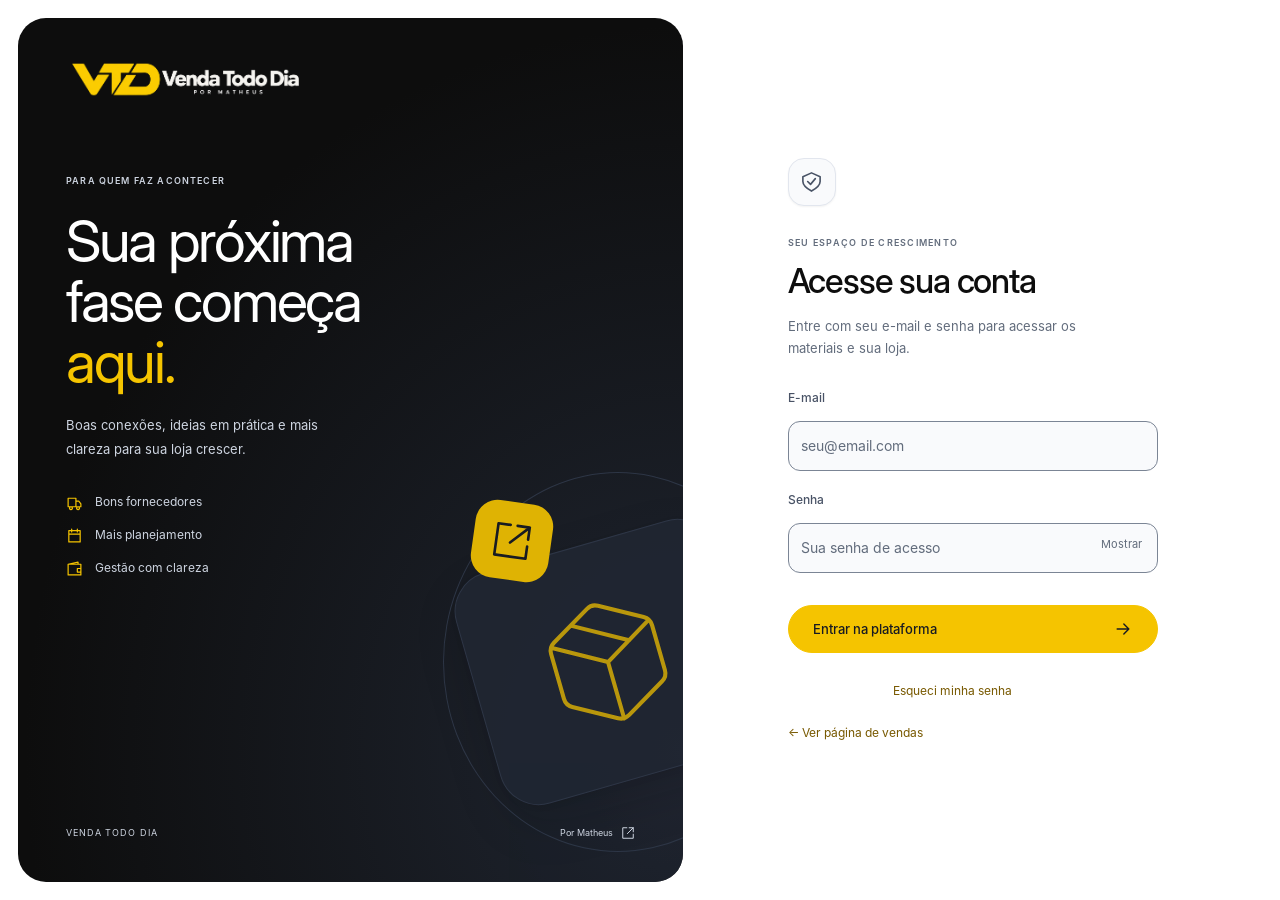
<file: index.html>
<!doctype html>
<html lang="pt-BR">
<head>
  <meta charset="utf-8">
  <meta name="viewport" content="width=device-width,initial-scale=1">
  <meta name="theme-color" content="#F5F7FA">
  <meta name="description" content="Fornecedores, calendário comercial, guia e controle financeiro para sua loja.">
  <title>VTD · Venda Todo Dia</title>
  <link rel="stylesheet" href="styles.css">
  <link rel="stylesheet" href="styles-master.css?v=20261031-master-layout">
  <link rel="stylesheet" href="styles-ui.css">
  <link rel="stylesheet" href="brand.css">
  <link rel="stylesheet" href="finance-v2.css?v=20261031-finance">
  <link rel="stylesheet" href="design-system/tokens.css?v=20261030">
  <link rel="stylesheet" href="design-system/vtd.css?v=20261030-dashboard">
  <link rel="stylesheet" href="design-system/dashboard.css?v=20261031-guide-video">
  <script defer src="data.js"></script>
  <script defer src="master.js?v=20261030-dashboard"></script>
  <script defer src="finance-ui.js?v=20261031-finance"></script>
  <link rel="stylesheet" href="pricing.css?v=20261116-live">
  <script defer src="pricing.js?v=20261116-live"></script>
  <link rel="stylesheet" href="home-shortcuts.css?v=20261116">
  <link rel="stylesheet" href="suppliers.css?v=20261116">
  <script defer src="app.js?v=20261120-future-charts"></script>
</head>
<body>
  <a class="skip-link" href="#main">Pular para o conteúdo</a>
  <div id="page-progress" role="status" aria-live="polite" hidden>Carregando…</div>
  <div id="app"></div>
  <dialog id="modal"></dialog>
  <div id="toast" role="status" aria-live="polite"></div>
  <noscript><p>Ative o JavaScript no navegador para acessar a plataforma VTD.</p></noscript>
</body>
</html>
</file>
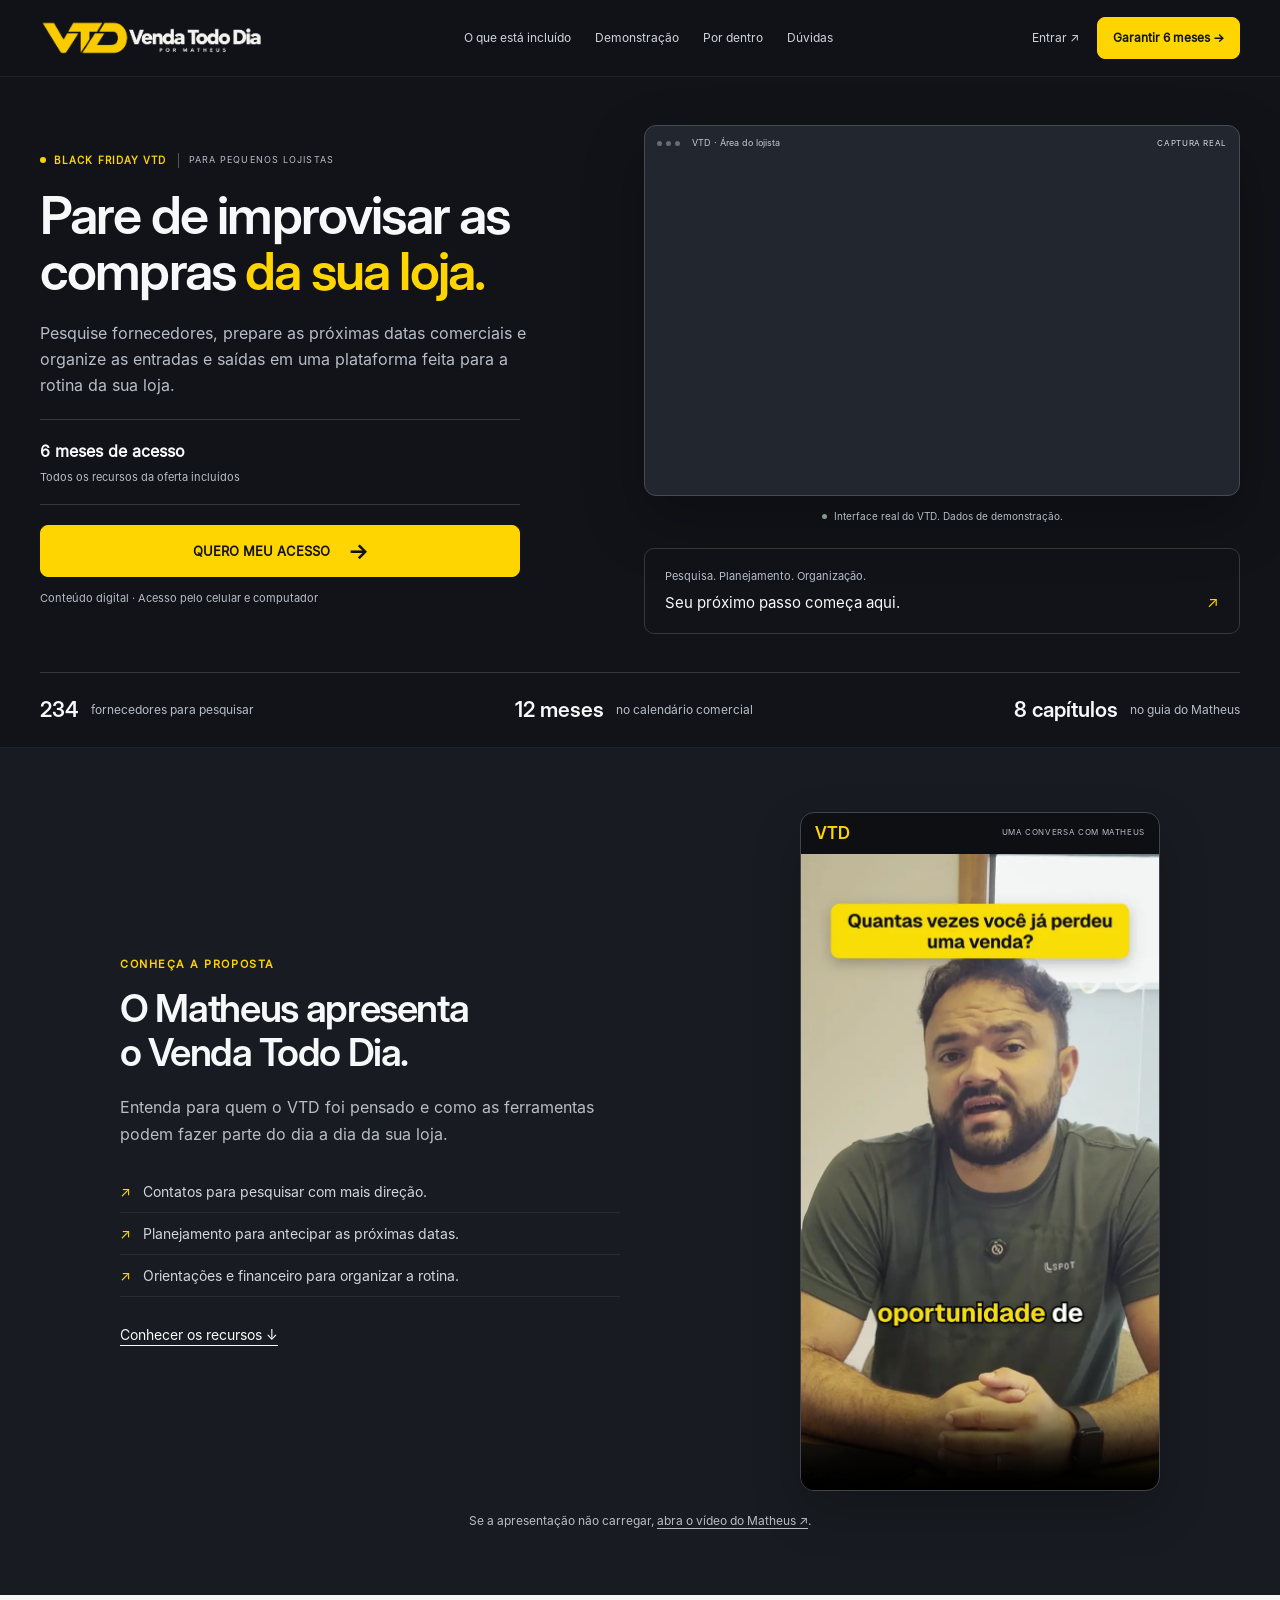
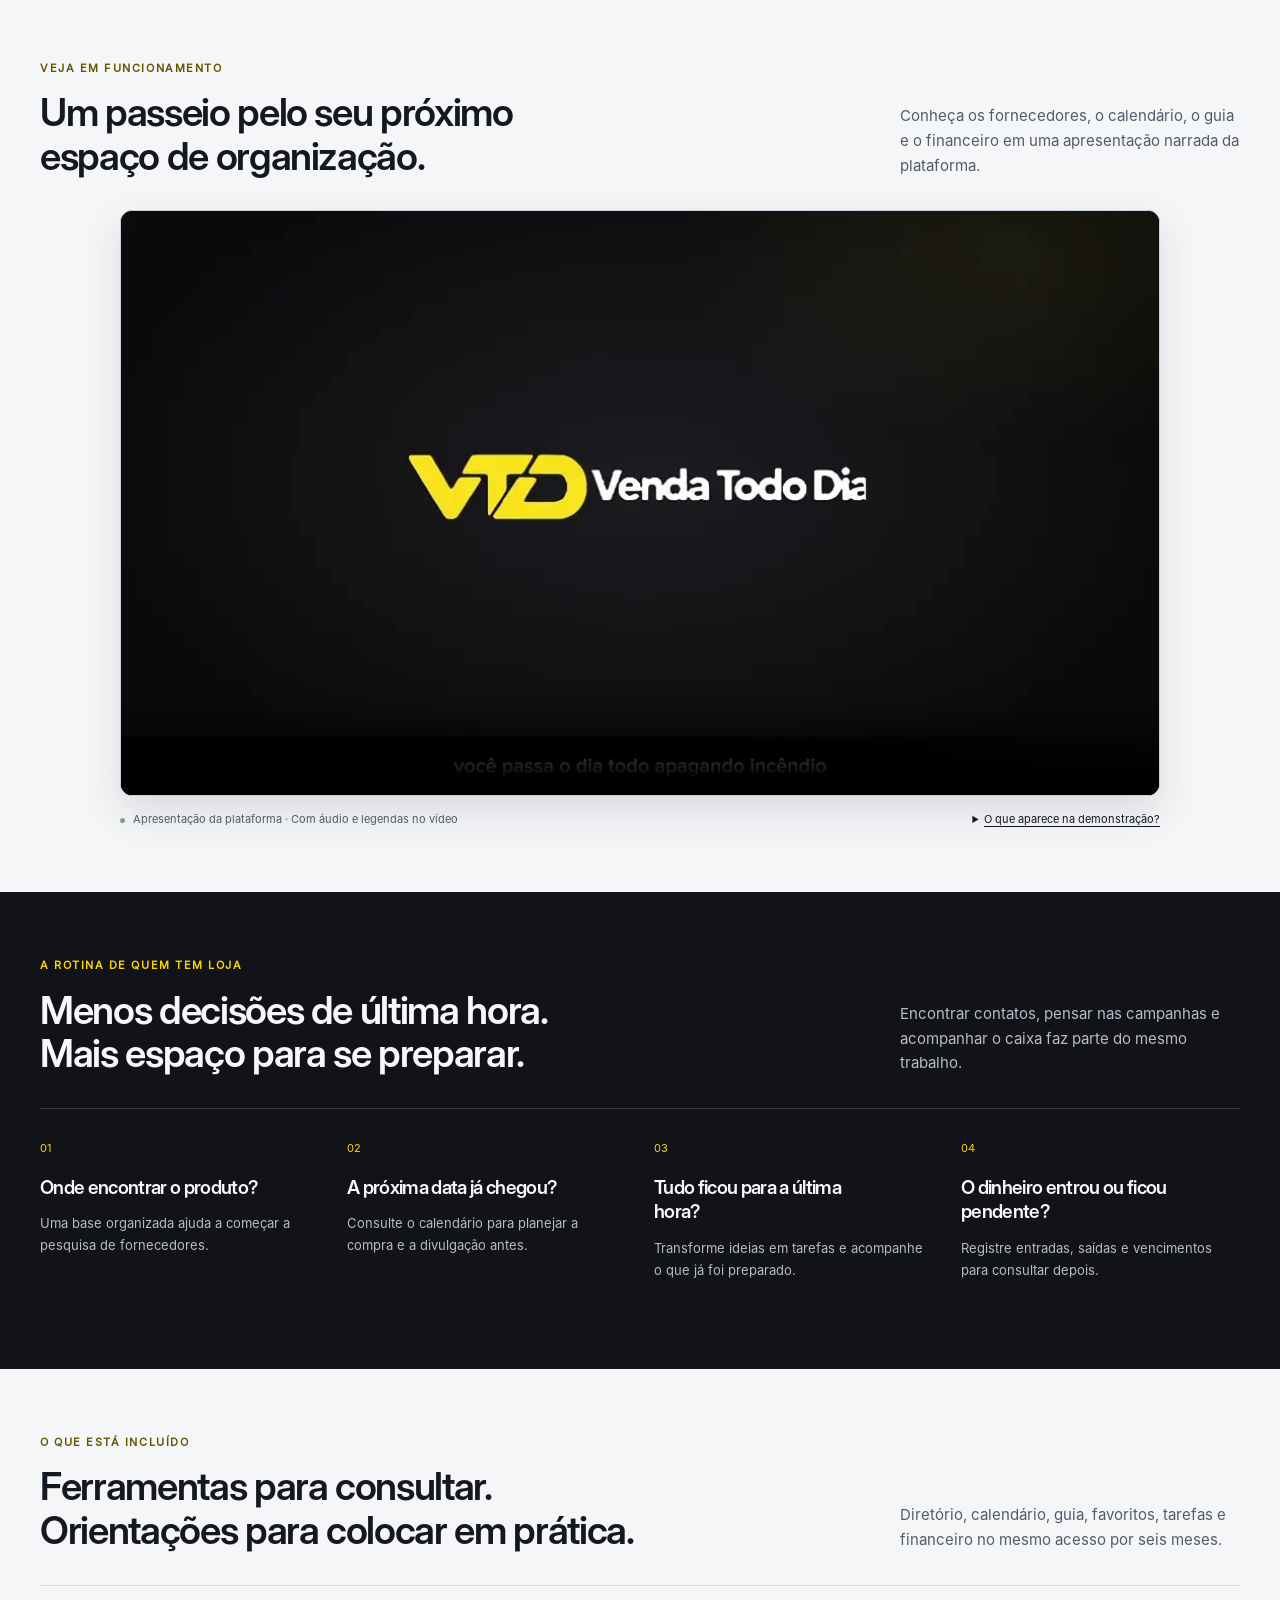
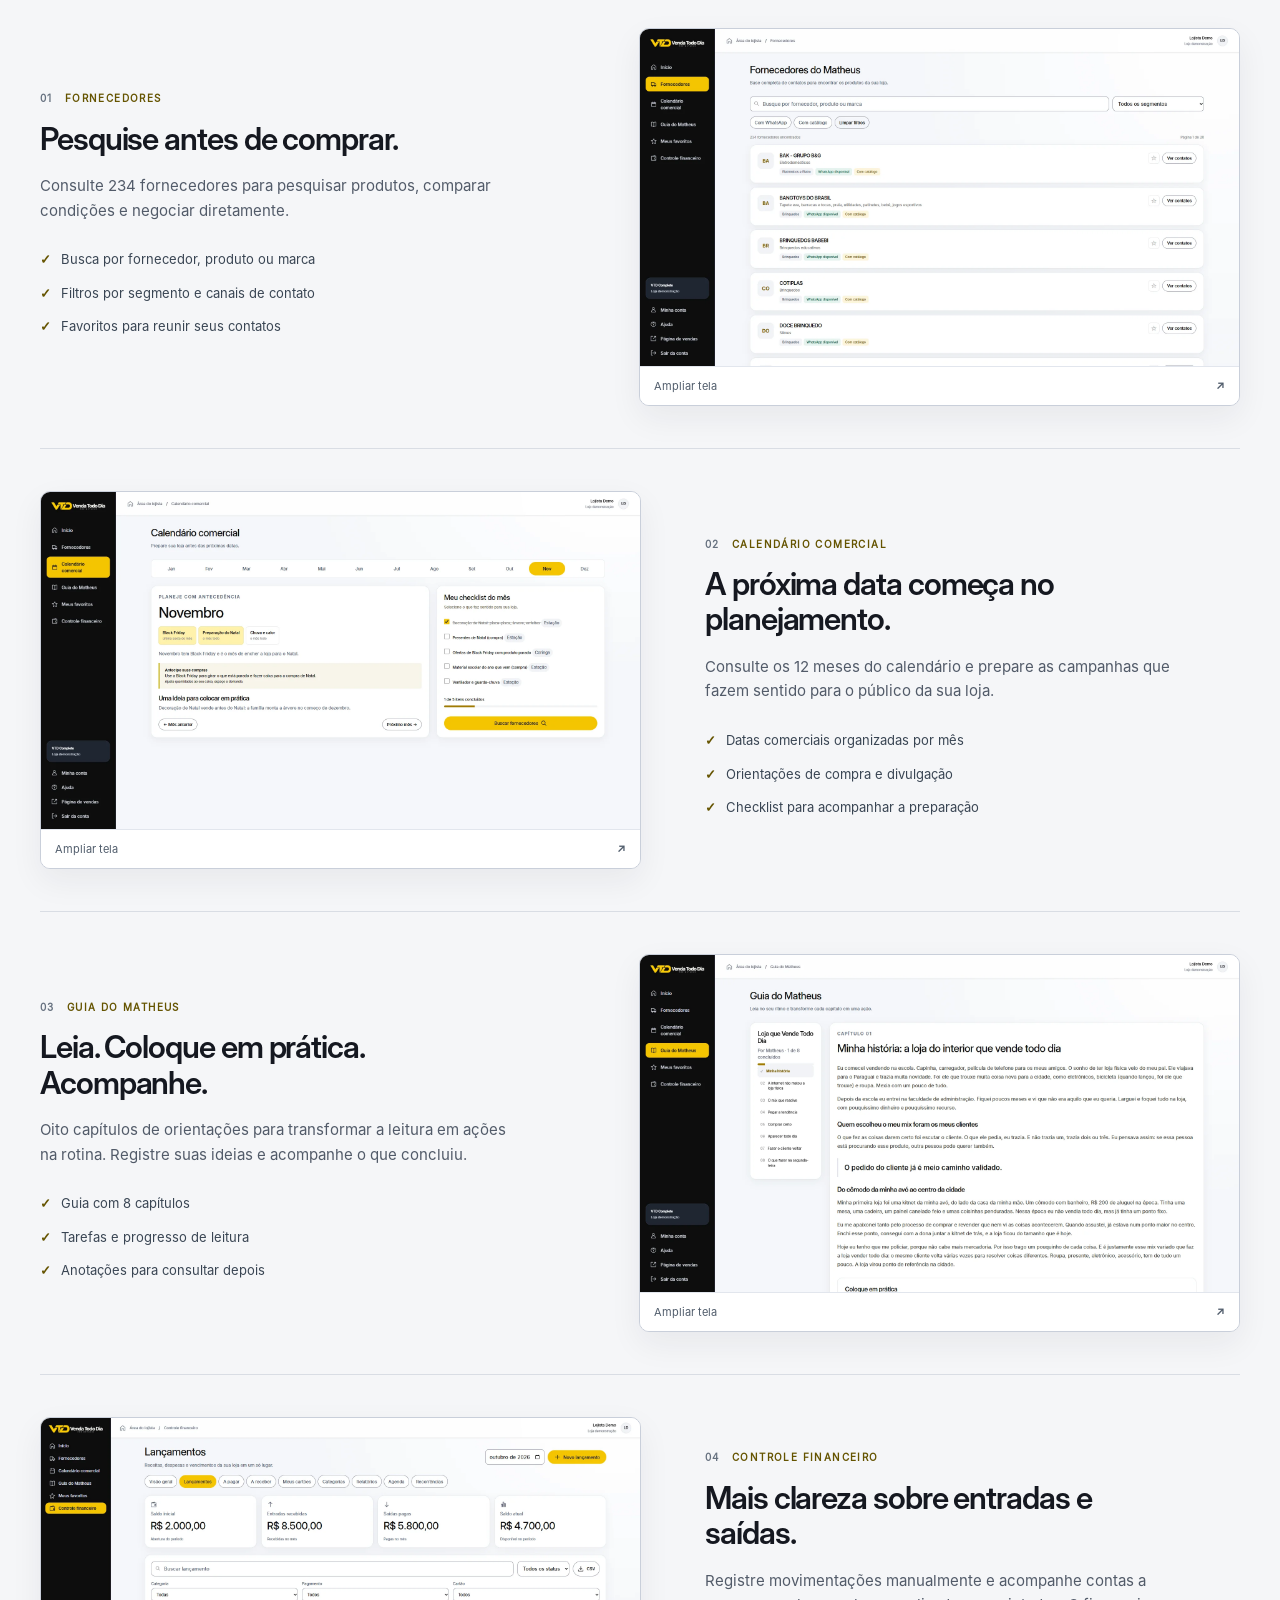
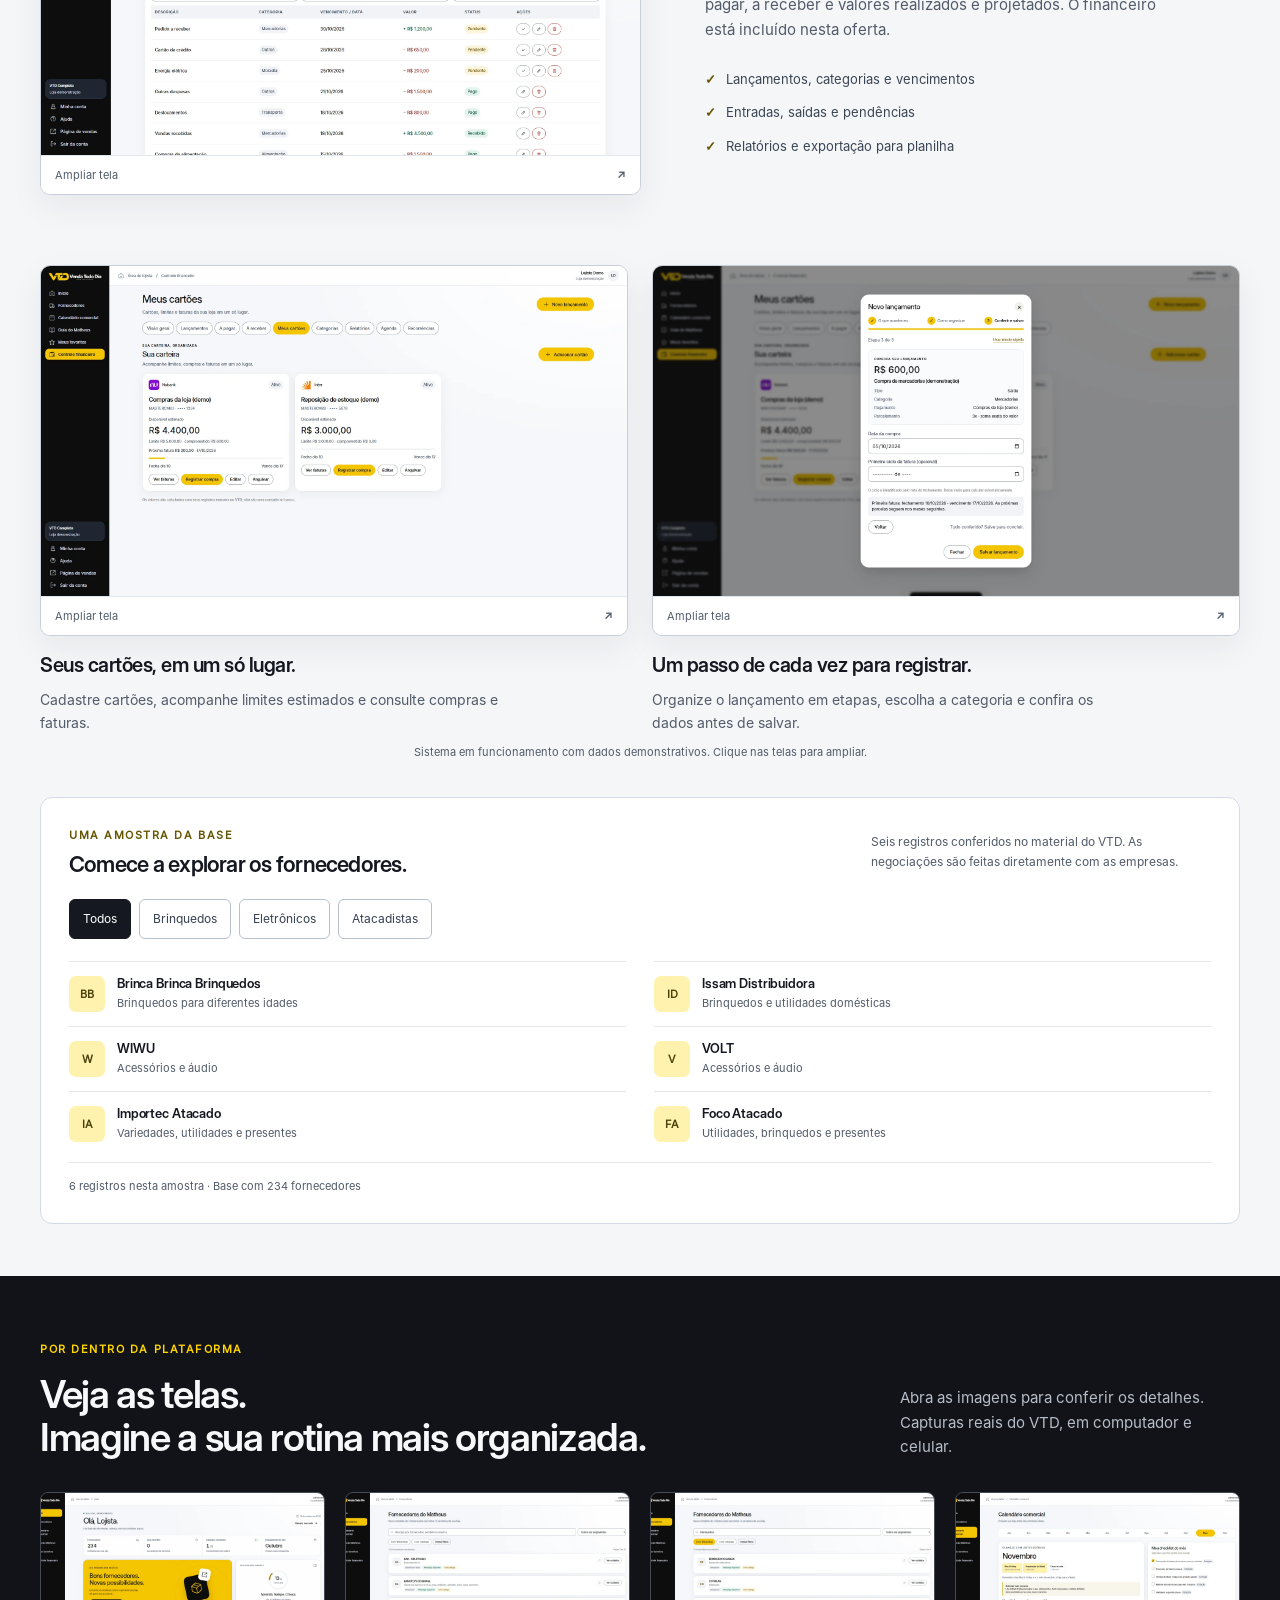
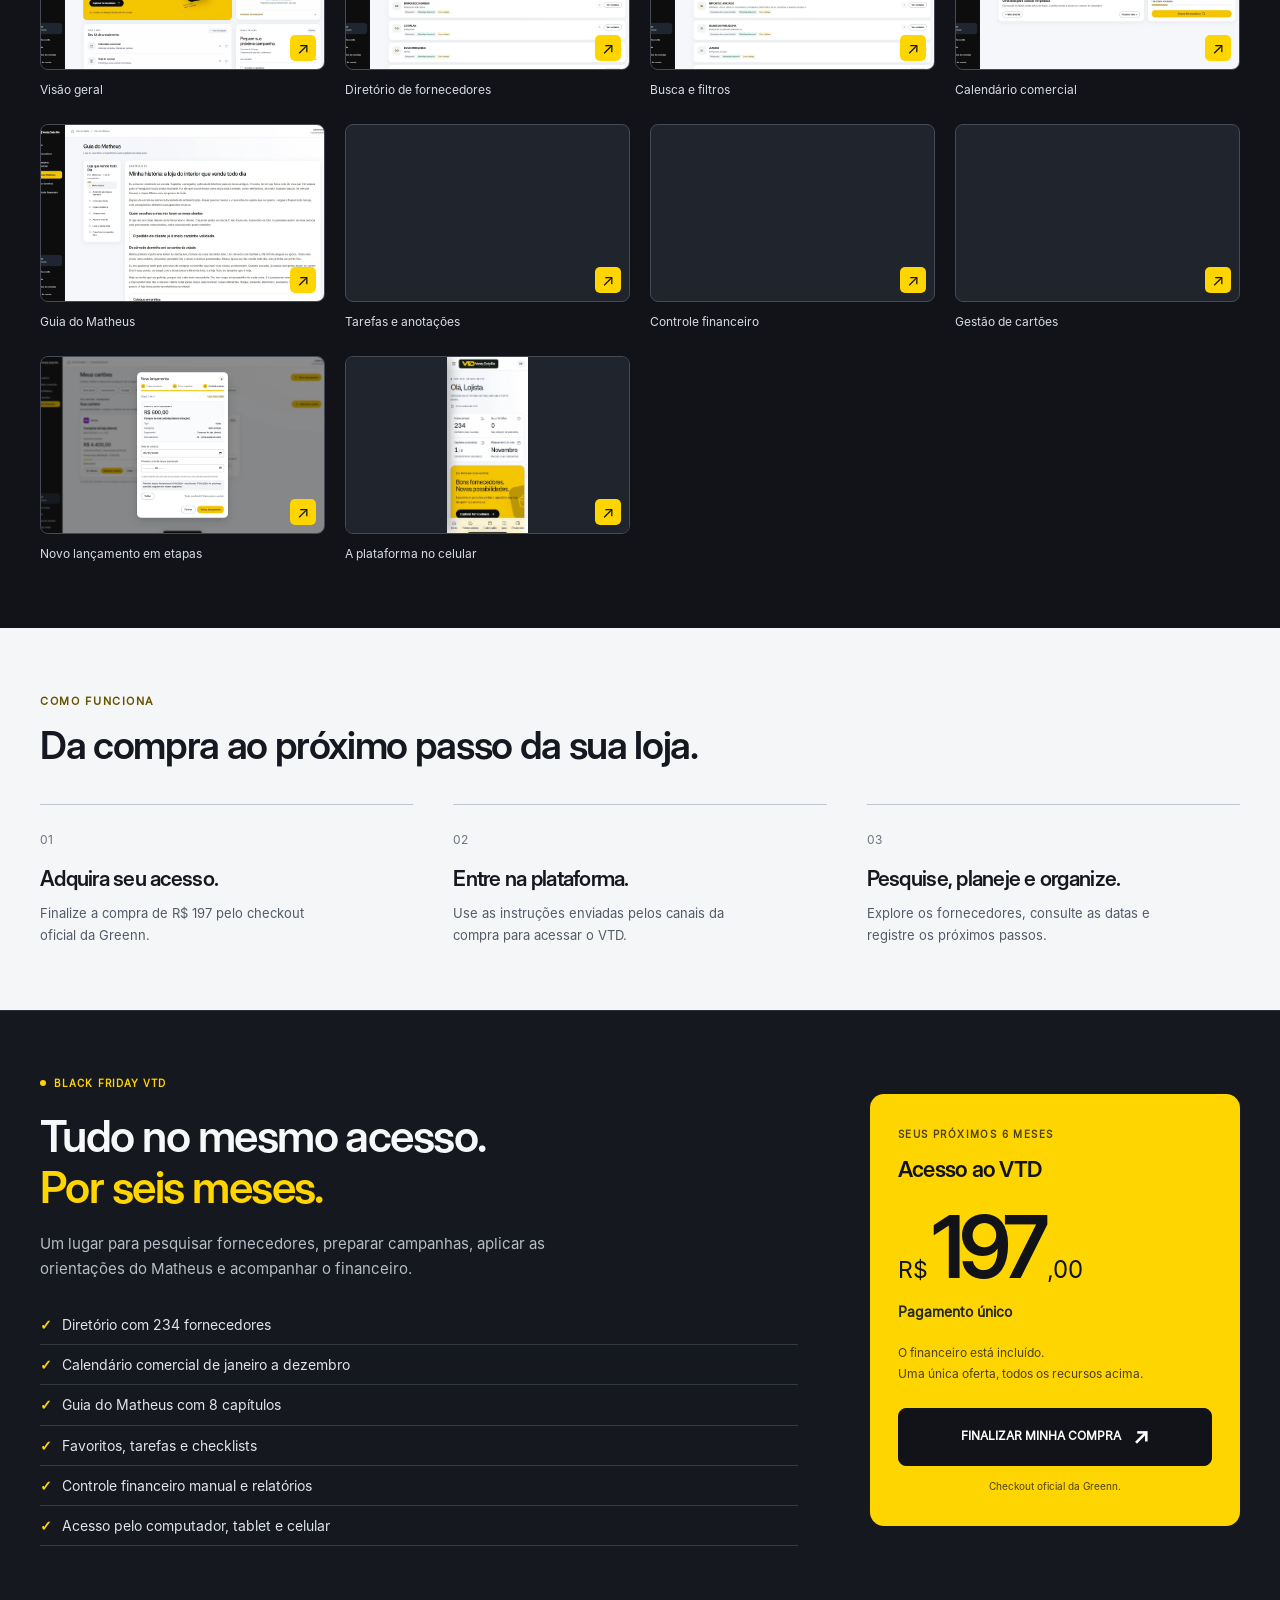
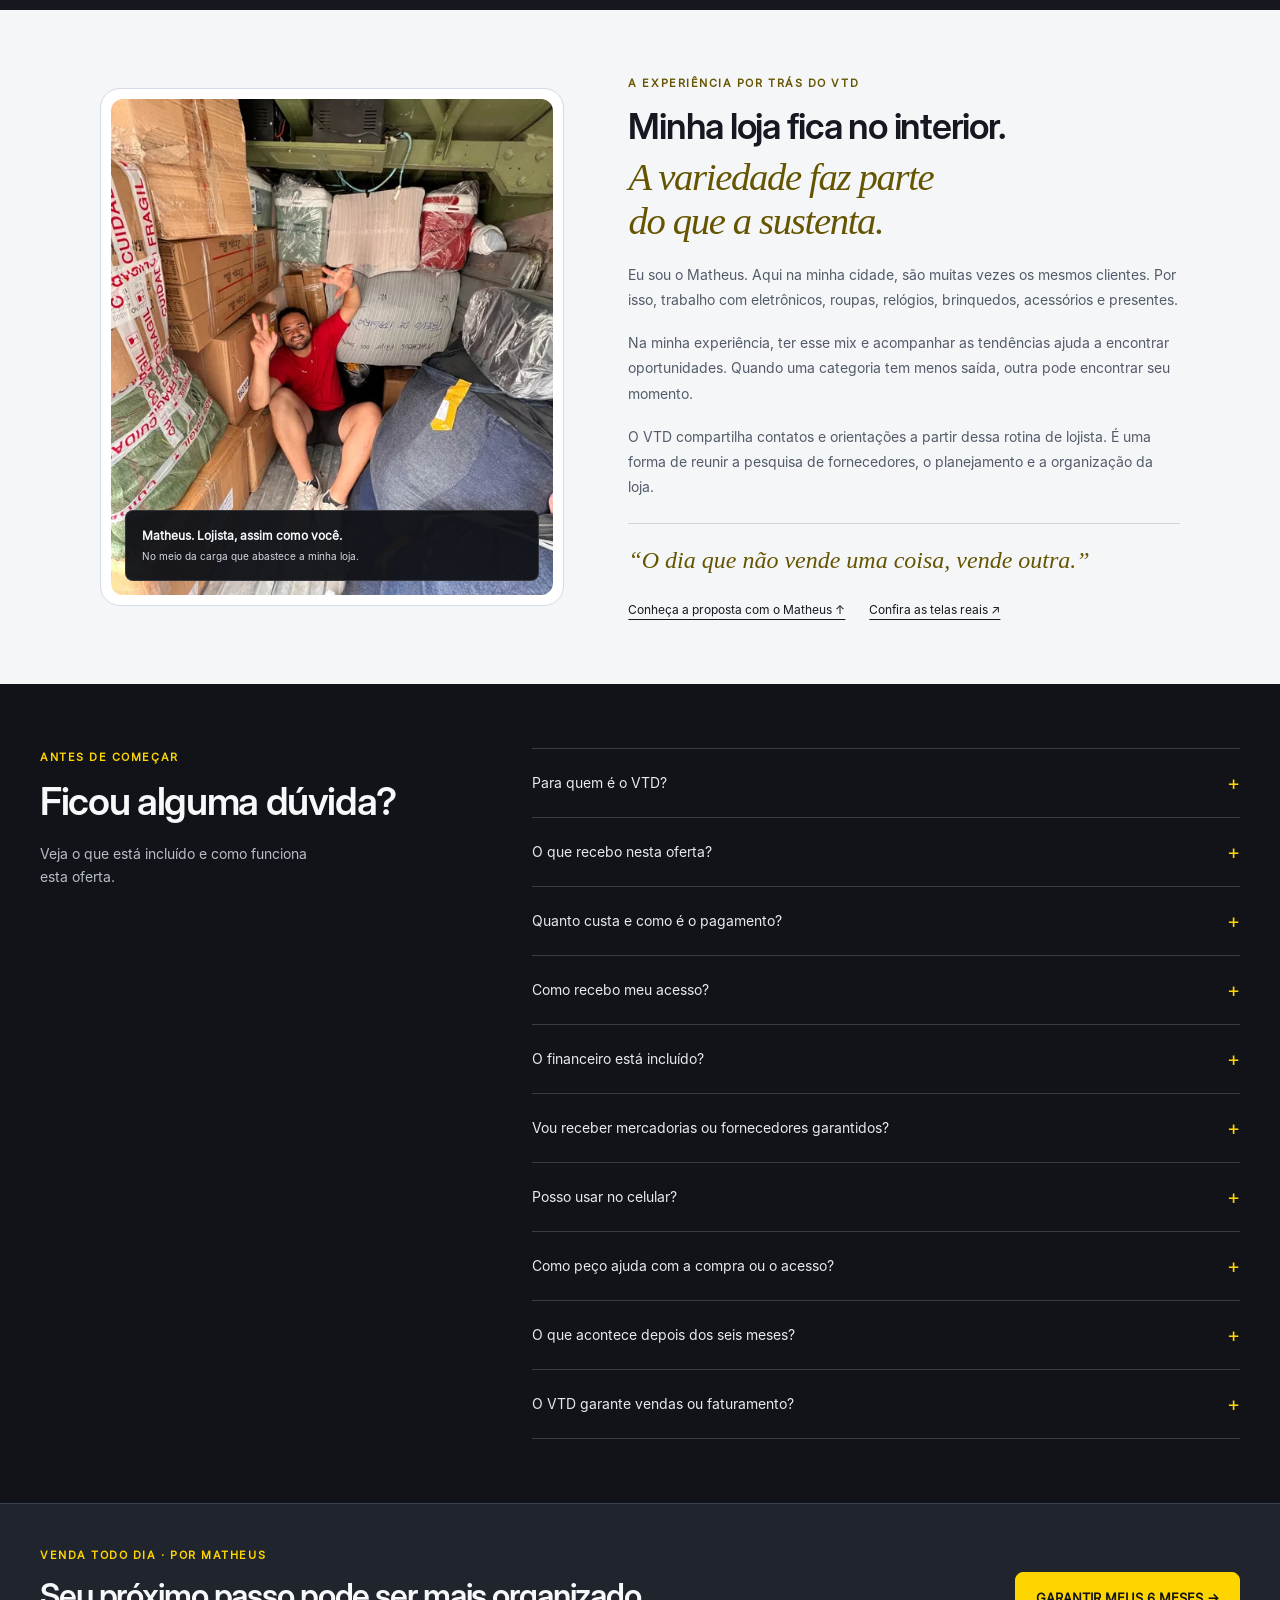
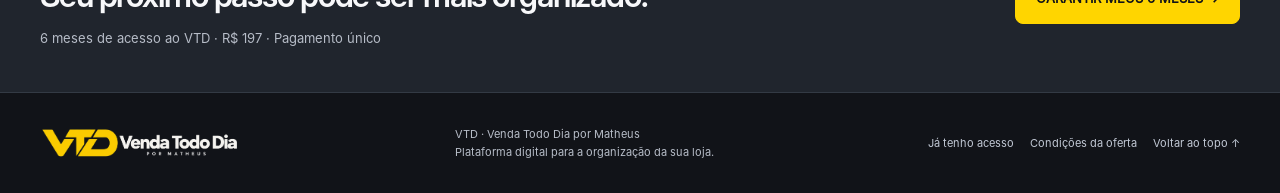
<file: lp/index.html>
<!doctype html>
<html lang="pt-BR"><head>
<meta charset="utf-8"><meta name="viewport" content="width=device-width,initial-scale=1"><meta name="theme-color" content="#111318">
<title>VTD Black Friday — 6 meses de acesso por R$ 197</title>
<meta name="description" content="Pesquise 234 fornecedores, prepare as próximas datas e organize sua loja com o guia do Matheus e controle financeiro. 6 meses por R$ 197, pagamento único.">
<link rel="canonical" href="https://vendatododia.online/lp/">
<meta property="og:type" content="website"><meta property="og:locale" content="pt_BR"><meta property="og:site_name" content="Venda Todo Dia">
<meta property="og:title" content="VTD Black Friday — sua loja mais organizada"><meta property="og:description" content="Fornecedores, calendário, guia prático e financeiro. 6 meses por R$ 197 em pagamento único.">
<meta property="og:url" content="https://vendatododia.online/lp/"><meta property="og:image" content="https://vendatododia.online/assets/images/vtd-compartilhar.jpg">
<meta property="og:image:width" content="1200"><meta property="og:image:height" content="630"><meta property="og:image:alt" content="VTD Black Friday, seis meses por R$ 197 e uma captura real da plataforma">
<meta name="twitter:card" content="summary_large_image"><link rel="icon" type="image/png" sizes="64x64" href="../assets/icons/vtd-favicon.png"><link rel="apple-touch-icon" href="../assets/icons/vtd-apple-touch.png">
<link rel="preload" href="../design-system/fonts/InterDisplay-SemiBold.woff" as="font" type="font/woff" crossorigin><link rel="preload" href="../design-system/fonts/Inter-Regular.woff" as="font" type="font/woff" crossorigin>
<link rel="stylesheet" href="../assets/landing/black-friday.css?v=20261106-videos"><script defer src="../assets/landing/black-friday.js?v=20261106-videos"></script>
<script type="application/ld+json">{"@context":"https://schema.org","@type":"WebPage","name":"VTD Black Friday","url":"https://vendatododia.online/lp/","inLanguage":"pt-BR","description":"Plataforma digital para pesquisa de fornecedores, planejamento comercial e organização financeira de pequenos lojistas."}</script>
<!-- Meta Pixel -->
<script>
!function(f,b,e,v,n,t,s){
  if(f.fbq)return;
  n=f.fbq=function(){n.callMethod?n.callMethod.apply(n,arguments):n.queue.push(arguments)};
  if(!f._fbq)f._fbq=n;
  n.push=n;n.loaded=!0;n.version='2.0';n.queue=[];
  t=b.createElement(e);t.async=!0;t.src=v;
  s=b.getElementsByTagName(e)[0];s.parentNode.insertBefore(t,s);
}(window,document,'script','https://connect.facebook.net/en_US/fbevents.js');
window.fbq('init','516350327599033');
window.fbq('init','1325242681803162');
window.fbq('track','PageView');
</script>
</head><body id="top">
<noscript>
<img height="1" width="1" style="display:none" alt="" src="https://www.facebook.com/tr?id=516350327599033&amp;ev=PageView&amp;noscript=1">
<img height="1" width="1" style="display:none" alt="" src="https://www.facebook.com/tr?id=1325242681803162&amp;ev=PageView&amp;noscript=1">
</noscript>
<a class="skip-link" href="#conteudo">Pular para o conteúdo</a>
<header class="site-header"><div class="container header-inner"><a href="#top" class="brand" aria-label="Venda Todo Dia, início"><img draggable="false" class="brand-logo" src="../assets/images/vtd-logo.webp" width="1055" height="170" alt="VTD Venda Todo Dia por Matheus"></a>
<nav class="desktop-nav" aria-label="Navegação principal"><a href="#kit">O que está incluído</a><a href="#demonstracao">Demonstração</a><a href="#por-dentro">Por dentro</a><a href="#duvidas">Dúvidas</a></nav>
<div class="header-actions"><a class="login-link" href="https://vendatododia.online/#/login">Entrar ↗</a><a class="button button-small header-buy" data-payment-link href="#pagamento">Garantir 6 meses →</a>
<details class="mobile-menu"><summary aria-label="Abrir menu de navegação">Menu ☰</summary><nav aria-label="Navegação mobile"><a href="#kit">O que está incluído</a><a href="#demonstracao">Demonstração</a><a href="#por-dentro">Por dentro</a><a href="#acesso">A oferta</a><a href="#duvidas">Dúvidas</a></nav></details></div></div></header>
<main id="conteudo">
<section class="hero" aria-labelledby="hero-title"><div class="container"><div class="hero-layout">
<div class="hero-copy"><p class="campaign-label"><span aria-hidden="true"></span> BLACK FRIDAY VTD <b>PARA PEQUENOS LOJISTAS</b></p>
<h1 id="hero-title">Pare de improvisar as compras <em>da sua loja.</em></h1>
<p class="hero-description">Pesquise fornecedores, prepare as próximas datas comerciais e organize as entradas e saídas em uma plataforma feita para a rotina da sua loja.</p>
<div class="hero-offer"><div><strong>6 meses de acesso</strong><span>Todos os recursos da oferta incluídos</span></div></div>
<a class="button buy" data-payment-link href="#pagamento">QUERO MEU ACESSO <span aria-hidden="true">→</span></a><p class="hero-fine">Conteúdo digital · Acesso pelo celular e computador</p></div>
<figure class="hero-media"><div class="screen-frame"><div class="screen-top"><span class="screen-dots" aria-hidden="true"><i></i><i></i><i></i></span><span>VTD · Área do lojista</span><span class="live-label">CAPTURA REAL</span></div>
<img draggable="false" src="../assets/images/dashboard.webp" srcset="../assets/images/dashboard-960.webp 960w, ../assets/images/dashboard.webp 1920w" sizes="(max-width:960px) 92vw, 54vw" width="1920" height="1080" alt="Dashboard real do VTD com fornecedores, guia e planejamento. Dados de demonstração." fetchpriority="high" decoding="async"></div>
<figcaption><span class="caption-dot" aria-hidden="true"></span> Interface real do VTD. Dados de demonstração.</figcaption>
<div class="media-note"><span>Pesquisa. Planejamento. Organização.</span><b>Seu próximo passo começa aqui. <span aria-hidden="true">↗</span></b></div></figure></div>
<div class="hero-facts" aria-label="Conteúdo da plataforma"><span><strong>234</strong> fornecedores para pesquisar</span><span><strong>12 meses</strong> no calendário comercial</span><span><strong>8 capítulos</strong> no guia do Matheus</span></div></div></section>

<section class="section presenter-section" id="vsl" aria-labelledby="presenter-title"><div class="container presenter-layout">
<div class="presenter-copy"><p class="eyebrow">CONHEÇA A PROPOSTA</p><h2 id="presenter-title">O Matheus apresenta<br>o Venda Todo Dia.</h2><p>Entenda para quem o VTD foi pensado e como as ferramentas podem fazer parte do dia a dia da sua loja.</p>
<ul class="plain-list"><li>Contatos para pesquisar com mais direção.</li><li>Planejamento para antecipar as próximas datas.</li><li>Orientações e financeiro para organizar a rotina.</li></ul><a class="text-link" href="#kit">Conhecer os recursos ↓</a></div>
<div class="presenter-player" id="matheus-player" aria-label="Apresentação em vídeo com Matheus"><div class="player-brand"><span>VTD</span><small>UMA CONVERSA COM MATHEUS</small></div>
<div class="portrait-stage" id="matheus-stage"><video id="matheus-video" controls playsinline preload="none" poster="../assets/images/vtd-matheus-poster.webp" width="720" height="1280" aria-label="Uma conversa com Matheus: apresentação do Venda Todo Dia"><source src="../assets/videos/vtd-conversa-matheus-20261106.mp4" type="video/mp4">Seu navegador não suporta o vídeo. <a href="../assets/videos/vtd-conversa-matheus-20261106.mp4">Abrir apresentação do Matheus</a>.</video></div>
</div></div>
<p class="container player-fallback">Se a apresentação não carregar, <a href="../assets/videos/vtd-conversa-matheus-20261106.mp4" target="_blank" rel="noopener noreferrer">abra o vídeo do Matheus ↗</a>.</p></section>

<section class="section light-section" id="demonstracao" aria-labelledby="demo-title"><div class="container"><div class="section-heading"><div><p class="eyebrow">VEJA EM FUNCIONAMENTO</p><h2 id="demo-title">Um passeio pelo seu próximo<br>espaço de organização.</h2></div><p>Conheça os fornecedores, o calendário, o guia e o financeiro em uma apresentação narrada da plataforma.</p></div>
<div class="demo-video-frame"><video id="vtd-demo" controls playsinline preload="none" poster="../assets/images/vtd-apresentacao-poster.webp" width="1024" height="576" aria-label="Apresentação narrada da plataforma Venda Todo Dia"><source src="../assets/videos/vtd-apresentacao-20261106.mp4" type="video/mp4">Seu navegador não suporta o vídeo. <a href="../assets/videos/vtd-apresentacao-20261106.mp4">Abrir demonstração</a>.</video></div>
<div class="demo-caption"><span class="caption-dot" aria-hidden="true"></span><p>Apresentação da plataforma · Com áudio e legendas no vídeo</p><details><summary>O que aparece na demonstração?</summary><p>Uma apresentação narrada dos recursos do VTD: pesquisa de fornecedores, calendário comercial, guia do Matheus e controle financeiro.</p></details></div></div></section>

<section class="section problem-section" aria-labelledby="problem-title"><div class="container"><div class="section-heading"><div><p class="eyebrow">A ROTINA DE QUEM TEM LOJA</p><h2 id="problem-title">Menos decisões de última hora.<br>Mais espaço para se preparar.</h2></div><p>Encontrar contatos, pensar nas campanhas e acompanhar o caixa faz parte do mesmo trabalho.</p></div>
<div class="pain-list"><article><span>01</span><h3>Onde encontrar o produto?</h3><p>Uma base organizada ajuda a começar a pesquisa de fornecedores.</p></article><article><span>02</span><h3>A próxima data já chegou?</h3><p>Consulte o calendário para planejar a compra e a divulgação antes.</p></article><article><span>03</span><h3>Tudo ficou para a última hora?</h3><p>Transforme ideias em tarefas e acompanhe o que já foi preparado.</p></article><article><span>04</span><h3>O dinheiro entrou ou ficou pendente?</h3><p>Registre entradas, saídas e vencimentos para consultar depois.</p></article></div></div></section>

<section class="section resources-section light-section" id="kit" aria-labelledby="resources-title"><div class="container"><div class="section-heading"><div><p class="eyebrow">O QUE ESTÁ INCLUÍDO</p><h2 id="resources-title">Ferramentas para consultar.<br>Orientações para colocar em prática.</h2></div><p>Diretório, calendário, guia, favoritos, tarefas e financeiro no mesmo acesso por seis meses.</p></div>
<article class="module-row"><div class="module-copy"><p class="eyebrow"><span>01</span> FORNECEDORES</p><h3>Pesquise antes de comprar.</h3><p>Consulte 234 fornecedores para pesquisar produtos, comparar condições e negociar diretamente.</p><ul class="check-list"><li>Busca por fornecedor, produto ou marca</li><li>Filtros por segmento e canais de contato</li><li>Favoritos para reunir seus contatos</li></ul></div><a draggable="false" class="module-shot" href="../assets/images/fornecedores.webp" data-lightbox data-title="Diretório real de fornecedores do VTD" aria-label="Ampliar: Diretório real de fornecedores do VTD"><img draggable="false" src="../assets/images/fornecedores.webp" width="1920" height="1080" loading="lazy" decoding="async" alt="Diretório real de fornecedores do VTD"><span>Ampliar tela <b aria-hidden="true">↗</b></span></a></article><article class="module-row"><div class="module-copy"><p class="eyebrow"><span>02</span> CALENDÁRIO COMERCIAL</p><h3>A próxima data começa no planejamento.</h3><p>Consulte os 12 meses do calendário e prepare as campanhas que fazem sentido para o público da sua loja.</p><ul class="check-list"><li>Datas comerciais organizadas por mês</li><li>Orientações de compra e divulgação</li><li>Checklist para acompanhar a preparação</li></ul></div><a draggable="false" class="module-shot" href="../assets/images/calendario.webp" data-lightbox data-title="Calendário e checklist de novembro no VTD" aria-label="Ampliar: Calendário e checklist de novembro no VTD"><img draggable="false" src="../assets/images/calendario.webp" width="1920" height="1080" loading="lazy" decoding="async" alt="Calendário e checklist de novembro no VTD"><span>Ampliar tela <b aria-hidden="true">↗</b></span></a></article><article class="module-row"><div class="module-copy"><p class="eyebrow"><span>03</span> GUIA DO MATHEUS</p><h3>Leia. Coloque em prática. Acompanhe.</h3><p>Oito capítulos de orientações para transformar a leitura em ações na rotina. Registre suas ideias e acompanhe o que concluiu.</p><ul class="check-list"><li>Guia com 8 capítulos</li><li>Tarefas e progresso de leitura</li><li>Anotações para consultar depois</li></ul></div><a draggable="false" class="module-shot" href="../assets/images/guia.webp" data-lightbox data-title="Guia real do Matheus, capítulos e progresso" aria-label="Ampliar: Guia real do Matheus, capítulos e progresso"><img draggable="false" src="../assets/images/guia.webp" width="1920" height="1080" loading="lazy" decoding="async" alt="Guia real do Matheus, capítulos e progresso"><span>Ampliar tela <b aria-hidden="true">↗</b></span></a></article><article class="module-row"><div class="module-copy"><p class="eyebrow"><span>04</span> CONTROLE FINANCEIRO</p><h3>Mais clareza sobre entradas e saídas.</h3><p>Registre movimentações manualmente e acompanhe contas a pagar, a receber e valores realizados e projetados. O financeiro está incluído nesta oferta.</p><ul class="check-list"><li>Lançamentos, categorias e vencimentos</li><li>Entradas, saídas e pendências</li><li>Relatórios e exportação para planilha</li></ul></div><a draggable="false" class="module-shot" href="../assets/images/financeiro.webp" data-lightbox data-title="Lançamentos financeiros reais com valores fictícios" aria-label="Ampliar: Lançamentos financeiros reais com valores fictícios"><img draggable="false" src="../assets/images/financeiro.webp" width="1920" height="1080" loading="lazy" decoding="async" alt="Lançamentos financeiros reais com valores fictícios"><span>Ampliar tela <b aria-hidden="true">↗</b></span></a></article>
<div class="finance-preview-grid" aria-label="Cartões e lançamentos no VTD">
<figure class="finance-preview"><a draggable="false" class="module-shot" href="../assets/images/gestao-cartoes.webp" data-lightbox data-title="Gestão de cartões — dados de demonstração" aria-label="Ampliar: Gestão de cartões"><img draggable="false" src="../assets/images/gestao-cartoes.webp" width="1920" height="1080" loading="lazy" decoding="async" alt="Carteira real do VTD com cartões de demonstração, limites estimados e acesso às faturas"><span>Ampliar tela <b aria-hidden="true">↗</b></span></a><figcaption><strong>Seus cartões, em um só lugar.</strong><p>Cadastre cartões, acompanhe limites estimados e consulte compras e faturas.</p></figcaption></figure>
<figure class="finance-preview"><a draggable="false" class="module-shot" href="../assets/images/novo-lancamento.webp" data-lightbox data-title="Novo lançamento em etapas — dados de demonstração" aria-label="Ampliar: Novo lançamento em etapas"><img draggable="false" src="../assets/images/novo-lancamento.webp" width="1920" height="1080" loading="lazy" decoding="async" alt="Formulário real de novo lançamento no VTD, com revisão de uma compra fictícia em três parcelas"><span>Ampliar tela <b aria-hidden="true">↗</b></span></a><figcaption><strong>Um passo de cada vez para registrar.</strong><p>Organize o lançamento em etapas, escolha a categoria e confira os dados antes de salvar.</p></figcaption></figure>
</div>
<p class="media-disclosure">Sistema em funcionamento com dados demonstrativos. Clique nas telas para ampliar.</p>
<div class="supplier-sample"><div class="sample-heading"><div><p class="eyebrow">UMA AMOSTRA DA BASE</p><h3>Comece a explorar os fornecedores.</h3></div><p>Seis registros conferidos no material do VTD. As negociações são feitas diretamente com as empresas.</p></div>
<div class="sample-tabs" role="tablist" aria-label="Filtrar amostra de fornecedores"><button id="sample-all" role="tab" aria-controls="sample-results" aria-selected="true" data-filter="todos">Todos</button><button id="sample-toys" role="tab" aria-controls="sample-results" aria-selected="false" tabindex="-1" data-filter="brinquedos">Brinquedos</button><button id="sample-tech" role="tab" aria-controls="sample-results" aria-selected="false" tabindex="-1" data-filter="eletronicos">Eletrônicos</button><button id="sample-wholesale" role="tab" aria-controls="sample-results" aria-selected="false" tabindex="-1" data-filter="atacadistas">Atacadistas</button></div>
<div class="sample-results" id="sample-results" role="tabpanel" aria-labelledby="sample-all"><article class="sample-row" data-groups="brinquedos atacadistas"><span class="sample-initial" aria-hidden="true">BB</span><div><h4>Brinca Brinca Brinquedos</h4><p>Brinquedos para diferentes idades</p></div></article><article class="sample-row" data-groups="brinquedos atacadistas"><span class="sample-initial" aria-hidden="true">ID</span><div><h4>Issam Distribuidora</h4><p>Brinquedos e utilidades domésticas</p></div></article><article class="sample-row" data-groups="eletronicos"><span class="sample-initial" aria-hidden="true">W</span><div><h4>WIWU</h4><p>Acessórios e áudio</p></div></article><article class="sample-row" data-groups="eletronicos"><span class="sample-initial" aria-hidden="true">V</span><div><h4>VOLT</h4><p>Acessórios e áudio</p></div></article><article class="sample-row" data-groups="atacadistas brinquedos"><span class="sample-initial" aria-hidden="true">IA</span><div><h4>Importec Atacado</h4><p>Variedades, utilidades e presentes</p></div></article><article class="sample-row" data-groups="atacadistas brinquedos"><span class="sample-initial" aria-hidden="true">FA</span><div><h4>Foco Atacado</h4><p>Utilidades, brinquedos e presentes</p></div></article></div><p class="sample-count" aria-live="polite">6 registros nesta amostra · Base com 234 fornecedores</p></div></div></section>

<section class="section gallery-section" id="por-dentro" aria-labelledby="gallery-title"><div class="container"><div class="section-heading"><div><p class="eyebrow">POR DENTRO DA PLATAFORMA</p><h2 id="gallery-title">Veja as telas.<br>Imagine a sua rotina mais organizada.</h2></div><p>Abra as imagens para conferir os detalhes. Capturas reais do VTD, em computador e celular.</p></div><div class="gallery"><figure class="gallery-item"><a draggable="false" href="../assets/images/dashboard.webp" data-lightbox data-title="Visão geral — dados de demonstração" aria-label="Ampliar: Visão geral"><img draggable="false" src="../assets/images/dashboard.webp" width="1920" height="1080" loading="lazy" decoding="async" alt="Visão geral no sistema real VTD, com dados demonstrativos"><span aria-hidden="true">↗</span></a><figcaption>Visão geral</figcaption></figure><figure class="gallery-item"><a draggable="false" href="../assets/images/fornecedores.webp" data-lightbox data-title="Diretório de fornecedores — dados de demonstração" aria-label="Ampliar: Diretório de fornecedores"><img draggable="false" src="../assets/images/fornecedores.webp" width="1920" height="1080" loading="lazy" decoding="async" alt="Diretório de fornecedores no sistema real VTD, com dados demonstrativos"><span aria-hidden="true">↗</span></a><figcaption>Diretório de fornecedores</figcaption></figure><figure class="gallery-item"><a draggable="false" href="../assets/images/busca-fornecedores.webp" data-lightbox data-title="Busca e filtros — dados de demonstração" aria-label="Ampliar: Busca e filtros"><img draggable="false" src="../assets/images/busca-fornecedores.webp" width="1920" height="1080" loading="lazy" decoding="async" alt="Busca e filtros no sistema real VTD, com dados demonstrativos"><span aria-hidden="true">↗</span></a><figcaption>Busca e filtros</figcaption></figure><figure class="gallery-item"><a draggable="false" href="../assets/images/calendario.webp" data-lightbox data-title="Calendário comercial — dados de demonstração" aria-label="Ampliar: Calendário comercial"><img draggable="false" src="../assets/images/calendario.webp" width="1920" height="1080" loading="lazy" decoding="async" alt="Calendário comercial no sistema real VTD, com dados demonstrativos"><span aria-hidden="true">↗</span></a><figcaption>Calendário comercial</figcaption></figure><figure class="gallery-item"><a draggable="false" href="../assets/images/guia.webp" data-lightbox data-title="Guia do Matheus — dados de demonstração" aria-label="Ampliar: Guia do Matheus"><img draggable="false" src="../assets/images/guia.webp" width="1920" height="1080" loading="lazy" decoding="async" alt="Guia do Matheus no sistema real VTD, com dados demonstrativos"><span aria-hidden="true">↗</span></a><figcaption>Guia do Matheus</figcaption></figure><figure class="gallery-item"><a draggable="false" href="../assets/images/tarefas.webp" data-lightbox data-title="Tarefas e anotações — dados de demonstração" aria-label="Ampliar: Tarefas e anotações"><img draggable="false" src="../assets/images/tarefas.webp" width="1920" height="1080" loading="lazy" decoding="async" alt="Tarefas e anotações no sistema real VTD, com dados demonstrativos"><span aria-hidden="true">↗</span></a><figcaption>Tarefas e anotações</figcaption></figure><figure class="gallery-item"><a draggable="false" href="../assets/images/financeiro.webp" data-lightbox data-title="Controle financeiro — dados de demonstração" aria-label="Ampliar: Controle financeiro"><img draggable="false" src="../assets/images/financeiro.webp" width="1920" height="1080" loading="lazy" decoding="async" alt="Controle financeiro no sistema real VTD, com dados demonstrativos"><span aria-hidden="true">↗</span></a><figcaption>Controle financeiro</figcaption></figure><figure class="gallery-item"><a draggable="false" href="../assets/images/gestao-cartoes.webp" data-lightbox data-title="Gestão de cartões — dados de demonstração" aria-label="Ampliar: Gestão de cartões"><img draggable="false" src="../assets/images/gestao-cartoes.webp" width="1920" height="1080" loading="lazy" decoding="async" alt="Carteira real do VTD com cartões, limites estimados e faturas fictícios"><span aria-hidden="true">↗</span></a><figcaption>Gestão de cartões</figcaption></figure><figure class="gallery-item"><a draggable="false" href="../assets/images/novo-lancamento.webp" data-lightbox data-title="Novo lançamento em etapas — dados de demonstração" aria-label="Ampliar: Novo lançamento em etapas"><img draggable="false" src="../assets/images/novo-lancamento.webp" width="1920" height="1080" loading="lazy" decoding="async" alt="Revisão de um lançamento fictício no formulário guiado do VTD"><span aria-hidden="true">↗</span></a><figcaption>Novo lançamento em etapas</figcaption></figure><figure class="gallery-item"><a draggable="false" href="../assets/images/plataforma-mobile.webp" data-lightbox data-title="A plataforma no celular — dados de demonstração" aria-label="Ampliar: A plataforma no celular"><img draggable="false" src="../assets/images/plataforma-mobile.webp" width="390" height="844" loading="lazy" decoding="async" alt="A plataforma no celular no sistema real VTD, com dados demonstrativos"><span aria-hidden="true">↗</span></a><figcaption>A plataforma no celular</figcaption></figure></div></div></section>

<section class="section steps-section light-section" id="como-funciona" aria-labelledby="steps-title"><div class="container"><p class="eyebrow">COMO FUNCIONA</p><h2 id="steps-title">Da compra ao próximo passo da sua loja.</h2><div class="steps"><article><span>01</span><h3>Adquira seu acesso.</h3><p>Finalize a compra de R$ 197 pelo checkout oficial da Greenn.</p></article><article><span>02</span><h3>Entre na plataforma.</h3><p>Use as instruções enviadas pelos canais da compra para acessar o VTD.</p></article><article><span>03</span><h3>Pesquise, planeje e organize.</h3><p>Explore os fornecedores, consulte as datas e registre os próximos passos.</p></article></div></div></section>

<section class="section offer-section" id="acesso" aria-labelledby="offer-title"><div class="container offer-layout"><div class="offer-copy"><p class="campaign-label"><span aria-hidden="true"></span> BLACK FRIDAY VTD</p><h2 id="offer-title">Tudo no mesmo acesso.<br><em>Por seis meses.</em></h2><p>Um lugar para pesquisar fornecedores, preparar campanhas, aplicar as orientações do Matheus e acompanhar o financeiro.</p><ul class="offer-list"><li>Diretório com 234 fornecedores</li><li>Calendário comercial de janeiro a dezembro</li><li>Guia do Matheus com 8 capítulos</li><li>Favoritos, tarefas e checklists</li><li>Controle financeiro manual e relatórios</li><li>Acesso pelo computador, tablet e celular</li></ul></div>
<aside class="price-card" id="pagamento" tabindex="-1" aria-label="Pagamento e acesso ao VTD"><p class="eyebrow">SEUS PRÓXIMOS 6 MESES</p><h3>Acesso ao VTD</h3><p class="offer-price"><span>R$</span><strong>197</strong><small>,00</small></p><p class="payment-once">Pagamento único</p><p class="price-description">O financeiro está incluído.<br>Uma única oferta, todos os recursos acima.</p><a class="button buy" data-checkout href="https://payfast.greenn.com.br/199844/offer/Gte6Us?ch_id=137285" target="_blank" rel="noopener noreferrer">FINALIZAR MINHA COMPRA <span aria-hidden="true">↗</span></a><p class="checkout-note">Checkout oficial da Greenn.</p></aside></div></section>

<section class="section founder-section light-section" id="sobre-matheus" aria-labelledby="founder-title"><div class="container founder-layout">
<figure class="founder-photo"><img draggable="false" src="../assets/images/matheus-caminhao.webp" srcset="../assets/images/matheus-caminhao-600.webp 562w, ../assets/images/matheus-caminhao.webp 975w" sizes="(max-width:700px) 92vw, 430px" width="975" height="1300" loading="lazy" decoding="async" alt="Matheus, de camiseta vermelha, sentado entre as caixas de mercadorias que abastecem sua loja"><figcaption><strong>Matheus. Lojista, assim como você.</strong><span>No meio da carga que abastece a minha loja.</span></figcaption></figure>
<div class="founder-copy"><p class="eyebrow">A EXPERIÊNCIA POR TRÁS DO VTD</p><h2 id="founder-title">Minha loja fica no interior.<em>A variedade faz parte<br>do que a sustenta.</em></h2>
<p>Eu sou o Matheus. Aqui na minha cidade, são muitas vezes os mesmos clientes. Por isso, trabalho com eletrônicos, roupas, relógios, brinquedos, acessórios e presentes.</p>
<p>Na minha experiência, ter esse mix e acompanhar as tendências ajuda a encontrar oportunidades. Quando uma categoria tem menos saída, outra pode encontrar seu momento.</p>
<p>O VTD compartilha contatos e orientações a partir dessa rotina de lojista. É uma forma de reunir a pesquisa de fornecedores, o planejamento e a organização da loja.</p>
<blockquote>“O dia que não vende uma coisa, vende outra.”</blockquote>
<div class="founder-actions"><a class="text-link" href="#vsl">Conheça a proposta com o Matheus ↑</a><a class="text-link" href="#por-dentro">Confira as telas reais ↗</a></div></div>
</div></section>

<section class="section faq-section" id="duvidas" aria-labelledby="faq-title"><div class="container faq-layout"><div class="faq-intro"><p class="eyebrow">ANTES DE COMEÇAR</p><h2 id="faq-title">Ficou alguma dúvida?</h2><p>Veja o que está incluído e como funciona esta oferta.</p></div><div class="faq-list"><details><summary>Para quem é o VTD?<span aria-hidden="true">+</span></summary><p>Para pequenos lojistas que querem organizar a pesquisa de fornecedores, o planejamento comercial e as movimentações da loja. Quem está começando também pode adaptar o conteúdo à própria realidade.</p></details><details><summary>O que recebo nesta oferta?<span aria-hidden="true">+</span></summary><p>Seis meses de acesso ao diretório de 234 fornecedores, calendário comercial de 12 meses, guia do Matheus com 8 capítulos, favoritos, tarefas, checklists e controle financeiro manual.</p></details><details><summary>Quanto custa e como é o pagamento?<span aria-hidden="true">+</span></summary><p>R$ 197 em pagamento único pelo período de seis meses. As formas de pagamento disponíveis são apresentadas no checkout oficial da Greenn.</p></details><details><summary>Como recebo meu acesso?<span aria-hidden="true">+</span></summary><p>Siga as instruções de acesso enviadas pelos canais da sua compra após a confirmação do pagamento. Guarde o e-mail utilizado no checkout e os comprovantes para consultar o responsável, se necessário.</p></details><details><summary>O financeiro está incluído?<span aria-hidden="true">+</span></summary><p>Sim. Nesta oferta, o controle financeiro está incluído nos seis meses de acesso. Os registros são manuais. A oferta não inclui conexão automática com bancos, emissão fiscal, estoque ou PDV.</p></details><details><summary>Vou receber mercadorias ou fornecedores garantidos?<span aria-hidden="true">+</span></summary><p>O acesso é digital. As mercadorias são negociadas e compradas diretamente com os fornecedores. Confirme autenticidade, frete, pedido mínimo e condições com cada empresa antes de comprar.</p></details><details><summary>Posso usar no celular?<span aria-hidden="true">+</span></summary><p>Sim. A plataforma pode ser acessada pelo navegador do celular, tablet ou computador. Não é necessário instalar um aplicativo para usar os recursos apresentados.</p></details><details><summary>Como peço ajuda com a compra ou o acesso?<span aria-hidden="true">+</span></summary><p>Utilize os dados de contato do responsável disponíveis no checkout oficial e na confirmação da compra. Esses canais permitem identificar o pedido e orientar o atendimento.</p></details><details><summary>O que acontece depois dos seis meses?<span aria-hidden="true">+</span></summary><p>O período incluído nesta oferta é de seis meses. Consulte as condições de acesso e eventual renovação apresentadas na compra antes de finalizar. Não estamos anunciando uma assinatura mensal nesta página.</p></details><details><summary>O VTD garante vendas ou faturamento?<span aria-hidden="true">+</span></summary><p>Os recursos ajudam na pesquisa, no planejamento e na organização. Os resultados dependem da execução, da demanda e das condições de cada negócio. Não há promessa de vendas ou resultados financeiros garantidos.</p></details></div></div></section>
<section class="final-section" aria-labelledby="final-title"><div class="container final-layout"><div><p class="eyebrow">VENDA TODO DIA · POR MATHEUS</p><h2 id="final-title">Seu próximo passo pode ser mais organizado.</h2><p>6 meses de acesso ao VTD · R$ 197 · Pagamento único</p></div><a class="button buy" data-payment-link href="#pagamento">GARANTIR MEUS 6 MESES →</a></div></section>
</main>
<footer class="site-footer"><div class="container footer-layout"><a class="brand" href="#top" aria-label="Voltar ao início"><img draggable="false" class="brand-logo" src="../assets/images/vtd-logo.webp" width="1055" height="170" alt="VTD Venda Todo Dia por Matheus"></a><p>VTD · Venda Todo Dia por Matheus<br>Plataforma digital para a organização da sua loja.</p><div><a href="https://vendatododia.online/#/login">Já tenho acesso</a><a href="#duvidas">Condições da oferta</a><a href="#top">Voltar ao topo ↑</a></div></div></footer>
<div class="purchase-dock"><span><strong>6 meses de VTD</strong>Todos os recursos incluídos</span><a class="button" data-payment-link href="#pagamento">Quero meu acesso →</a></div>
<dialog id="image-dialog" aria-labelledby="image-dialog-title"><div class="image-dialog-head"><span id="image-dialog-title"></span><button type="button" data-lightbox-close aria-label="Fechar imagem">✕</button></div><img draggable="false" id="lightbox-image" alt=""><div class="image-dialog-foot"><button type="button" data-lightbox-prev aria-label="Imagem anterior">← Anterior</button><span data-lightbox-count></span><button type="button" data-lightbox-next aria-label="Próxima imagem">Próxima →</button></div></dialog>
</body></html>
</file>
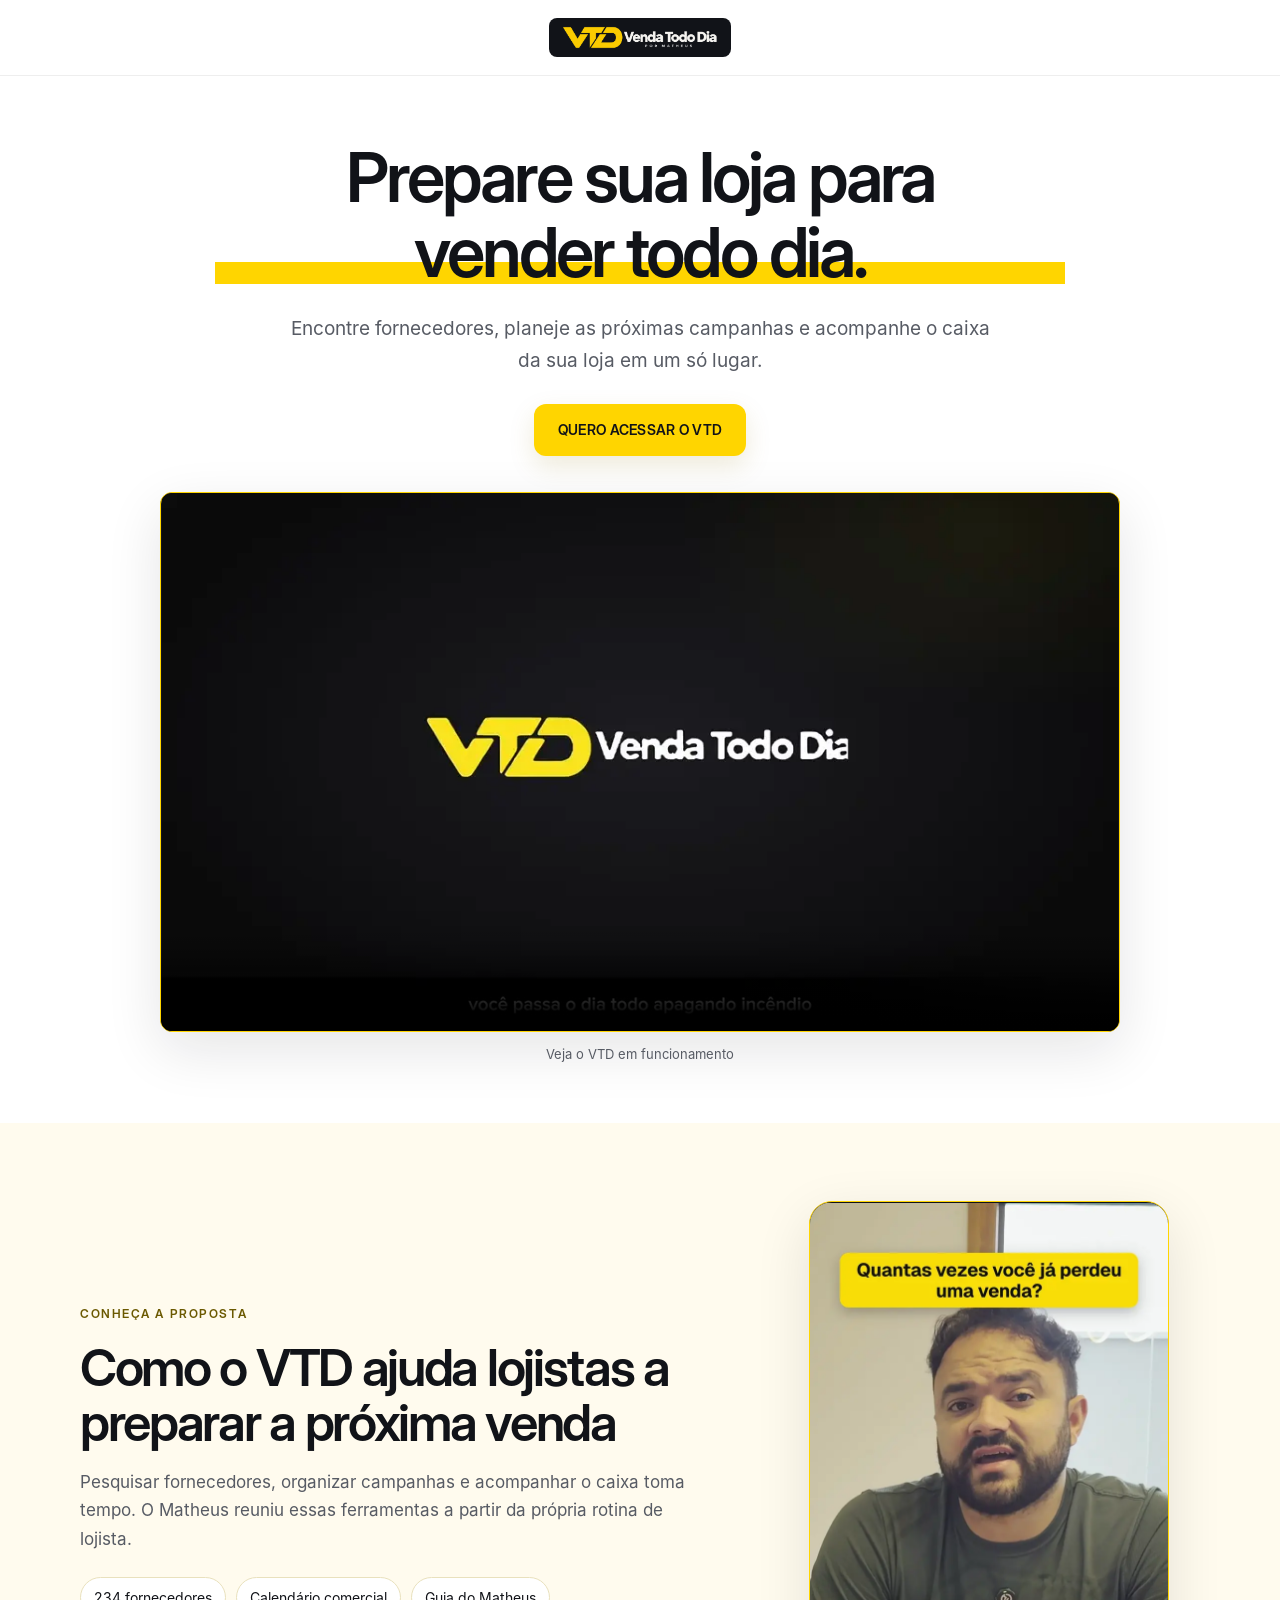
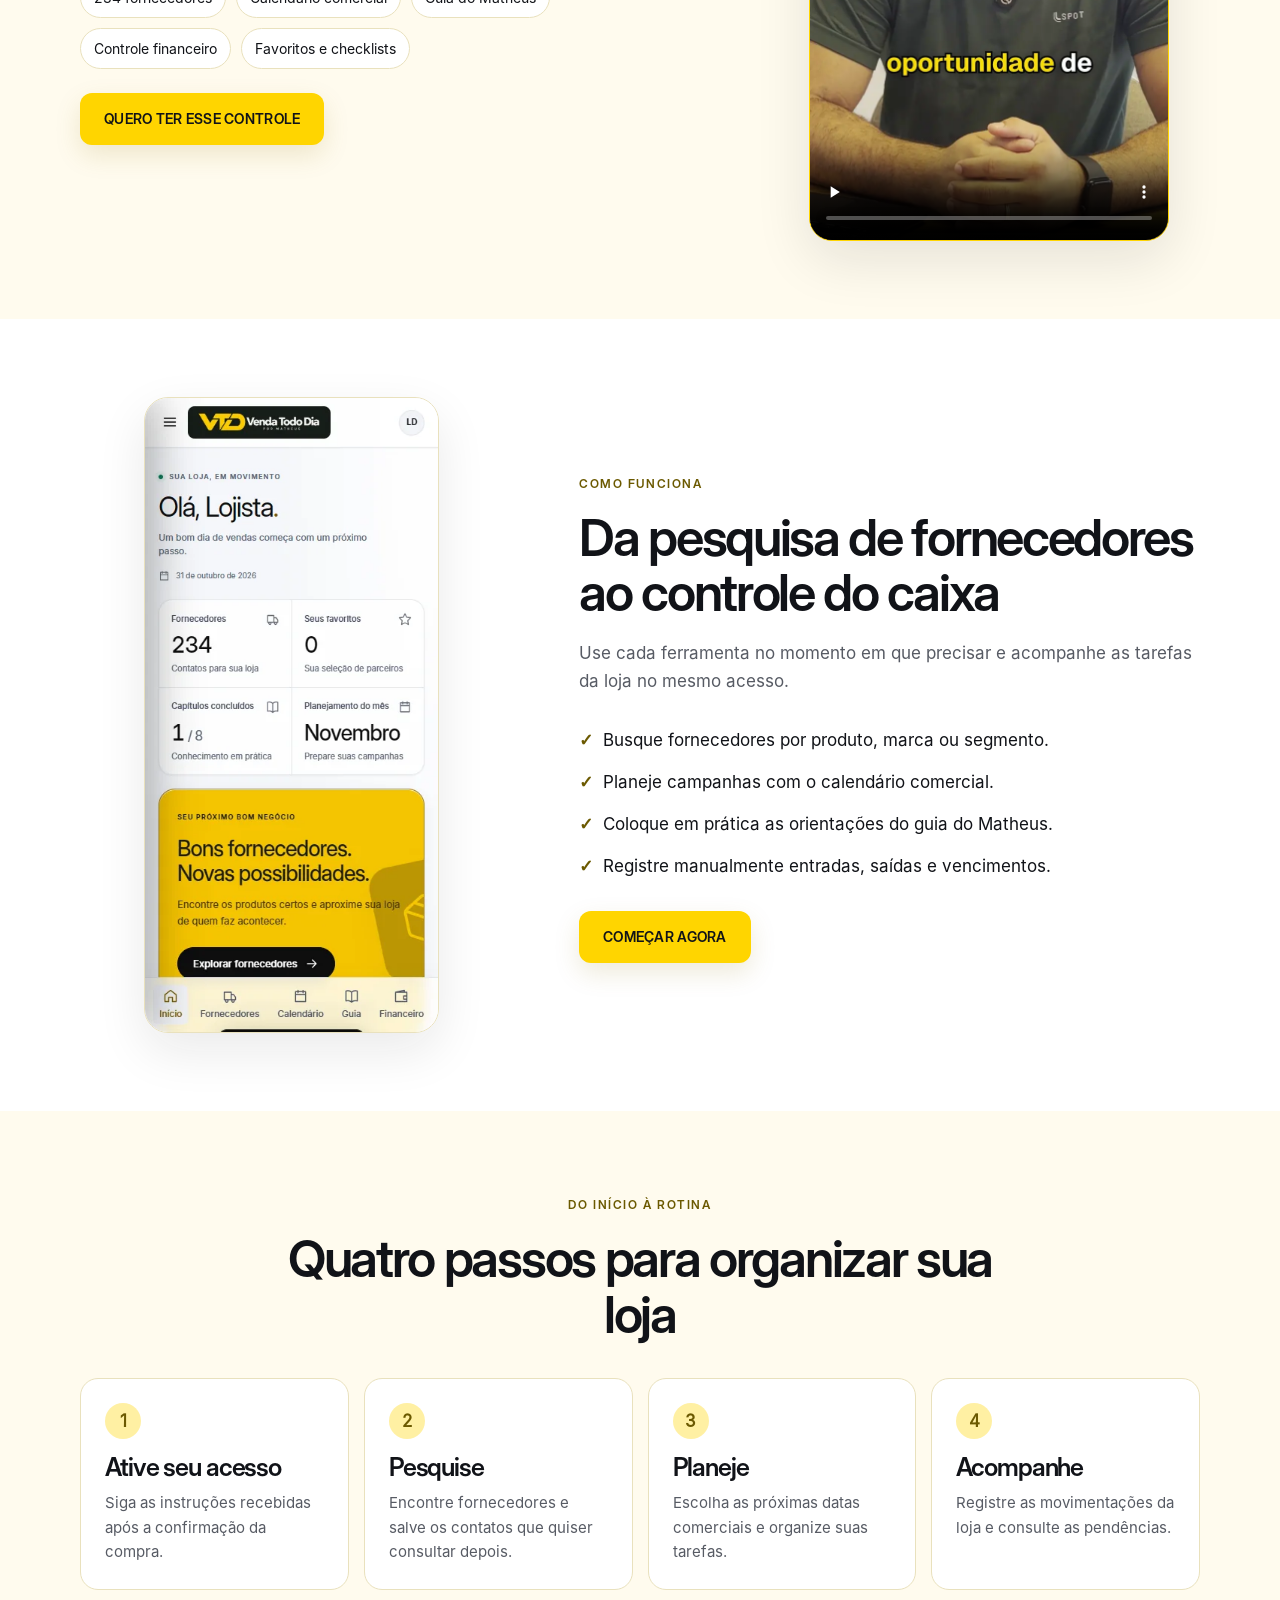
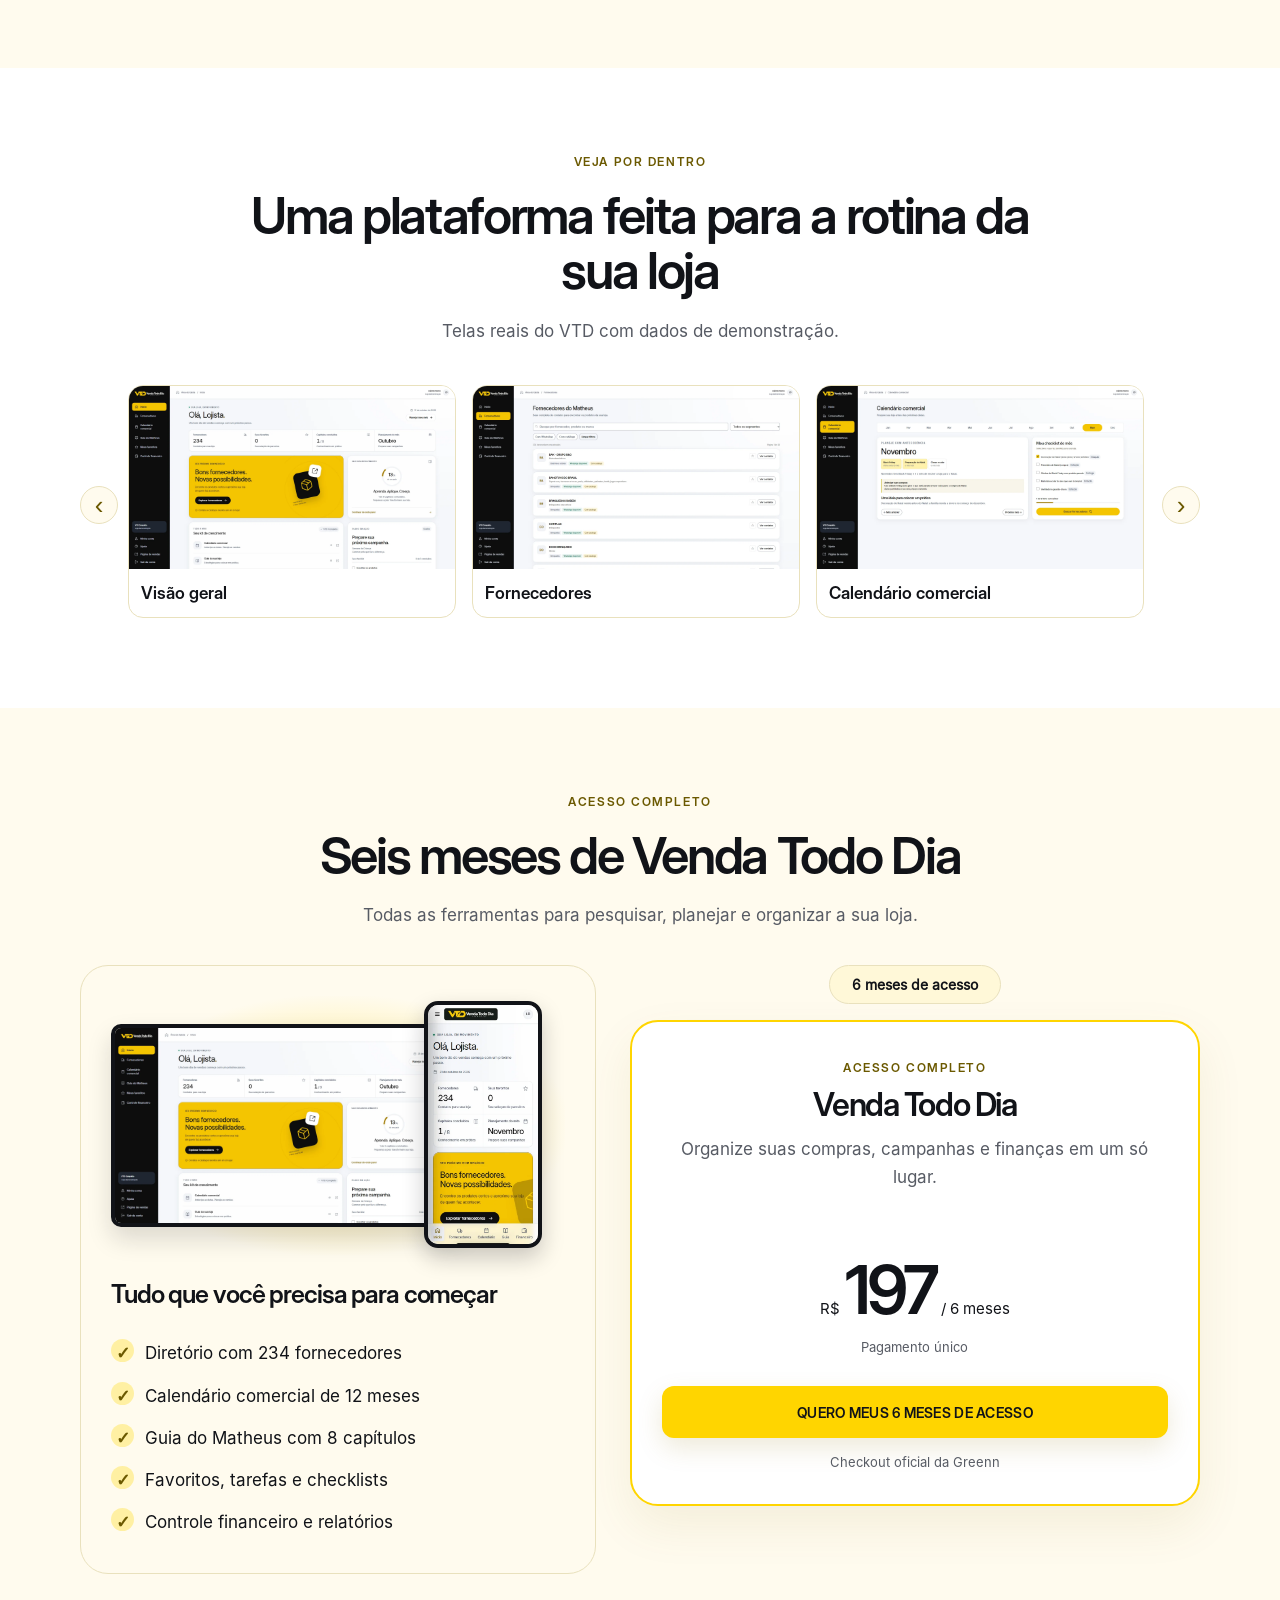
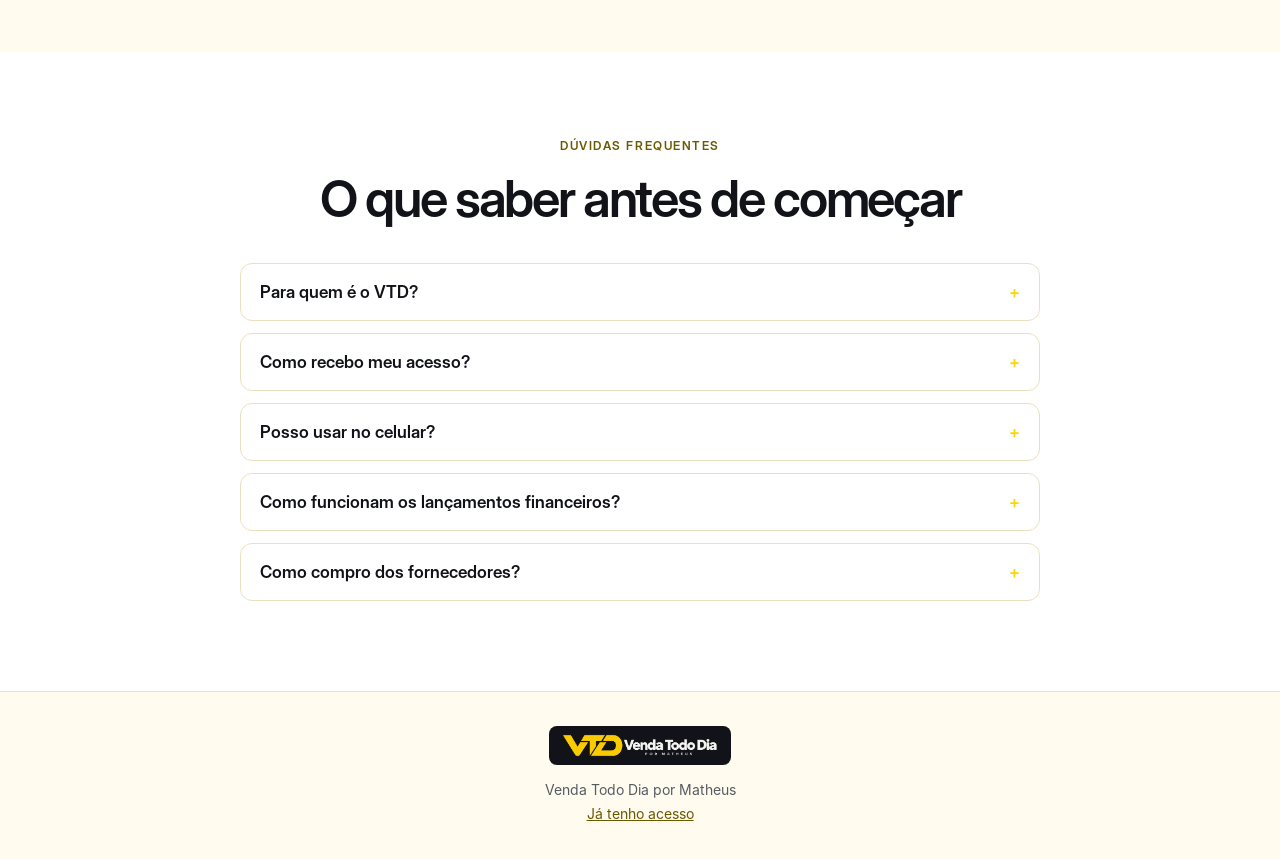
<file: LP2/index.html>
<!doctype html>
<html lang="pt-BR">
<head>
<meta charset="utf-8">
<meta name="viewport" content="width=device-width,initial-scale=1">
<meta name="description" content="Encontre fornecedores, planeje campanhas e acompanhe o financeiro da sua loja com o VTD.">
<title>Venda Todo Dia | Organize sua loja sem complicação</title>
<link rel="stylesheet" href="style.css">
<script defer src="page.js"></script>
<!-- Meta Pixel Code -->
<script>
!function(f,b,e,v,n,t,s)
{if(f.fbq)return;n=f.fbq=function(){n.callMethod?
n.callMethod.apply(n,arguments):n.queue.push(arguments)};
if(!f._fbq)f._fbq=n;n.push=n;n.loaded=!0;n.version='2.0';
n.queue=[];t=b.createElement(e);t.async=!0;
t.src=v;s=b.getElementsByTagName(e)[0];
s.parentNode.insertBefore(t,s)}(window,document,'script',
'https://connect.facebook.net/en_US/fbevents.js');
fbq('init', '516350327599033');
fbq('init', '1325242681803162');
fbq('track', 'PageView');
</script>
<!-- End Meta Pixel Code -->
</head>
<body id="inicio">
<noscript>
<img height="1" width="1" style="display:none" alt="" src="https://www.facebook.com/tr?id=516350327599033&amp;ev=PageView&amp;noscript=1">
<img height="1" width="1" style="display:none" alt="" src="https://www.facebook.com/tr?id=1325242681803162&amp;ev=PageView&amp;noscript=1">
</noscript>
<a class="skip" href="#conteudo">Pular para o conteúdo</a>
<header><a href="#inicio" aria-label="Venda Todo Dia, início"><img src="media/vtd-logo.webp" width="1055" height="170" alt="Venda Todo Dia"></a></header>
<main id="conteudo">
<section class="hero" aria-labelledby="hero-title">
  <div class="wrap center">
    <div class="hero-copy">
      <h1 id="hero-title">Prepare sua loja para <em>vender todo dia.</em></h1>
      <p class="lead">Encontre fornecedores, planeje as próximas campanhas e acompanhe o caixa da sua loja em um só lugar.</p>
      <a class="cta" href="#oferta">Quero acessar o VTD</a>
    </div>
    <figure class="hero-demo">
      <video class="player hero-video" controls playsinline preload="none" width="1024" height="576" poster="media/vtd-apresentacao-poster.webp" aria-label="Apresentação da plataforma Venda Todo Dia"><source src="media/vtd-apresentacao-20261106.mp4" type="video/mp4"></video>
      <figcaption>Veja o VTD em funcionamento</figcaption>
    </figure>
  </div>
</section>
<section class="warm">
<div class="wrap split">
<div>
<p class="label">Conheça a proposta</p>
<h2>Como o VTD ajuda lojistas a preparar a próxima venda</h2>
<p>Pesquisar fornecedores, organizar campanhas e acompanhar o caixa toma tempo. O Matheus reuniu essas ferramentas a partir da própria rotina de lojista.</p>
<ul class="pills"><li>234 fornecedores</li><li>Calendário comercial</li><li>Guia do Matheus</li><li>Controle financeiro</li><li>Favoritos e checklists</li></ul>
<a class="cta" href="#oferta">Quero ter esse controle</a>
</div>
<video class="player portrait" controls playsinline preload="none" width="720" height="1280" poster="media/vtd-matheus-poster.webp" aria-label="Uma conversa com Matheus"><source src="media/vtd-conversa-matheus-20261106.mp4" type="video/mp4"></video>
</div>
</section>
<section>
<div class="wrap split reverse">
<img class="phone" src="media/plataforma-mobile.webp" width="390" height="844" loading="lazy" alt="Tela do VTD no celular">
<div>
<p class="label">Como funciona</p>
<h2>Da pesquisa de fornecedores ao controle do caixa</h2>
<p>Use cada ferramenta no momento em que precisar e acompanhe as tarefas da loja no mesmo acesso.</p>
<ul class="checks"><li>Busque fornecedores por produto, marca ou segmento.</li><li>Planeje campanhas com o calendário comercial.</li><li>Coloque em prática as orientações do guia do Matheus.</li><li>Registre manualmente entradas, saídas e vencimentos.</li></ul>
<a class="cta" href="#oferta">Começar agora</a>
</div>
</div>
</section>
<section class="warm">
<div class="wrap">
<div class="center intro"><p class="label">Do início à rotina</p><h2>Quatro passos para organizar sua loja</h2></div>
<ol class="steps"><li><h3>Ative seu acesso</h3><p>Siga as instruções recebidas após a confirmação da compra.</p></li><li><h3>Pesquise</h3><p>Encontre fornecedores e salve os contatos que quiser consultar depois.</p></li><li><h3>Planeje</h3><p>Escolha as próximas datas comerciais e organize suas tarefas.</p></li><li><h3>Acompanhe</h3><p>Registre as movimentações da loja e consulte as pendências.</p></li></ol>
</div>
</section>
<section>
<div class="wrap">
<div class="center intro"><p class="label">Veja por dentro</p><h2>Uma plataforma feita para a rotina da sua loja</h2><p>Telas reais do VTD com dados de demonstração.</p></div>
<div class="gallery">
<button type="button" data-move="-1" aria-label="Tela anterior" aria-controls="telas">‹</button>
<ul id="telas" tabindex="0" aria-label="Telas do VTD">
<li><img src="media/dashboard.webp" width="1920" height="1080" alt="Visão geral" loading="lazy"><strong>Visão geral</strong></li>
<li><img src="media/fornecedores.webp" width="1920" height="1080" alt="Diretório de fornecedores" loading="lazy"><strong>Fornecedores</strong></li>
<li><img src="media/calendario.webp" width="1920" height="1080" alt="Calendário comercial" loading="lazy"><strong>Calendário comercial</strong></li>
<li><img src="media/guia.webp" width="1920" height="1080" alt="Guia do Matheus" loading="lazy"><strong>Guia do Matheus</strong></li>
<li><img src="media/financeiro.webp" width="1920" height="1080" alt="Controle financeiro" loading="lazy"><strong>Controle financeiro</strong></li>
</ul>
<button type="button" data-move="1" aria-label="Próxima tela" aria-controls="telas">›</button>
</div>
</div>
</section>
<section id="oferta" class="warm">
<div class="wrap">
<div class="center intro"><p class="label">Acesso completo</p><h2>Seis meses de Venda Todo Dia</h2><p>Todas as ferramentas para pesquisar, planejar e organizar a sua loja.</p></div>
<div class="offer">
  <div class="card offer-benefits">
    <div class="offer-visual">
      <img class="offer-dashboard" src="media/dashboard.webp" width="1920" height="1080" loading="lazy" alt="Painel do Venda Todo Dia">
      <img class="offer-phone" src="media/plataforma-mobile.webp" width="390" height="844" loading="lazy" alt="Venda Todo Dia no celular">
    </div>
    <h3>Tudo que você precisa para começar</h3>
    <ul class="checks">
      <li>Diretório com 234 fornecedores</li>
      <li>Calendário comercial de 12 meses</li>
      <li>Guia do Matheus com 8 capítulos</li>
      <li>Favoritos, tarefas e checklists</li>
      <li>Controle financeiro e relatórios</li>
    </ul>
  </div>
  <div class="offer-plan">
    <p class="plan-period">6 meses de acesso</p>
    <div class="card price">
      <p class="label">Acesso completo</p>
      <h3>Venda Todo Dia</h3>
      <p>Organize suas compras, campanhas e finanças em um só lugar.</p>
      <p class="offer-amount"><span>R$</span> <strong>197</strong><span> / 6 meses</span></p>
      <p class="note">Pagamento único</p>
      <a class="cta" href="https://payfast.greenn.com.br/199844/offer/Gte6Us?ch_id=137285">Quero meus 6 meses de acesso</a>
      <p class="note">Checkout oficial da Greenn</p>
    </div>
  </div>
</div>
</div>
</section>
<section>
<div class="wrap faq">
<div class="center intro"><p class="label">Dúvidas frequentes</p><h2>O que saber antes de começar</h2></div>
<details><summary>Para quem é o VTD?</summary><p>Para pequenos lojistas que querem organizar a busca por fornecedores, o planejamento comercial e o financeiro da loja.</p></details>
<details><summary>Como recebo meu acesso?</summary><p>Siga as instruções enviadas pelos canais da compra após a confirmação do pagamento.</p></details>
<details><summary>Posso usar no celular?</summary><p>Sim. Abra o VTD no navegador do celular, tablet ou computador.</p></details>
<details><summary>Como funcionam os lançamentos financeiros?</summary><p>Você registra manualmente as movimentações, as categorias e as datas de vencimento.</p></details>
<details><summary>Como compro dos fornecedores?</summary><p>Negocie diretamente com cada empresa. Confirme o pedido mínimo, as condições e o frete antes de comprar.</p></details>
</div>
</section>
</main>
<footer class="center"><img src="media/vtd-logo.webp" width="1055" height="170" alt="Venda Todo Dia"><p>Venda Todo Dia por Matheus</p><a href="https://vendatododia.online/#/login">Já tenho acesso</a></footer>
</body>
</html>
</file>
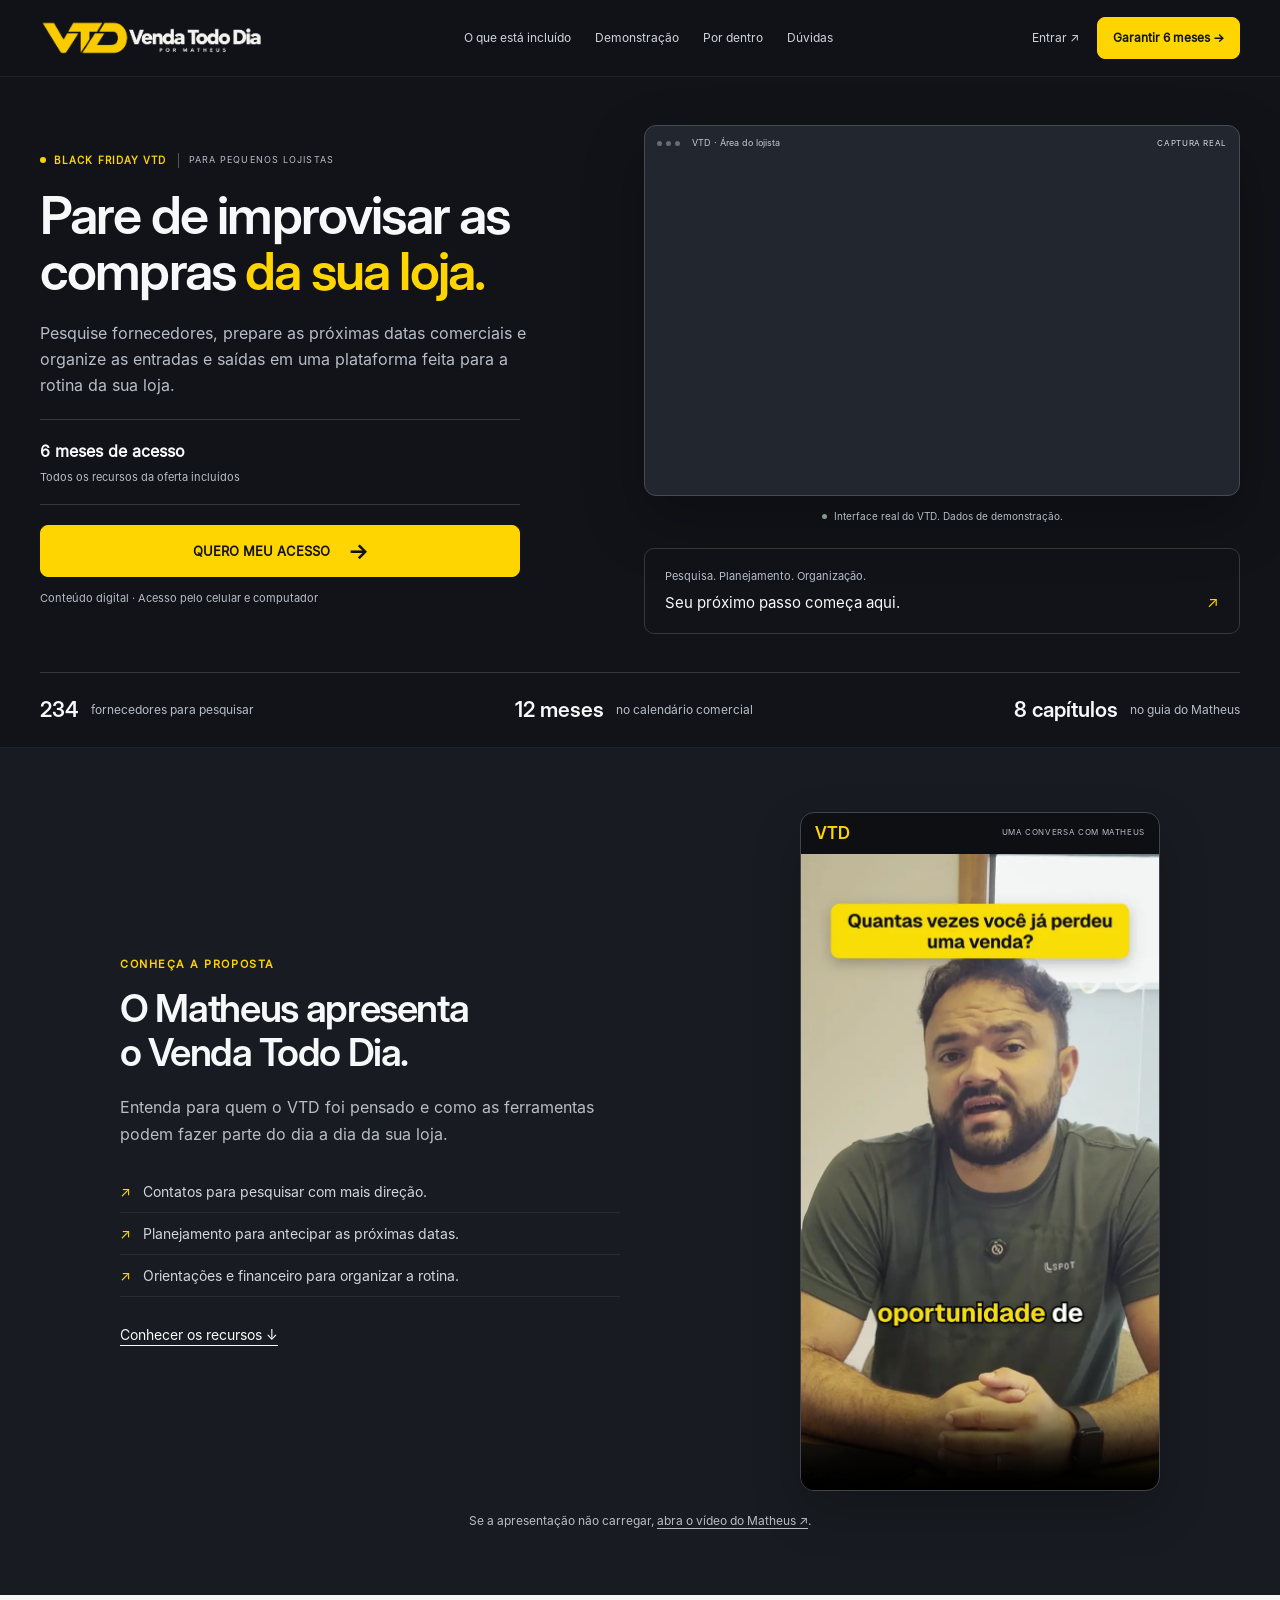
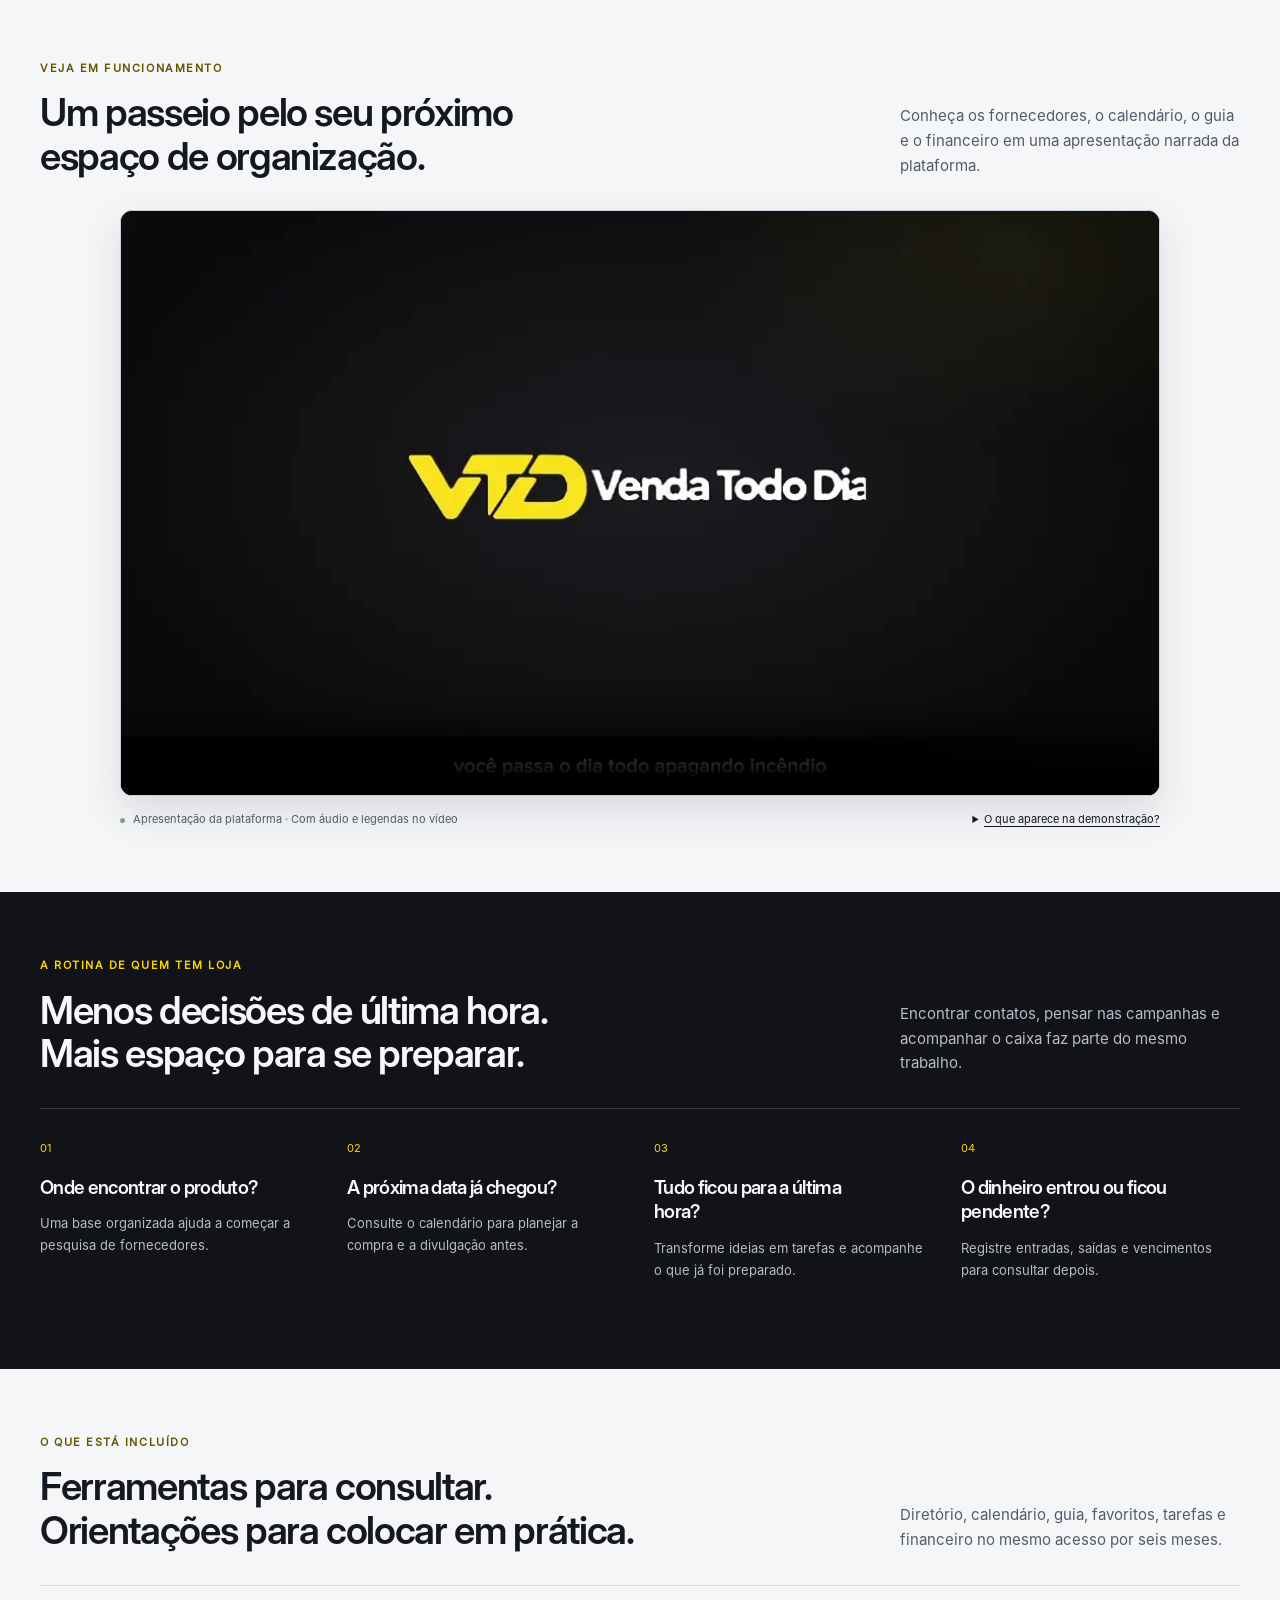
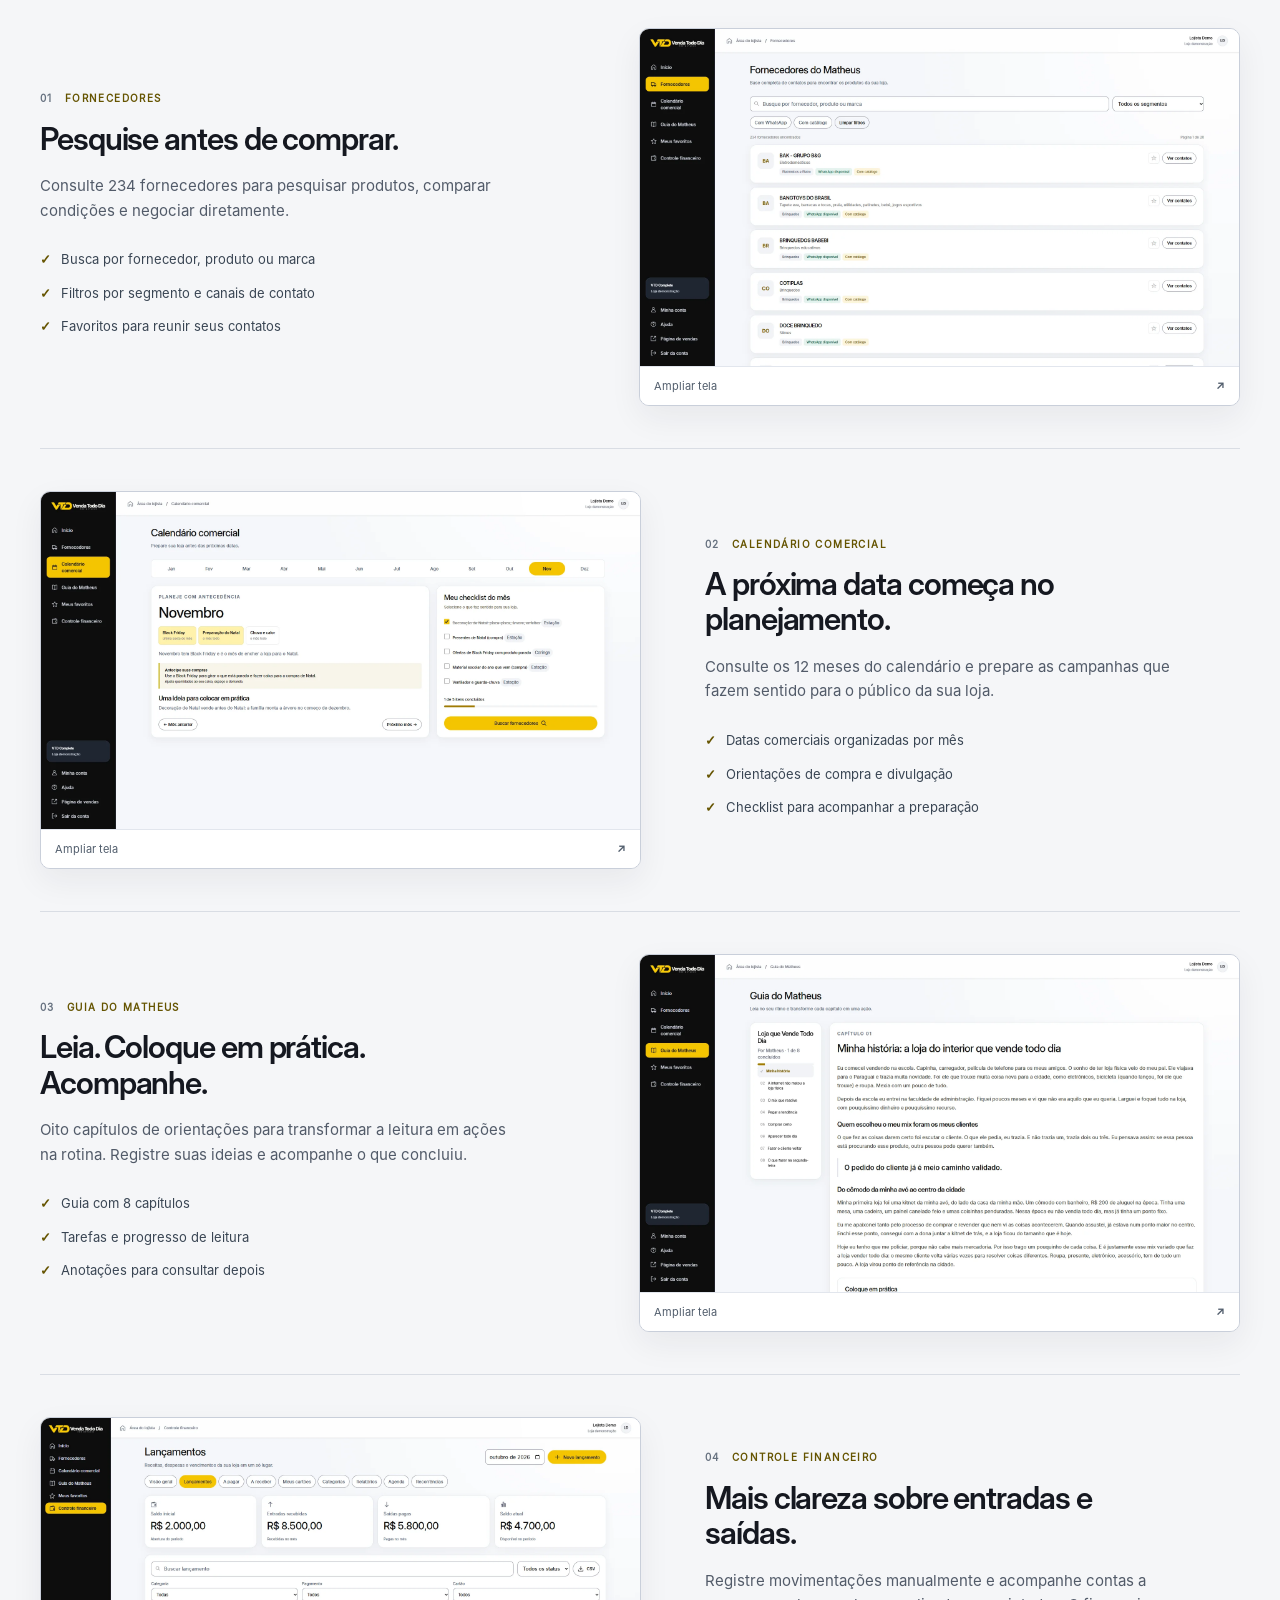
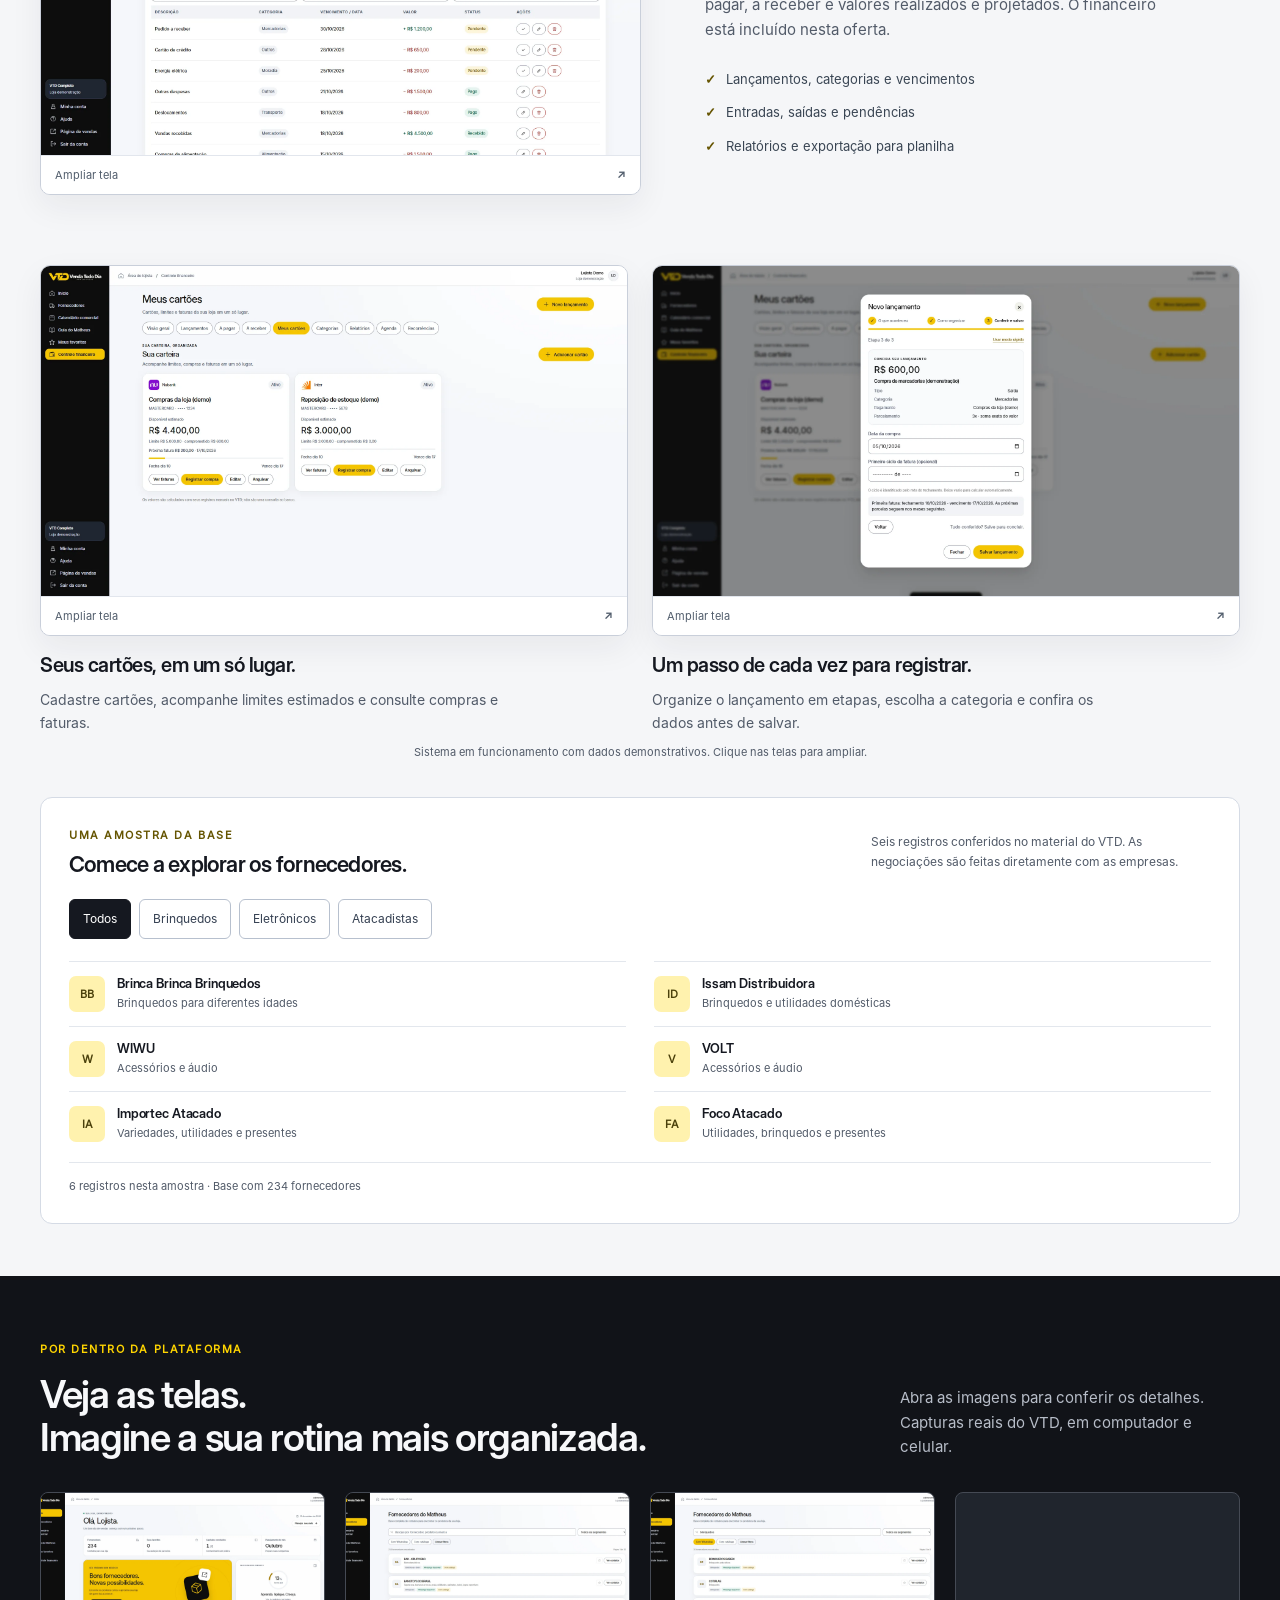
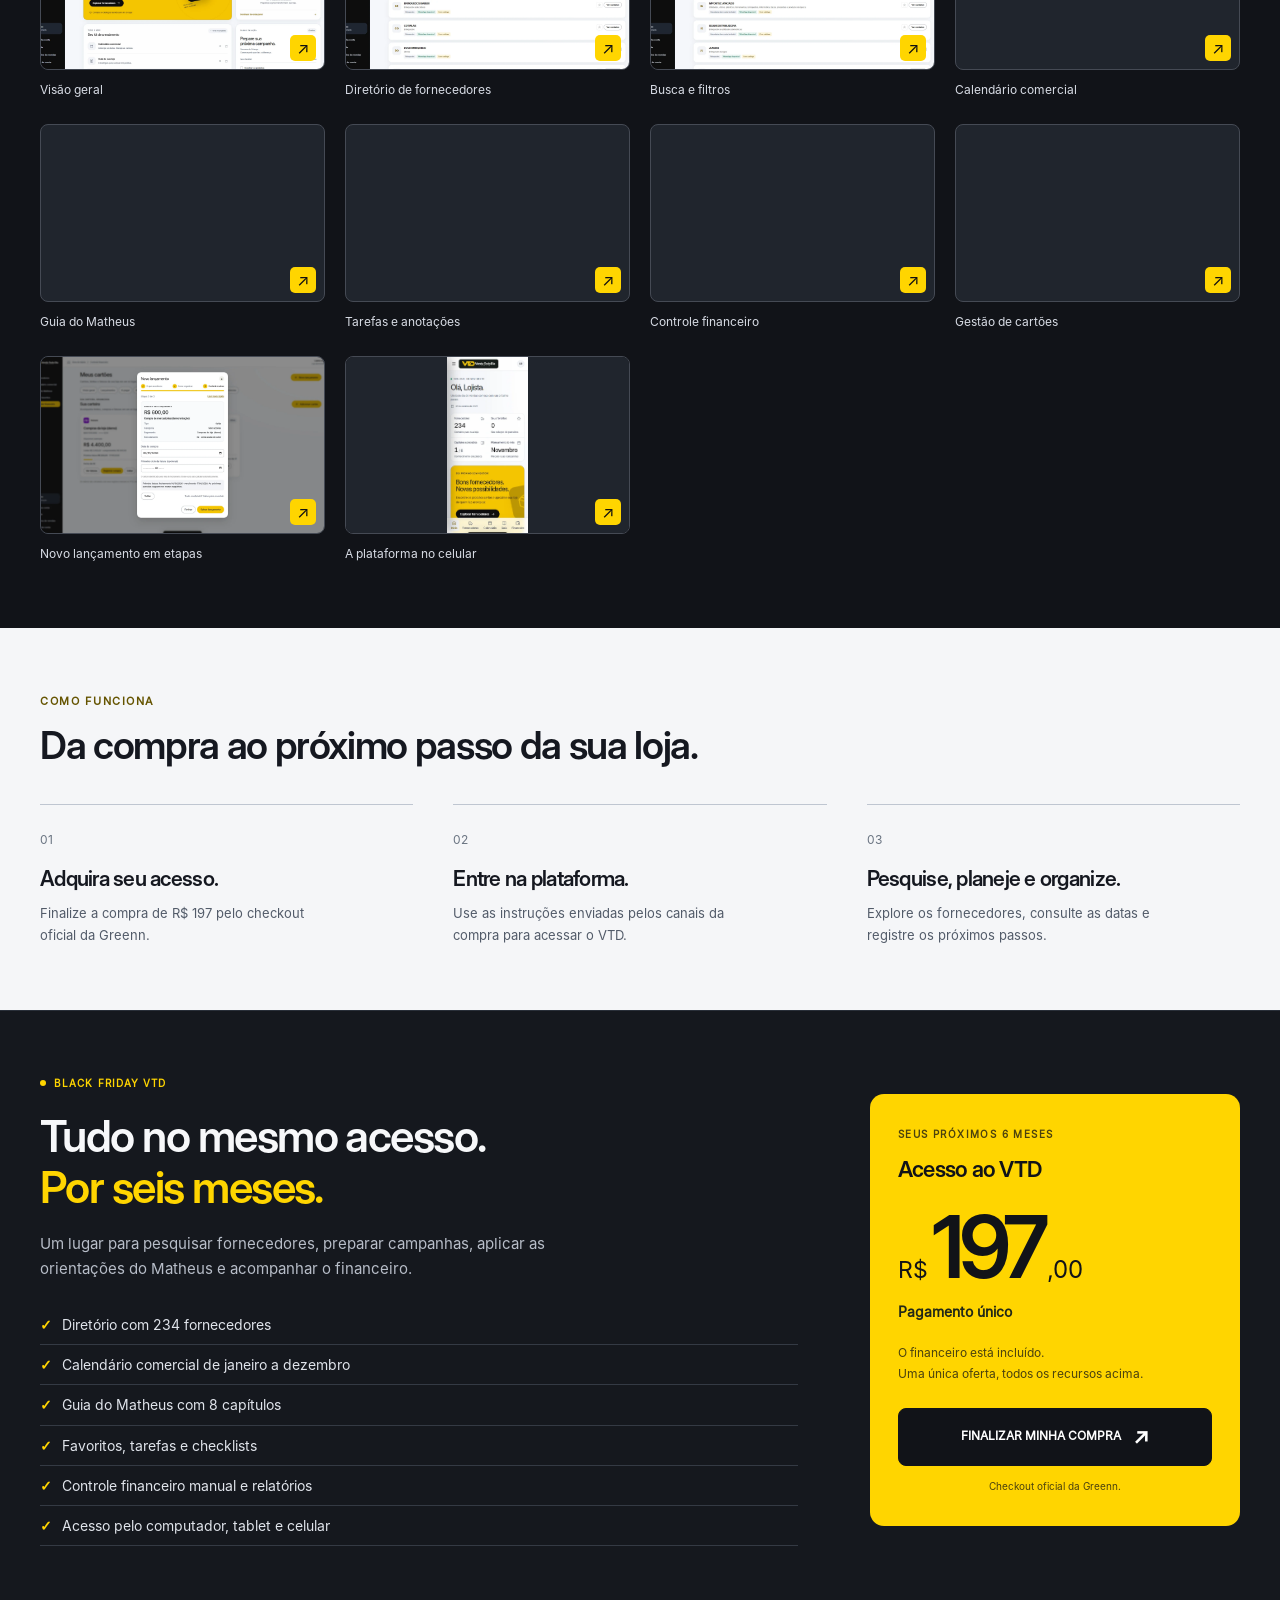
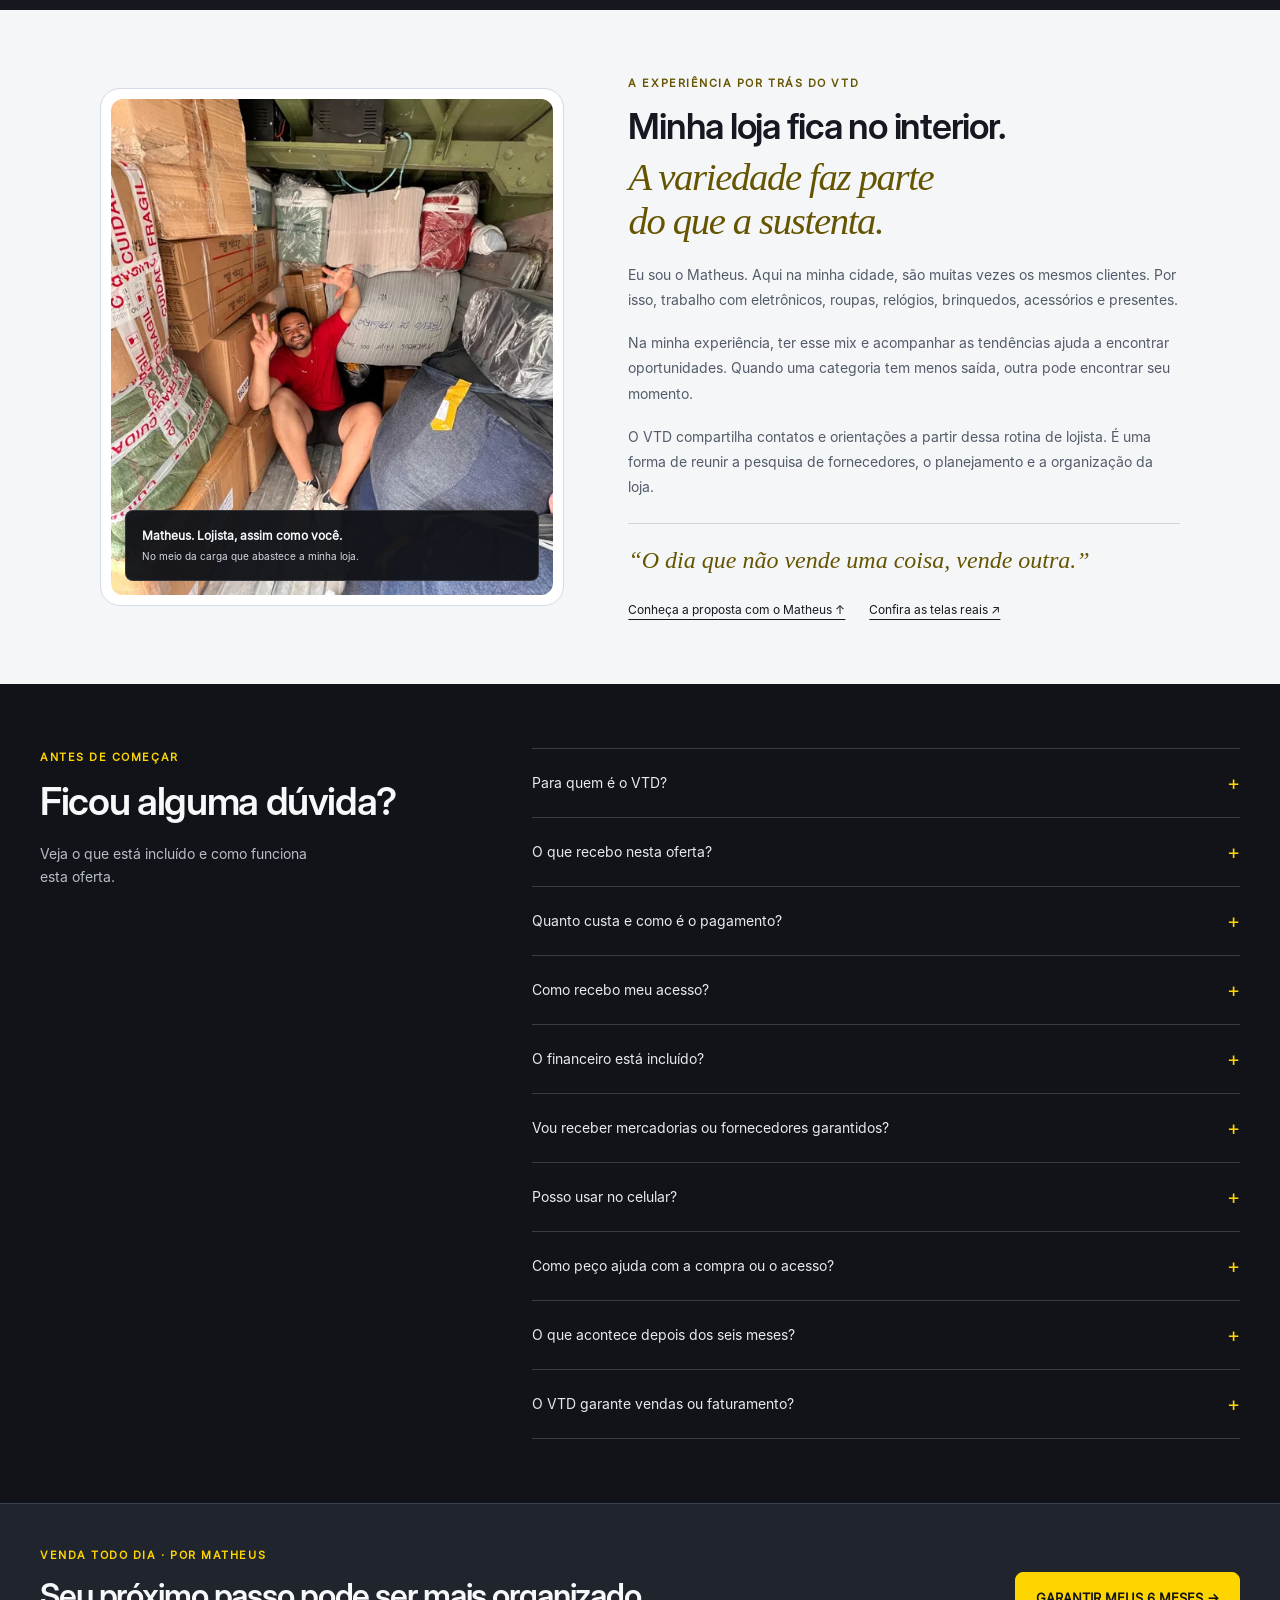
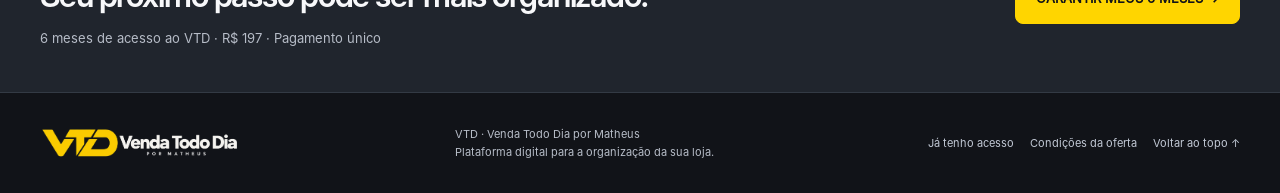
<file: vendas.html>
<!doctype html>
<html lang="pt-BR"><head>
<meta charset="utf-8"><meta name="viewport" content="width=device-width,initial-scale=1"><meta name="theme-color" content="#111318">
<title>VTD Black Friday — 6 meses de acesso por R$ 197</title>
<meta name="description" content="Pesquise 234 fornecedores, prepare as próximas datas e organize sua loja com o guia do Matheus e controle financeiro. 6 meses por R$ 197, pagamento único.">
<link rel="canonical" href="https://vendatododia.online/lp/">
<meta property="og:type" content="website"><meta property="og:locale" content="pt_BR"><meta property="og:site_name" content="Venda Todo Dia">
<meta property="og:title" content="VTD Black Friday — sua loja mais organizada"><meta property="og:description" content="Fornecedores, calendário, guia prático e financeiro. 6 meses por R$ 197 em pagamento único.">
<meta property="og:url" content="https://vendatododia.online/lp/"><meta property="og:image" content="https://vendatododia.online/assets/images/vtd-compartilhar.jpg">
<meta property="og:image:width" content="1200"><meta property="og:image:height" content="630"><meta property="og:image:alt" content="VTD Black Friday, seis meses por R$ 197 e uma captura real da plataforma">
<meta name="twitter:card" content="summary_large_image"><link rel="icon" type="image/png" sizes="64x64" href="assets/icons/vtd-favicon.png"><link rel="apple-touch-icon" href="assets/icons/vtd-apple-touch.png">
<link rel="preload" href="design-system/fonts/InterDisplay-SemiBold.woff" as="font" type="font/woff" crossorigin><link rel="preload" href="design-system/fonts/Inter-Regular.woff" as="font" type="font/woff" crossorigin>
<link rel="stylesheet" href="assets/landing/black-friday.css?v=20261106-videos"><script defer src="assets/landing/black-friday.js?v=20261106-videos"></script>
<script type="application/ld+json">{"@context":"https://schema.org","@type":"WebPage","name":"VTD Black Friday","url":"https://vendatododia.online/lp/","inLanguage":"pt-BR","description":"Plataforma digital para pesquisa de fornecedores, planejamento comercial e organização financeira de pequenos lojistas."}</script>
<!-- Meta Pixel -->
<script>
!function(f,b,e,v,n,t,s){
  if(f.fbq)return;
  n=f.fbq=function(){n.callMethod?n.callMethod.apply(n,arguments):n.queue.push(arguments)};
  if(!f._fbq)f._fbq=n;
  n.push=n;n.loaded=!0;n.version='2.0';n.queue=[];
  t=b.createElement(e);t.async=!0;t.src=v;
  s=b.getElementsByTagName(e)[0];s.parentNode.insertBefore(t,s);
}(window,document,'script','https://connect.facebook.net/en_US/fbevents.js');
window.fbq('init','516350327599033');
window.fbq('init','1325242681803162');
window.fbq('track','PageView');
</script>
</head><body id="top">
<noscript>
<img height="1" width="1" style="display:none" alt="" src="https://www.facebook.com/tr?id=516350327599033&amp;ev=PageView&amp;noscript=1">
<img height="1" width="1" style="display:none" alt="" src="https://www.facebook.com/tr?id=1325242681803162&amp;ev=PageView&amp;noscript=1">
</noscript>
<a class="skip-link" href="#conteudo">Pular para o conteúdo</a>
<header class="site-header"><div class="container header-inner"><a href="#top" class="brand" aria-label="Venda Todo Dia, início"><img draggable="false" class="brand-logo" src="assets/images/vtd-logo.webp" width="1055" height="170" alt="VTD Venda Todo Dia por Matheus"></a>
<nav class="desktop-nav" aria-label="Navegação principal"><a href="#kit">O que está incluído</a><a href="#demonstracao">Demonstração</a><a href="#por-dentro">Por dentro</a><a href="#duvidas">Dúvidas</a></nav>
<div class="header-actions"><a class="login-link" href="https://vendatododia.online/#/login">Entrar ↗</a><a class="button button-small header-buy" data-payment-link href="#pagamento">Garantir 6 meses →</a>
<details class="mobile-menu"><summary aria-label="Abrir menu de navegação">Menu ☰</summary><nav aria-label="Navegação mobile"><a href="#kit">O que está incluído</a><a href="#demonstracao">Demonstração</a><a href="#por-dentro">Por dentro</a><a href="#acesso">A oferta</a><a href="#duvidas">Dúvidas</a></nav></details></div></div></header>
<main id="conteudo">
<section class="hero" aria-labelledby="hero-title"><div class="container"><div class="hero-layout">
<div class="hero-copy"><p class="campaign-label"><span aria-hidden="true"></span> BLACK FRIDAY VTD <b>PARA PEQUENOS LOJISTAS</b></p>
<h1 id="hero-title">Pare de improvisar as compras <em>da sua loja.</em></h1>
<p class="hero-description">Pesquise fornecedores, prepare as próximas datas comerciais e organize as entradas e saídas em uma plataforma feita para a rotina da sua loja.</p>
<div class="hero-offer"><div><strong>6 meses de acesso</strong><span>Todos os recursos da oferta incluídos</span></div></div>
<a class="button buy" data-payment-link href="#pagamento">QUERO MEU ACESSO <span aria-hidden="true">→</span></a><p class="hero-fine">Conteúdo digital · Acesso pelo celular e computador</p></div>
<figure class="hero-media"><div class="screen-frame"><div class="screen-top"><span class="screen-dots" aria-hidden="true"><i></i><i></i><i></i></span><span>VTD · Área do lojista</span><span class="live-label">CAPTURA REAL</span></div>
<img draggable="false" src="assets/images/dashboard.webp" srcset="assets/images/dashboard-960.webp 960w, assets/images/dashboard.webp 1920w" sizes="(max-width:960px) 92vw, 54vw" width="1920" height="1080" alt="Dashboard real do VTD com fornecedores, guia e planejamento. Dados de demonstração." fetchpriority="high" decoding="async"></div>
<figcaption><span class="caption-dot" aria-hidden="true"></span> Interface real do VTD. Dados de demonstração.</figcaption>
<div class="media-note"><span>Pesquisa. Planejamento. Organização.</span><b>Seu próximo passo começa aqui. <span aria-hidden="true">↗</span></b></div></figure></div>
<div class="hero-facts" aria-label="Conteúdo da plataforma"><span><strong>234</strong> fornecedores para pesquisar</span><span><strong>12 meses</strong> no calendário comercial</span><span><strong>8 capítulos</strong> no guia do Matheus</span></div></div></section>

<section class="section presenter-section" id="vsl" aria-labelledby="presenter-title"><div class="container presenter-layout">
<div class="presenter-copy"><p class="eyebrow">CONHEÇA A PROPOSTA</p><h2 id="presenter-title">O Matheus apresenta<br>o Venda Todo Dia.</h2><p>Entenda para quem o VTD foi pensado e como as ferramentas podem fazer parte do dia a dia da sua loja.</p>
<ul class="plain-list"><li>Contatos para pesquisar com mais direção.</li><li>Planejamento para antecipar as próximas datas.</li><li>Orientações e financeiro para organizar a rotina.</li></ul><a class="text-link" href="#kit">Conhecer os recursos ↓</a></div>
<div class="presenter-player" id="matheus-player" aria-label="Apresentação em vídeo com Matheus"><div class="player-brand"><span>VTD</span><small>UMA CONVERSA COM MATHEUS</small></div>
<div class="portrait-stage" id="matheus-stage"><video id="matheus-video" controls playsinline preload="none" poster="assets/images/vtd-matheus-poster.webp" width="720" height="1280" aria-label="Uma conversa com Matheus: apresentação do Venda Todo Dia"><source src="assets/videos/vtd-conversa-matheus-20261106.mp4" type="video/mp4">Seu navegador não suporta o vídeo. <a href="assets/videos/vtd-conversa-matheus-20261106.mp4">Abrir apresentação do Matheus</a>.</video></div>
</div></div>
<p class="container player-fallback">Se a apresentação não carregar, <a href="assets/videos/vtd-conversa-matheus-20261106.mp4" target="_blank" rel="noopener noreferrer">abra o vídeo do Matheus ↗</a>.</p></section>

<section class="section light-section" id="demonstracao" aria-labelledby="demo-title"><div class="container"><div class="section-heading"><div><p class="eyebrow">VEJA EM FUNCIONAMENTO</p><h2 id="demo-title">Um passeio pelo seu próximo<br>espaço de organização.</h2></div><p>Conheça os fornecedores, o calendário, o guia e o financeiro em uma apresentação narrada da plataforma.</p></div>
<div class="demo-video-frame"><video id="vtd-demo" controls playsinline preload="none" poster="assets/images/vtd-apresentacao-poster.webp" width="1024" height="576" aria-label="Apresentação narrada da plataforma Venda Todo Dia"><source src="assets/videos/vtd-apresentacao-20261106.mp4" type="video/mp4">Seu navegador não suporta o vídeo. <a href="assets/videos/vtd-apresentacao-20261106.mp4">Abrir demonstração</a>.</video></div>
<div class="demo-caption"><span class="caption-dot" aria-hidden="true"></span><p>Apresentação da plataforma · Com áudio e legendas no vídeo</p><details><summary>O que aparece na demonstração?</summary><p>Uma apresentação narrada dos recursos do VTD: pesquisa de fornecedores, calendário comercial, guia do Matheus e controle financeiro.</p></details></div></div></section>

<section class="section problem-section" aria-labelledby="problem-title"><div class="container"><div class="section-heading"><div><p class="eyebrow">A ROTINA DE QUEM TEM LOJA</p><h2 id="problem-title">Menos decisões de última hora.<br>Mais espaço para se preparar.</h2></div><p>Encontrar contatos, pensar nas campanhas e acompanhar o caixa faz parte do mesmo trabalho.</p></div>
<div class="pain-list"><article><span>01</span><h3>Onde encontrar o produto?</h3><p>Uma base organizada ajuda a começar a pesquisa de fornecedores.</p></article><article><span>02</span><h3>A próxima data já chegou?</h3><p>Consulte o calendário para planejar a compra e a divulgação antes.</p></article><article><span>03</span><h3>Tudo ficou para a última hora?</h3><p>Transforme ideias em tarefas e acompanhe o que já foi preparado.</p></article><article><span>04</span><h3>O dinheiro entrou ou ficou pendente?</h3><p>Registre entradas, saídas e vencimentos para consultar depois.</p></article></div></div></section>

<section class="section resources-section light-section" id="kit" aria-labelledby="resources-title"><div class="container"><div class="section-heading"><div><p class="eyebrow">O QUE ESTÁ INCLUÍDO</p><h2 id="resources-title">Ferramentas para consultar.<br>Orientações para colocar em prática.</h2></div><p>Diretório, calendário, guia, favoritos, tarefas e financeiro no mesmo acesso por seis meses.</p></div>
<article class="module-row"><div class="module-copy"><p class="eyebrow"><span>01</span> FORNECEDORES</p><h3>Pesquise antes de comprar.</h3><p>Consulte 234 fornecedores para pesquisar produtos, comparar condições e negociar diretamente.</p><ul class="check-list"><li>Busca por fornecedor, produto ou marca</li><li>Filtros por segmento e canais de contato</li><li>Favoritos para reunir seus contatos</li></ul></div><a draggable="false" class="module-shot" href="assets/images/fornecedores.webp" data-lightbox data-title="Diretório real de fornecedores do VTD" aria-label="Ampliar: Diretório real de fornecedores do VTD"><img draggable="false" src="assets/images/fornecedores.webp" width="1920" height="1080" loading="lazy" decoding="async" alt="Diretório real de fornecedores do VTD"><span>Ampliar tela <b aria-hidden="true">↗</b></span></a></article><article class="module-row"><div class="module-copy"><p class="eyebrow"><span>02</span> CALENDÁRIO COMERCIAL</p><h3>A próxima data começa no planejamento.</h3><p>Consulte os 12 meses do calendário e prepare as campanhas que fazem sentido para o público da sua loja.</p><ul class="check-list"><li>Datas comerciais organizadas por mês</li><li>Orientações de compra e divulgação</li><li>Checklist para acompanhar a preparação</li></ul></div><a draggable="false" class="module-shot" href="assets/images/calendario.webp" data-lightbox data-title="Calendário e checklist de novembro no VTD" aria-label="Ampliar: Calendário e checklist de novembro no VTD"><img draggable="false" src="assets/images/calendario.webp" width="1920" height="1080" loading="lazy" decoding="async" alt="Calendário e checklist de novembro no VTD"><span>Ampliar tela <b aria-hidden="true">↗</b></span></a></article><article class="module-row"><div class="module-copy"><p class="eyebrow"><span>03</span> GUIA DO MATHEUS</p><h3>Leia. Coloque em prática. Acompanhe.</h3><p>Oito capítulos de orientações para transformar a leitura em ações na rotina. Registre suas ideias e acompanhe o que concluiu.</p><ul class="check-list"><li>Guia com 8 capítulos</li><li>Tarefas e progresso de leitura</li><li>Anotações para consultar depois</li></ul></div><a draggable="false" class="module-shot" href="assets/images/guia.webp" data-lightbox data-title="Guia real do Matheus, capítulos e progresso" aria-label="Ampliar: Guia real do Matheus, capítulos e progresso"><img draggable="false" src="assets/images/guia.webp" width="1920" height="1080" loading="lazy" decoding="async" alt="Guia real do Matheus, capítulos e progresso"><span>Ampliar tela <b aria-hidden="true">↗</b></span></a></article><article class="module-row"><div class="module-copy"><p class="eyebrow"><span>04</span> CONTROLE FINANCEIRO</p><h3>Mais clareza sobre entradas e saídas.</h3><p>Registre movimentações manualmente e acompanhe contas a pagar, a receber e valores realizados e projetados. O financeiro está incluído nesta oferta.</p><ul class="check-list"><li>Lançamentos, categorias e vencimentos</li><li>Entradas, saídas e pendências</li><li>Relatórios e exportação para planilha</li></ul></div><a draggable="false" class="module-shot" href="assets/images/financeiro.webp" data-lightbox data-title="Lançamentos financeiros reais com valores fictícios" aria-label="Ampliar: Lançamentos financeiros reais com valores fictícios"><img draggable="false" src="assets/images/financeiro.webp" width="1920" height="1080" loading="lazy" decoding="async" alt="Lançamentos financeiros reais com valores fictícios"><span>Ampliar tela <b aria-hidden="true">↗</b></span></a></article>
<div class="finance-preview-grid" aria-label="Cartões e lançamentos no VTD">
<figure class="finance-preview"><a draggable="false" class="module-shot" href="assets/images/gestao-cartoes.webp" data-lightbox data-title="Gestão de cartões — dados de demonstração" aria-label="Ampliar: Gestão de cartões"><img draggable="false" src="assets/images/gestao-cartoes.webp" width="1920" height="1080" loading="lazy" decoding="async" alt="Carteira real do VTD com cartões de demonstração, limites estimados e acesso às faturas"><span>Ampliar tela <b aria-hidden="true">↗</b></span></a><figcaption><strong>Seus cartões, em um só lugar.</strong><p>Cadastre cartões, acompanhe limites estimados e consulte compras e faturas.</p></figcaption></figure>
<figure class="finance-preview"><a draggable="false" class="module-shot" href="assets/images/novo-lancamento.webp" data-lightbox data-title="Novo lançamento em etapas — dados de demonstração" aria-label="Ampliar: Novo lançamento em etapas"><img draggable="false" src="assets/images/novo-lancamento.webp" width="1920" height="1080" loading="lazy" decoding="async" alt="Formulário real de novo lançamento no VTD, com revisão de uma compra fictícia em três parcelas"><span>Ampliar tela <b aria-hidden="true">↗</b></span></a><figcaption><strong>Um passo de cada vez para registrar.</strong><p>Organize o lançamento em etapas, escolha a categoria e confira os dados antes de salvar.</p></figcaption></figure>
</div>
<p class="media-disclosure">Sistema em funcionamento com dados demonstrativos. Clique nas telas para ampliar.</p>
<div class="supplier-sample"><div class="sample-heading"><div><p class="eyebrow">UMA AMOSTRA DA BASE</p><h3>Comece a explorar os fornecedores.</h3></div><p>Seis registros conferidos no material do VTD. As negociações são feitas diretamente com as empresas.</p></div>
<div class="sample-tabs" role="tablist" aria-label="Filtrar amostra de fornecedores"><button id="sample-all" role="tab" aria-controls="sample-results" aria-selected="true" data-filter="todos">Todos</button><button id="sample-toys" role="tab" aria-controls="sample-results" aria-selected="false" tabindex="-1" data-filter="brinquedos">Brinquedos</button><button id="sample-tech" role="tab" aria-controls="sample-results" aria-selected="false" tabindex="-1" data-filter="eletronicos">Eletrônicos</button><button id="sample-wholesale" role="tab" aria-controls="sample-results" aria-selected="false" tabindex="-1" data-filter="atacadistas">Atacadistas</button></div>
<div class="sample-results" id="sample-results" role="tabpanel" aria-labelledby="sample-all"><article class="sample-row" data-groups="brinquedos atacadistas"><span class="sample-initial" aria-hidden="true">BB</span><div><h4>Brinca Brinca Brinquedos</h4><p>Brinquedos para diferentes idades</p></div></article><article class="sample-row" data-groups="brinquedos atacadistas"><span class="sample-initial" aria-hidden="true">ID</span><div><h4>Issam Distribuidora</h4><p>Brinquedos e utilidades domésticas</p></div></article><article class="sample-row" data-groups="eletronicos"><span class="sample-initial" aria-hidden="true">W</span><div><h4>WIWU</h4><p>Acessórios e áudio</p></div></article><article class="sample-row" data-groups="eletronicos"><span class="sample-initial" aria-hidden="true">V</span><div><h4>VOLT</h4><p>Acessórios e áudio</p></div></article><article class="sample-row" data-groups="atacadistas brinquedos"><span class="sample-initial" aria-hidden="true">IA</span><div><h4>Importec Atacado</h4><p>Variedades, utilidades e presentes</p></div></article><article class="sample-row" data-groups="atacadistas brinquedos"><span class="sample-initial" aria-hidden="true">FA</span><div><h4>Foco Atacado</h4><p>Utilidades, brinquedos e presentes</p></div></article></div><p class="sample-count" aria-live="polite">6 registros nesta amostra · Base com 234 fornecedores</p></div></div></section>

<section class="section gallery-section" id="por-dentro" aria-labelledby="gallery-title"><div class="container"><div class="section-heading"><div><p class="eyebrow">POR DENTRO DA PLATAFORMA</p><h2 id="gallery-title">Veja as telas.<br>Imagine a sua rotina mais organizada.</h2></div><p>Abra as imagens para conferir os detalhes. Capturas reais do VTD, em computador e celular.</p></div><div class="gallery"><figure class="gallery-item"><a draggable="false" href="assets/images/dashboard.webp" data-lightbox data-title="Visão geral — dados de demonstração" aria-label="Ampliar: Visão geral"><img draggable="false" src="assets/images/dashboard.webp" width="1920" height="1080" loading="lazy" decoding="async" alt="Visão geral no sistema real VTD, com dados demonstrativos"><span aria-hidden="true">↗</span></a><figcaption>Visão geral</figcaption></figure><figure class="gallery-item"><a draggable="false" href="assets/images/fornecedores.webp" data-lightbox data-title="Diretório de fornecedores — dados de demonstração" aria-label="Ampliar: Diretório de fornecedores"><img draggable="false" src="assets/images/fornecedores.webp" width="1920" height="1080" loading="lazy" decoding="async" alt="Diretório de fornecedores no sistema real VTD, com dados demonstrativos"><span aria-hidden="true">↗</span></a><figcaption>Diretório de fornecedores</figcaption></figure><figure class="gallery-item"><a draggable="false" href="assets/images/busca-fornecedores.webp" data-lightbox data-title="Busca e filtros — dados de demonstração" aria-label="Ampliar: Busca e filtros"><img draggable="false" src="assets/images/busca-fornecedores.webp" width="1920" height="1080" loading="lazy" decoding="async" alt="Busca e filtros no sistema real VTD, com dados demonstrativos"><span aria-hidden="true">↗</span></a><figcaption>Busca e filtros</figcaption></figure><figure class="gallery-item"><a draggable="false" href="assets/images/calendario.webp" data-lightbox data-title="Calendário comercial — dados de demonstração" aria-label="Ampliar: Calendário comercial"><img draggable="false" src="assets/images/calendario.webp" width="1920" height="1080" loading="lazy" decoding="async" alt="Calendário comercial no sistema real VTD, com dados demonstrativos"><span aria-hidden="true">↗</span></a><figcaption>Calendário comercial</figcaption></figure><figure class="gallery-item"><a draggable="false" href="assets/images/guia.webp" data-lightbox data-title="Guia do Matheus — dados de demonstração" aria-label="Ampliar: Guia do Matheus"><img draggable="false" src="assets/images/guia.webp" width="1920" height="1080" loading="lazy" decoding="async" alt="Guia do Matheus no sistema real VTD, com dados demonstrativos"><span aria-hidden="true">↗</span></a><figcaption>Guia do Matheus</figcaption></figure><figure class="gallery-item"><a draggable="false" href="assets/images/tarefas.webp" data-lightbox data-title="Tarefas e anotações — dados de demonstração" aria-label="Ampliar: Tarefas e anotações"><img draggable="false" src="assets/images/tarefas.webp" width="1920" height="1080" loading="lazy" decoding="async" alt="Tarefas e anotações no sistema real VTD, com dados demonstrativos"><span aria-hidden="true">↗</span></a><figcaption>Tarefas e anotações</figcaption></figure><figure class="gallery-item"><a draggable="false" href="assets/images/financeiro.webp" data-lightbox data-title="Controle financeiro — dados de demonstração" aria-label="Ampliar: Controle financeiro"><img draggable="false" src="assets/images/financeiro.webp" width="1920" height="1080" loading="lazy" decoding="async" alt="Controle financeiro no sistema real VTD, com dados demonstrativos"><span aria-hidden="true">↗</span></a><figcaption>Controle financeiro</figcaption></figure><figure class="gallery-item"><a draggable="false" href="assets/images/gestao-cartoes.webp" data-lightbox data-title="Gestão de cartões — dados de demonstração" aria-label="Ampliar: Gestão de cartões"><img draggable="false" src="assets/images/gestao-cartoes.webp" width="1920" height="1080" loading="lazy" decoding="async" alt="Carteira real do VTD com cartões, limites estimados e faturas fictícios"><span aria-hidden="true">↗</span></a><figcaption>Gestão de cartões</figcaption></figure><figure class="gallery-item"><a draggable="false" href="assets/images/novo-lancamento.webp" data-lightbox data-title="Novo lançamento em etapas — dados de demonstração" aria-label="Ampliar: Novo lançamento em etapas"><img draggable="false" src="assets/images/novo-lancamento.webp" width="1920" height="1080" loading="lazy" decoding="async" alt="Revisão de um lançamento fictício no formulário guiado do VTD"><span aria-hidden="true">↗</span></a><figcaption>Novo lançamento em etapas</figcaption></figure><figure class="gallery-item"><a draggable="false" href="assets/images/plataforma-mobile.webp" data-lightbox data-title="A plataforma no celular — dados de demonstração" aria-label="Ampliar: A plataforma no celular"><img draggable="false" src="assets/images/plataforma-mobile.webp" width="390" height="844" loading="lazy" decoding="async" alt="A plataforma no celular no sistema real VTD, com dados demonstrativos"><span aria-hidden="true">↗</span></a><figcaption>A plataforma no celular</figcaption></figure></div></div></section>

<section class="section steps-section light-section" id="como-funciona" aria-labelledby="steps-title"><div class="container"><p class="eyebrow">COMO FUNCIONA</p><h2 id="steps-title">Da compra ao próximo passo da sua loja.</h2><div class="steps"><article><span>01</span><h3>Adquira seu acesso.</h3><p>Finalize a compra de R$ 197 pelo checkout oficial da Greenn.</p></article><article><span>02</span><h3>Entre na plataforma.</h3><p>Use as instruções enviadas pelos canais da compra para acessar o VTD.</p></article><article><span>03</span><h3>Pesquise, planeje e organize.</h3><p>Explore os fornecedores, consulte as datas e registre os próximos passos.</p></article></div></div></section>

<section class="section offer-section" id="acesso" aria-labelledby="offer-title"><div class="container offer-layout"><div class="offer-copy"><p class="campaign-label"><span aria-hidden="true"></span> BLACK FRIDAY VTD</p><h2 id="offer-title">Tudo no mesmo acesso.<br><em>Por seis meses.</em></h2><p>Um lugar para pesquisar fornecedores, preparar campanhas, aplicar as orientações do Matheus e acompanhar o financeiro.</p><ul class="offer-list"><li>Diretório com 234 fornecedores</li><li>Calendário comercial de janeiro a dezembro</li><li>Guia do Matheus com 8 capítulos</li><li>Favoritos, tarefas e checklists</li><li>Controle financeiro manual e relatórios</li><li>Acesso pelo computador, tablet e celular</li></ul></div>
<aside class="price-card" id="pagamento" tabindex="-1" aria-label="Pagamento e acesso ao VTD"><p class="eyebrow">SEUS PRÓXIMOS 6 MESES</p><h3>Acesso ao VTD</h3><p class="offer-price"><span>R$</span><strong>197</strong><small>,00</small></p><p class="payment-once">Pagamento único</p><p class="price-description">O financeiro está incluído.<br>Uma única oferta, todos os recursos acima.</p><a class="button buy" data-checkout href="https://payfast.greenn.com.br/199844/offer/Gte6Us?ch_id=137285" target="_blank" rel="noopener noreferrer">FINALIZAR MINHA COMPRA <span aria-hidden="true">↗</span></a><p class="checkout-note">Checkout oficial da Greenn.</p></aside></div></section>

<section class="section founder-section light-section" id="sobre-matheus" aria-labelledby="founder-title"><div class="container founder-layout">
<figure class="founder-photo"><img draggable="false" src="assets/images/matheus-caminhao.webp" srcset="assets/images/matheus-caminhao-600.webp 562w, assets/images/matheus-caminhao.webp 975w" sizes="(max-width:700px) 92vw, 430px" width="975" height="1300" loading="lazy" decoding="async" alt="Matheus, de camiseta vermelha, sentado entre as caixas de mercadorias que abastecem sua loja"><figcaption><strong>Matheus. Lojista, assim como você.</strong><span>No meio da carga que abastece a minha loja.</span></figcaption></figure>
<div class="founder-copy"><p class="eyebrow">A EXPERIÊNCIA POR TRÁS DO VTD</p><h2 id="founder-title">Minha loja fica no interior.<em>A variedade faz parte<br>do que a sustenta.</em></h2>
<p>Eu sou o Matheus. Aqui na minha cidade, são muitas vezes os mesmos clientes. Por isso, trabalho com eletrônicos, roupas, relógios, brinquedos, acessórios e presentes.</p>
<p>Na minha experiência, ter esse mix e acompanhar as tendências ajuda a encontrar oportunidades. Quando uma categoria tem menos saída, outra pode encontrar seu momento.</p>
<p>O VTD compartilha contatos e orientações a partir dessa rotina de lojista. É uma forma de reunir a pesquisa de fornecedores, o planejamento e a organização da loja.</p>
<blockquote>“O dia que não vende uma coisa, vende outra.”</blockquote>
<div class="founder-actions"><a class="text-link" href="#vsl">Conheça a proposta com o Matheus ↑</a><a class="text-link" href="#por-dentro">Confira as telas reais ↗</a></div></div>
</div></section>

<section class="section faq-section" id="duvidas" aria-labelledby="faq-title"><div class="container faq-layout"><div class="faq-intro"><p class="eyebrow">ANTES DE COMEÇAR</p><h2 id="faq-title">Ficou alguma dúvida?</h2><p>Veja o que está incluído e como funciona esta oferta.</p></div><div class="faq-list"><details><summary>Para quem é o VTD?<span aria-hidden="true">+</span></summary><p>Para pequenos lojistas que querem organizar a pesquisa de fornecedores, o planejamento comercial e as movimentações da loja. Quem está começando também pode adaptar o conteúdo à própria realidade.</p></details><details><summary>O que recebo nesta oferta?<span aria-hidden="true">+</span></summary><p>Seis meses de acesso ao diretório de 234 fornecedores, calendário comercial de 12 meses, guia do Matheus com 8 capítulos, favoritos, tarefas, checklists e controle financeiro manual.</p></details><details><summary>Quanto custa e como é o pagamento?<span aria-hidden="true">+</span></summary><p>R$ 197 em pagamento único pelo período de seis meses. As formas de pagamento disponíveis são apresentadas no checkout oficial da Greenn.</p></details><details><summary>Como recebo meu acesso?<span aria-hidden="true">+</span></summary><p>Siga as instruções de acesso enviadas pelos canais da sua compra após a confirmação do pagamento. Guarde o e-mail utilizado no checkout e os comprovantes para consultar o responsável, se necessário.</p></details><details><summary>O financeiro está incluído?<span aria-hidden="true">+</span></summary><p>Sim. Nesta oferta, o controle financeiro está incluído nos seis meses de acesso. Os registros são manuais. A oferta não inclui conexão automática com bancos, emissão fiscal, estoque ou PDV.</p></details><details><summary>Vou receber mercadorias ou fornecedores garantidos?<span aria-hidden="true">+</span></summary><p>O acesso é digital. As mercadorias são negociadas e compradas diretamente com os fornecedores. Confirme autenticidade, frete, pedido mínimo e condições com cada empresa antes de comprar.</p></details><details><summary>Posso usar no celular?<span aria-hidden="true">+</span></summary><p>Sim. A plataforma pode ser acessada pelo navegador do celular, tablet ou computador. Não é necessário instalar um aplicativo para usar os recursos apresentados.</p></details><details><summary>Como peço ajuda com a compra ou o acesso?<span aria-hidden="true">+</span></summary><p>Utilize os dados de contato do responsável disponíveis no checkout oficial e na confirmação da compra. Esses canais permitem identificar o pedido e orientar o atendimento.</p></details><details><summary>O que acontece depois dos seis meses?<span aria-hidden="true">+</span></summary><p>O período incluído nesta oferta é de seis meses. Consulte as condições de acesso e eventual renovação apresentadas na compra antes de finalizar. Não estamos anunciando uma assinatura mensal nesta página.</p></details><details><summary>O VTD garante vendas ou faturamento?<span aria-hidden="true">+</span></summary><p>Os recursos ajudam na pesquisa, no planejamento e na organização. Os resultados dependem da execução, da demanda e das condições de cada negócio. Não há promessa de vendas ou resultados financeiros garantidos.</p></details></div></div></section>
<section class="final-section" aria-labelledby="final-title"><div class="container final-layout"><div><p class="eyebrow">VENDA TODO DIA · POR MATHEUS</p><h2 id="final-title">Seu próximo passo pode ser mais organizado.</h2><p>6 meses de acesso ao VTD · R$ 197 · Pagamento único</p></div><a class="button buy" data-payment-link href="#pagamento">GARANTIR MEUS 6 MESES →</a></div></section>
</main>
<footer class="site-footer"><div class="container footer-layout"><a class="brand" href="#top" aria-label="Voltar ao início"><img draggable="false" class="brand-logo" src="assets/images/vtd-logo.webp" width="1055" height="170" alt="VTD Venda Todo Dia por Matheus"></a><p>VTD · Venda Todo Dia por Matheus<br>Plataforma digital para a organização da sua loja.</p><div><a href="https://vendatododia.online/#/login">Já tenho acesso</a><a href="#duvidas">Condições da oferta</a><a href="#top">Voltar ao topo ↑</a></div></div></footer>
<div class="purchase-dock"><span><strong>6 meses de VTD</strong>Todos os recursos incluídos</span><a class="button" data-payment-link href="#pagamento">Quero meu acesso →</a></div>
<dialog id="image-dialog" aria-labelledby="image-dialog-title"><div class="image-dialog-head"><span id="image-dialog-title"></span><button type="button" data-lightbox-close aria-label="Fechar imagem">✕</button></div><img draggable="false" id="lightbox-image" alt=""><div class="image-dialog-foot"><button type="button" data-lightbox-prev aria-label="Imagem anterior">← Anterior</button><span data-lightbox-count></span><button type="button" data-lightbox-next aria-label="Próxima imagem">Próxima →</button></div></dialog>
</body></html>
</file>
<file: styles.css>
@import url('https://fonts.googleapis.com/css2?family=DM+Sans:wght@400;500;600;700&family=Manrope:wght@500;600;700;800&display=swap');
:root{--bg:#f6f5f0;--ink:#161616;--yellow:#ffd500;--muted:#777970;--line:#e6e6df;--green:#13865d;--red:#d45049}*{box-sizing:border-box}body{margin:0;font:14px/1.6 'DM Sans',Arial,sans-serif;background:var(--bg);color:var(--ink)}h1,h2,h3,h4{font-family:Manrope,Arial,sans-serif;line-height:1.15;letter-spacing:-.045em;margin:0;font-weight:800}h1{font-size:37px}h2{font-size:24px}h3{font-size:18px}p{margin:8px 0 0}a{color:inherit;text-decoration:none}button,input,select,textarea{font:inherit}button,a,input,select,textarea{touch-action:manipulation}button{cursor:pointer}button:disabled{cursor:default;opacity:.5}button:focus-visible,a:focus-visible,input:focus-visible,select:focus-visible,textarea:focus-visible,summary:focus-visible{outline:3px solid #ba9b00;outline-offset:3px}button{border:0}img{max-width:100%;height:auto;display:block}.icon{width:20px;height:20px;vertical-align:middle;flex:none;fill:none;stroke:currentColor;stroke-width:1.7;stroke-linecap:round;stroke-linejoin:round}.btn{display:inline-flex;align-items:center;justify-content:center;gap:9px;border:1px solid var(--line);padding:11px 16px;border-radius:7px;background:white;color:#171717;font-size:12px;font-weight:700;line-height:1.4}.btn:hover{border-color:#b5b5aa}.btn.primary{background:var(--yellow);border-color:var(--yellow)}.btn.dark{background:#151515;color:white;border-color:#151515}.btn.danger{color:var(--red)}.btn.small{padding:7px 11px;font-size:11px}.btn.ghost{background:transparent}.muted{color:var(--muted)}.small{font-size:12px}.eyebrow{font-size:10px;font-weight:700;letter-spacing:.14em;text-transform:uppercase}.tag{display:inline-flex;padding:4px 9px;border-radius:6px;background:#f0f0eb;color:#606159;font-size:10px;line-height:1.5}.tag.yellow{background:#fff0a5;color:#665400}.tag.green{background:#e2f2e9;color:#23734f}.tag.red{background:#fce8e5;color:#af453f}.badge{display:inline-flex;gap:6px;align-items:center}.sidebar{position:fixed;inset:0 auto 0 0;width:224px;background:#141414;color:#aaa;display:flex;flex-direction:column;padding:27px 16px;z-index:30}.logo{display:flex;align-items:center;gap:11px;margin:0 12px 35px;color:white}.logo-mark{color:#141414;background:var(--yellow);border-radius:8px;padding:8px 9px;font:800 23px/1 Manrope,Arial,sans-serif;letter-spacing:-2px}.logo strong{font-size:12px;display:block}.logo small{font-size:9px;color:#888;display:block;margin-top:3px}.sidebar nav{display:flex;flex-direction:column;gap:7px}.sidebar nav a{padding:12px 15px;border-radius:7px;display:flex;align-items:center;gap:13px;font-size:12px}.sidebar nav a:hover{background:#242424;color:white}.sidebar nav a.active{background:var(--yellow);color:#111;font-weight:700}.nav-label{font-size:9px;letter-spacing:.14em;padding:24px 16px 10px;color:#777}.side-bottom{margin-top:auto;padding-top:30px;display:flex;flex-direction:column;gap:14px}.side-bottom a,.side-bottom button{display:flex;align-items:center;gap:13px;padding:0 15px;background:none;color:#aaa;font-size:11px}.side-note{border:1px solid #333;border-radius:7px;padding:12px;margin-bottom:7px;font-size:10px;color:#999}.side-note b{color:#ddd;display:block;margin-bottom:4px}.shell{margin-left:224px;min-height:100vh}.topbar{height:72px;background:#fffc;border-bottom:1px solid var(--line);padding:0 34px;display:flex;justify-content:space-between;align-items:center;gap:15px;position:sticky;top:0;z-index:15;backdrop-filter:blur(14px)}.crumb{display:flex;gap:12px;align-items:center;font-size:12px}.top-right{display:flex;gap:15px;align-items:center}.avatar{width:34px;height:34px;border-radius:50%;background:#e9e9e4;color:#333;display:grid;place-items:center;font-size:11px;font-weight:700}.demo-banner{background:#fff3b7;border-bottom:1px solid #e5d887;padding:8px 34px;font-size:10px;display:flex;justify-content:space-between;gap:15px}.demo-banner button{background:none;text-decoration:underline;font-size:10px}.content{padding:34px;max-width:1540px;margin:auto}.page-head{display:flex;justify-content:space-between;align-items:center;gap:20px;margin-bottom:28px}.page-head p{color:var(--muted);font-size:13px}.actions{display:flex;gap:10px;align-items:center;flex-wrap:wrap}.panel{background:#fff;border:1px solid var(--line);border-radius:11px;padding:23px}.panel-head{display:flex;justify-content:space-between;gap:15px;align-items:center;margin-bottom:21px}.welcome{position:relative;background:#151515;color:white;padding:36px;border-radius:12px;overflow:hidden;min-height:270px;display:flex;align-items:center;margin-bottom:24px}.welcome:before{content:'';position:absolute;inset:0;background:linear-gradient(90deg,#101010 10%,#101010de 47%,#10101000 100%),url('assets/loja.webp') center right/cover}.welcome>div{position:relative;max-width:430px}.welcome h2{font-size:37px;margin:15px 0}.welcome p{color:#bbb;font-size:13px;margin-bottom:21px}.welcome .eyebrow{color:var(--yellow)}.columns{display:grid;grid-template-columns:minmax(0,1.65fr) minmax(270px,1fr);gap:22px}.kit-row{display:flex;align-items:center;gap:17px;border-top:1px solid var(--line);padding:22px 0}.kit-row:last-child{padding-bottom:0}.kit-icon{width:49px;height:49px;background:var(--yellow);border-radius:9px;display:grid;place-items:center;flex:none}.kit-icon .icon{width:25px;height:25px}.kit-row h3{font-size:16px}.kit-row p{color:var(--muted);font-size:12px;margin-top:4px}.kit-row>.icon{margin-left:auto}.campaign{background:#fff5c8;display:flex;flex-direction:column}.campaign h2{font-size:31px;margin-top:13px}.campaign .btn{margin-top:auto}.campaign p{font-size:12px;color:#77715b;margin-bottom:18px}.check{display:flex;align-items:flex-start;gap:10px;padding:10px 0;font-size:12px;cursor:pointer}.check input{accent-color:#b79b00;width:18px;height:18px;margin:1px 0;flex:none}.check input:checked+span{color:#777;text-decoration:line-through}.next-step{margin-top:23px;display:flex;align-items:center;gap:15px;background:#eae9e2;padding:18px;border-radius:8px}.progress{height:6px;border-radius:30px;background:#eaeae4;overflow:hidden;margin-top:10px}.progress>i{display:block;height:100%;background:var(--yellow)}.searchbar{display:flex;gap:10px;margin-bottom:15px;flex-wrap:wrap}.search{flex:1;min-width:220px;position:relative}.search .icon{position:absolute;top:13px;left:13px;color:#888;width:17px}.search input{padding-left:40px!important}input:not([type=checkbox]),select,textarea{border:1px solid #ddddD5;background:white;border-radius:7px;padding:11px 12px;min-height:42px;width:100%;color:#333}select{width:auto;max-width:100%}textarea{resize:vertical;min-height:100px}.filters{display:flex;gap:8px;flex-wrap:wrap;margin:16px 0 20px}.chip{border:1px solid #deded5;padding:7px 12px;font-size:11px;border-radius:30px;background:transparent;color:#68695f}.chip.active{background:#151515;color:white;border-color:#151515}.list-count{display:flex;justify-content:space-between;gap:10px;margin-bottom:15px;color:#888;font-size:11px}.supplier{display:flex;gap:18px;padding:23px;background:white;border:1px solid var(--line);border-radius:10px;margin-bottom:13px;align-items:flex-start}.supplier-logo{width:52px;height:52px;display:grid;place-items:center;flex:none;font:800 16px Manrope,Arial,sans-serif;background:#f1eddb;border-radius:9px;color:#7e7247}.supplier-info{flex:1;min-width:0}.supplier h3{font-size:16px;letter-spacing:-.02em}.supplier p{font-size:12px;color:#777;margin:5px 0 9px}.supplier-meta{display:flex;flex-wrap:wrap;gap:6px}.supplier-side{display:flex;gap:9px;align-items:center}.star{border:1px solid var(--line);background:white;border-radius:6px;width:33px;height:33px;color:#aaa;font-size:23px;line-height:1}.star.saved{color:#ac9000;background:#fff7cf;border-color:#f0dc7b}.pagination{display:flex;align-items:center;justify-content:center;gap:12px;margin:22px 0}.empty{text-align:center;padding:65px 20px;border:1px dashed #d4d4c9;border-radius:10px}.empty .icon{height:38px;width:38px;color:#b4a158;margin-bottom:14px}.empty p{color:#888;font-size:13px;max-width:430px;margin:12px auto 20px}.month-tabs{display:flex;gap:4px;background:#fff;border:1px solid var(--line);border-radius:8px;padding:6px;margin-bottom:25px}.month-tabs button{flex:1;padding:10px 3px;border-radius:5px;background:transparent;font-size:11px}.month-tabs button.active{background:var(--yellow);font-weight:700}.month-title{font-size:47px;margin-bottom:8px}.dates{display:flex;flex-wrap:wrap;gap:8px;margin:18px 0}.date{border:1px solid var(--line);border-radius:7px;padding:10px 12px;font-size:12px}.date b{display:block}.date small{color:#888}.date.key{background:#fff2ab;border-color:#f0dd7c}.note{padding:14px 17px;border-left:3px solid #c9ae00;background:#f7f5e9;border-radius:0 6px 6px 0;font-size:12px;margin:20px 0}.reading{display:grid;grid-template-columns:230px minmax(0,1fr);gap:25px}.chapters{align-self:start;position:sticky;top:95px}.chapter-link{display:flex;gap:10px;padding:11px 9px;border-radius:6px;font-size:11px;color:#777}.chapter-link.active{background:#fff1a3;color:#111;font-weight:700}.chapter-link span{color:#999}.reader{padding:38px 45px}.reader h1{font-size:34px;margin:17px 0 28px}.reader-body{font-size:15px;line-height:1.9;color:#4c4d47}.reader-body p{margin:15px 0}.reader-body h3{font-size:21px;margin:28px 0 12px;color:#111}.reader-body ul{padding-left:22px}.reader-body .quote{font-size:22px;line-height:1.4;font-weight:700;color:#161616;border-left:3px solid var(--yellow);padding:15px 20px;background:#f8f7ef;margin:25px 0}.reader-body em{font-style:normal}.reader-body .kinds{display:flex;gap:12px}.reader-body .kinds>div{flex:1;padding:13px;background:#f4f3ed;border-radius:6px}.task-box{background:#fff5c6;padding:21px;border-radius:8px;margin-top:30px}.reader-nav{display:flex;justify-content:space-between;gap:10px;margin-top:25px}.stats{display:grid;grid-template-columns:repeat(4,1fr);background:white;border:1px solid var(--line);border-radius:10px;padding:22px 0;margin-bottom:22px}.stat{padding:0 22px;border-right:1px solid var(--line)}.stat:last-child{border:0}.stat small{display:block;color:#888;font-size:11px}.stat strong{font:800 25px/1.4 Manrope,Arial,sans-serif;letter-spacing:-.04em}.stat .icon{color:#a58b00;margin-bottom:9px}.positive{color:var(--green)}.negative{color:var(--red)}.finance-grid{display:grid;grid-template-columns:1.5fr 1fr;gap:22px;margin-bottom:22px}.chart{width:100%;height:200px;display:block}.chart-legend{display:flex;gap:20px;justify-content:center;font-size:10px;color:#777}.chart-legend i{display:inline-block;width:8px;height:8px;background:var(--yellow);border-radius:50%;margin-right:6px}.category-bar{margin:14px 0;font-size:11px}.category-bar>div{display:flex;justify-content:space-between;gap:12px}.bar{height:6px;background:#efefe9;border-radius:10px;margin-top:7px}.bar i{display:block;height:100%;background:var(--yellow);border-radius:10px}.table-wrap{overflow:auto}table{border-collapse:collapse;width:100%;white-space:nowrap;font-size:12px}th{text-align:left;background:#f5f5f0;color:#888;font-weight:500;padding:12px}td{padding:15px 12px;border-bottom:1px solid var(--line)}tr:last-child td{border:0}.table-actions{display:flex;gap:6px}.table-actions .btn{padding:5px 7px}.table-actions .icon{width:14px;height:14px}.financial-nav{display:flex;gap:7px;margin-bottom:24px;flex-wrap:wrap}.financial-nav a{padding:9px 14px;border-radius:6px;font-size:11px;border:1px solid #ddd}.financial-nav a.active{background:#171717;color:white;border-color:#171717}.fields{display:grid;grid-template-columns:1fr 1fr;gap:17px}.field{display:flex;flex-direction:column;gap:6px;font-size:12px}.field.full{grid-column:1/-1}.field label{font-weight:600}.settings{max-width:800px}.settings .panel{margin-bottom:22px}.help-list details{border-bottom:1px solid var(--line);padding:18px 0}.help-list summary{cursor:pointer;font-weight:600}.help-list p{font-size:13px;color:#777;margin:15px 0}.admin-nav{display:flex;gap:9px;flex-wrap:wrap;margin-bottom:25px}.admin-nav a{padding:10px 16px;border-radius:6px;background:white;border:1px solid var(--line);font-size:12px}.admin-nav a.active{background:var(--yellow);border-color:var(--yellow)}.account-options{display:flex;gap:13px;flex-wrap:wrap;margin:20px 0}.option{padding:18px;border:1px solid var(--line);border-radius:8px;flex:1;min-width:190px}.option.active{border-color:#ad9400;background:#fff8d6}.option p{font-size:12px;color:#777}.login{min-height:100vh;display:grid;grid-template-columns:1.05fr 1fr}.login-visual{padding:45px 55px;background:#111;color:white;position:relative;overflow:hidden;display:flex;flex-direction:column}.login-visual:after{content:'';position:absolute;inset:48% 0 0;background:linear-gradient(#111,transparent 50%),url('assets/loja.webp') center/cover}.login-visual .logo{margin:0 0 65px}.login-visual h1{font-size:52px;max-width:500px;position:relative;z-index:1}.login-visual p{color:#aaa;max-width:390px;position:relative;z-index:1;margin-top:20px}.login-form{align-self:center;padding:50px;max-width:530px;width:100%;margin:auto}.login-form h2{font-size:34px}.login-form>p{color:#777;margin-bottom:25px}.demo-notice{background:#fff3b8;border:1px solid #e9dc93;padding:15px;border-radius:7px;font-size:12px;margin:22px 0}.login-form .btn{width:100%;margin:6px 0}.login-form .field{margin-bottom:17px}.divider{text-align:center;color:#aaa;font-size:11px;margin:18px 0}.link{font-size:12px;background:none;color:#6f6b50;text-decoration:underline;padding:0}.contact-links{display:flex;gap:8px;flex-wrap:wrap;margin:20px 0}.detail-row{border-bottom:1px solid var(--line);padding:13px 0;display:flex;justify-content:space-between;gap:15px;font-size:12px}.detail-row span{color:#888}.detail-row strong{max-width:75%;overflow-wrap:anywhere}.mobile-menu{display:none}.mobile-bottom{display:none}dialog{border:1px solid var(--line);border-radius:13px;max-width:560px;width:calc(100% - 32px);max-height:90vh;padding:27px;color:#171717}dialog::backdrop{background:#0007;backdrop-filter:blur(3px)}.dialog-head{display:flex;align-items:center;justify-content:space-between;gap:20px;margin-bottom:24px}.close{width:30px;height:30px;background:#f0f0ea;border-radius:50%;font-size:20px}.modal-actions{display:flex;justify-content:flex-end;gap:9px;margin-top:23px}.dialog-head h2{font-size:23px}#toast{position:fixed;bottom:28px;left:50%;transform:translateX(-50%) translateY(150px);padding:13px 22px;background:#161616;color:white;border:1px solid #444;border-radius:8px;z-index:100;font-size:12px;box-shadow:0 5px 35px #0003;transition:transform .2s;max-width:90vw}#toast.show{transform:translateX(-50%) translateY(0)}.locked{text-align:center;padding:65px 25px}.locked .kit-icon{margin:0 auto 20px}.locked h2{font-size:30px}.locked p{color:#888;margin:15px auto 25px;max-width:480px}.storage-note{font-size:11px;color:#888;margin-top:20px}.header-mobile-logo{display:none} @media(min-width:1600px){.content{padding:40px 50px}.welcome{min-height:310px}}@media(max-width:1100px){.sidebar{width:195px;padding-inline:10px}.shell{margin-left:195px}.topbar,.demo-banner{padding-inline:24px}.content{padding:25px}.columns{grid-template-columns:1.4fr 1fr}.reader{padding:28px}.reading{grid-template-columns:190px 1fr}.stat{padding:0 15px}.stat strong{font-size:21px}.finance-grid{grid-template-columns:1fr 1fr}.supplier-side{flex-direction:column;align-items:flex-end}.login-visual{padding:35px}.login-visual h1{font-size:43px}}@media(max-width:760px){h1{font-size:29px}.sidebar{transform:translateX(-100%);transition:transform .2s;width:250px;box-shadow:20px 0 50px #0004}.sidebar.open{transform:translateX(0)}.shell{margin:0}.topbar{height:65px;padding:0 18px}.crumb{display:none}.header-mobile-logo{display:flex;align-items:center;gap:9px;font-weight:700;font-size:12px}.header-mobile-logo .logo-mark{font-size:18px;padding:7px}.mobile-menu{display:inline-flex;background:none;padding:5px}.top-right{gap:9px}.top-right .tag{display:none}.demo-banner{padding:7px 18px;font-size:9px;gap:8px}.content{padding:24px 18px 105px}.page-head{align-items:flex-start;flex-direction:column;gap:16px;margin-bottom:23px}.page-head p{font-size:12px}.welcome{padding:26px;min-height:260px}.welcome h2{font-size:31px}.welcome:before{background:linear-gradient(90deg,#111f,#111a),url('assets/loja.webp') center/cover}.columns,.finance-grid{grid-template-columns:1fr}.campaign{min-height:280px}.panel{padding:20px}.kit-row h3{font-size:14px}.kit-row p{font-size:11px}.kit-icon{width:43px;height:43px}.next-step{font-size:12px}.supplier{padding:17px;gap:12px;flex-wrap:wrap}.supplier-logo{width:39px;height:39px;font-size:12px}.supplier h3{font-size:14px}.supplier-info{width:calc(100% - 60px)}.supplier-side{flex-direction:row;justify-content:flex-end;width:100%;padding-top:6px}.supplier p{font-size:11px}.searchbar select{flex:1;min-width:130px;font-size:11px}.filters{gap:6px}.chip{font-size:10px;padding:7px 10px}.month-tabs{flex-wrap:wrap;gap:4px}.month-tabs button{flex:0 0 calc(100% / 6 - 4px)}.month-title{font-size:38px}.reading{grid-template-columns:1fr;gap:16px}.chapters{position:static}.chapters-list{display:flex;gap:5px;overflow:auto;margin-top:15px}.chapter-link{min-width:145px;font-size:10px;border:1px solid var(--line)}.reader{padding:24px}.reader h1{font-size:28px}.reader-body{font-size:14px}.reader-body .kinds{flex-direction:column}.stats{grid-template-columns:1fr 1fr;padding:0}.stat{padding:20px;border-bottom:1px solid var(--line)}.stat:nth-child(2){border-right:0}.stat:nth-child(3),.stat:nth-child(4){border-bottom:0}.stat strong{font-size:22px}.fields{grid-template-columns:1fr}.field.full{grid-column:auto}.mobile-bottom{display:flex;position:fixed;bottom:0;left:0;right:0;background:#fff;border-top:1px solid var(--line);z-index:20;padding:9px 8px max(10px,env(safe-area-inset-bottom));justify-content:space-around;gap:2px}.mobile-bottom a{display:flex;flex-direction:column;align-items:center;gap:5px;font-size:9px;color:#888;padding:5px 8px}.mobile-bottom a.active{color:#111;background:#fff5be;border-radius:7px}.mobile-bottom .icon{height:20px;width:20px}.login{grid-template-columns:1fr}.login-visual{min-height:260px;padding:25px}.login-visual:after{inset:0;background:linear-gradient(90deg,#111f,#111a),url('assets/loja.webp') center/cover}.login-visual .logo{margin-bottom:35px;z-index:1}.login-visual h1{font-size:34px}.login-visual p{font-size:12px;margin-top:13px}.login-form{padding:30px 23px}.login-form h2{font-size:28px}.login-visual h1,.login-visual p{max-width:400px}.table-wrap{margin-inline:-7px}.modal-actions{flex-wrap:wrap}#toast{bottom:90px}.admin-nav a{font-size:10px;padding:8px 10px}.finance-grid .panel{min-width:0}.reader-nav{flex-wrap:wrap}.top-right .btn{padding:7px}.top-right .btn span{display:none}.contact-links .btn{flex:1}.page-head .actions{width:100%}.month-tabs button{font-size:10px}.search{min-width:100%}}@media(prefers-reduced-motion:reduce){*{transition:none!important;scroll-behavior:auto!important}}
</file>
<file: styles-master.css>
/* ==========================================================================
   VTD - PAINEL MASTER (IDENTIDADE VISUAL FIEL AO MOCKUP)
   ========================================================================== */

:root {
  --master-sidebar-width: 224px;
  --master-topbar-height: 64px;
  --master-bg: #F8F9FA;
  --master-sidebar-bg: #111215;
  --master-sidebar-text: #9CA3AF;
  --master-sidebar-hover: #1F2228;
  --master-yellow: #FFD500;
  --master-yellow-hover: #E6C000;
  --master-card-bg: #FFFFFF;
  --master-border: #E5E7EB;
  --master-text-main: #111827;
  --master-text-muted: #6B7280;
  --master-green-bg: #DCFCE7;
  --master-green-text: #166534;
  --master-amber-bg: #FEF3C7;
  --master-amber-text: #92400E;
  --master-red-bg: #FEE2E2;
  --master-red-text: #991B1B;
}

body.master-active {
  background-color: var(--master-bg);
  color: var(--master-text-main);
  font-family: 'DM Sans', -apple-system, BlinkMacSystemFont, "Segoe UI", Roboto, sans-serif;
}

/* ---------------- SIDEBAR DO MASTER ---------------- */
.master-sidebar {
  position: fixed;
  inset: 0 auto 0 0;
  width: var(--master-sidebar-width);
  background-color: var(--master-sidebar-bg);
  color: var(--master-sidebar-text);
  display: flex;
  flex-direction: column;
  padding: 24px 16px;
  z-index: 40;
  overflow-y: auto;
}

.master-logo {
  display: flex;
  align-items: center;
  gap: 12px;
  margin: 0 8px 30px;
  color: #FFFFFF;
}

.master-logo-mark {
  background-color: var(--master-yellow);
  color: #111215;
  border-radius: 8px;
  padding: 8px 10px;
  font: 800 20px/1 'Manrope', sans-serif;
  letter-spacing: -1px;
}

.master-logo-text strong {
  display: block;
  font-size: 15px;
  font-weight: 700;
  color: #FFFFFF;
}

.master-logo-text small {
  display: block;
  font-size: 11px;
  color: #9CA3AF;
  margin-top: 2px;
}

.master-nav {
  display: flex;
  flex-direction: column;
  gap: 4px;
}

.master-nav-label {
  font-size: 10px;
  font-weight: 700;
  letter-spacing: 0.12em;
  text-transform: uppercase;
  color: #6B7280;
  padding: 22px 14px 8px;
}

.master-nav a, .master-nav button {
  display: flex;
  align-items: center;
  gap: 12px;
  padding: 10px 14px;
  border-radius: 8px;
  font-size: 13px;
  font-weight: 500;
  color: #9CA3AF;
  background: transparent;
  border: none;
  cursor: pointer;
  text-align: left;
  transition: background-color 0.15s, color 0.15s;
}

.master-nav a:hover, .master-nav button:hover {
  background-color: var(--master-sidebar-hover);
  color: #FFFFFF;
}

.master-nav a.active {
  background-color: var(--master-yellow);
  color: #111215;
  font-weight: 700;
}

.master-nav a.active svg {
  stroke: #111215;
}

.master-nav-bottom {
  margin-top: auto;
  padding-top: 24px;
  display: flex;
  flex-direction: column;
  gap: 4px;
}

/* ---------------- SHELL & TOPBAR ---------------- */
.master-shell {
  margin-left: var(--master-sidebar-width);
  min-height: 100vh;
  display: flex;
  flex-direction: column;
}

.master-topbar {
  height: var(--master-topbar-height);
  background: rgba(255, 255, 255, 0.95);
  border-bottom: 1px solid var(--master-border);
  padding: 0 32px;
  display: flex;
  justify-content: space-between;
  align-items: center;
  position: sticky;
  top: 0;
  z-index: 30;
  backdrop-filter: blur(10px);
}

.master-crumb {
  display: flex;
  align-items: center;
  gap: 8px;
  font-size: 13px;
  color: var(--master-text-muted);
}

.master-crumb .crumb-active {
  color: var(--master-text-main);
  font-weight: 600;
}

.master-top-right {
  display: flex;
  align-items: center;
  gap: 16px;
}

.master-badge-status {
  display: inline-flex;
  align-items: center;
  gap: 6px;
  padding: 6px 12px;
  background-color: #F3F4F6;
  border: 1px solid #E5E7EB;
  border-radius: 20px;
  font-size: 11px;
  font-weight: 500;
  color: #4B5563;
}

.master-avatar-btn {
  width: 36px;
  height: 36px;
  border-radius: 50%;
  background-color: #E5E7EB;
  color: #1F2937;
  font-weight: 700;
  font-size: 12px;
  display: grid;
  place-items: center;
  border: none;
}

/* ---------------- CONTENT CONTAINER ---------------- */
.master-content {
  padding: 32px;
  max-width: 1440px;
  width: 100%;
  margin: 0 auto;
  box-sizing: border-box;
}

.master-header {
  display: flex;
  justify-content: space-between;
  align-items: flex-start;
  gap: 20px;
  margin-bottom: 28px;
  flex-wrap: wrap;
}

.master-header h1 {
  font-size: 32px;
  font-weight: 800;
  color: var(--master-text-main);
  letter-spacing: -0.04em;
  margin: 0 0 6px 0;
}

.master-header p {
  color: var(--master-text-muted);
  font-size: 14px;
  margin: 0;
}

.master-header-actions {
  display: flex;
  gap: 12px;
  align-items: center;
}

.btn-master-primary {
  display: inline-flex;
  align-items: center;
  gap: 8px;
  background-color: var(--master-yellow);
  color: #111215;
  border: 1px solid var(--master-yellow);
  font-weight: 700;
  font-size: 13px;
  padding: 10px 18px;
  border-radius: 8px;
  cursor: pointer;
  transition: background-color 0.15s, transform 0.05s;
}

.btn-master-primary:hover {
  background-color: var(--master-yellow-hover);
}

.btn-master-outline {
  display: inline-flex;
  align-items: center;
  gap: 8px;
  background-color: #FFFFFF;
  color: #111827;
  border: 1px solid #D1D5DB;
  font-weight: 600;
  font-size: 13px;
  padding: 10px 18px;
  border-radius: 8px;
  cursor: pointer;
  transition: background-color 0.15s, border-color 0.15s;
}

.btn-master-outline:hover {
  background-color: #F9FAFB;
  border-color: #9CA3AF;
}

/* ---------------- CARDS DE MÉTRICAS (INDICADORES) ---------------- */
.master-metrics-grid {
  display: grid;
  grid-template-columns: repeat(4, 1fr);
  gap: 18px;
  margin-bottom: 28px;
}

.master-metric-card {
  background-color: var(--master-card-bg);
  border: 1px solid var(--master-border);
  border-radius: 12px;
  padding: 18px 20px;
  display: flex;
  align-items: center;
  gap: 16px;
  box-shadow: 0 1px 2px rgba(0, 0, 0, 0.03);
}

.master-metric-icon {
  width: 48px;
  height: 48px;
  border-radius: 10px;
  display: grid;
  place-items: center;
  flex: none;
}

.master-metric-icon.icon-yellow { background-color: #FEF9C3; color: #854D0E; }
.master-metric-icon.icon-green { background-color: #DCFCE7; color: #166534; }
.master-metric-icon.icon-blue { background-color: #E0F2FE; color: #075985; }
.master-metric-icon.icon-amber { background-color: #FEF3C7; color: #B45309; }

.master-metric-info {
  flex: 1;
  min-width: 0;
}

.master-metric-info span {
  display: block;
  font-size: 12px;
  color: var(--master-text-muted);
  font-weight: 500;
  margin-bottom: 2px;
}

.master-metric-val-row {
  display: flex;
  align-items: center;
  gap: 10px;
}

.master-metric-info strong {
  font-size: 28px;
  font-weight: 800;
  color: var(--master-text-main);
  letter-spacing: -0.03em;
  font-family: 'Manrope', sans-serif;
}

.btn-pill-review {
  background-color: #FEF3C7;
  color: #92400E;
  border: 1px solid #FDE68A;
  border-radius: 12px;
  font-size: 11px;
  font-weight: 700;
  padding: 3px 10px;
  cursor: pointer;
  transition: background-color 0.15s;
}

.btn-pill-review:hover {
  background-color: #FDE68A;
}

/* ---------------- GRID DE CARDS PRINCIPAIS ---------------- */
.master-main-grid {
  display: grid;
  grid-template-columns: minmax(0, 2fr) minmax(320px, 1fr);
  gap: 24px;
  margin-bottom: 24px;
}

.master-card {
  background-color: var(--master-card-bg);
  border: 1px solid var(--master-border);
  border-radius: 12px;
  padding: 22px;
  box-shadow: 0 1px 3px rgba(0, 0, 0, 0.04);
}

.master-card-header {
  display: flex;
  justify-content: space-between;
  align-items: center;
  gap: 16px;
  margin-bottom: 18px;
  flex-wrap: wrap;
}

.master-card-header h2 {
  font-size: 18px;
  font-weight: 800;
  color: var(--master-text-main);
  margin: 0;
  display: flex;
  align-items: center;
  gap: 10px;
}

.master-filters-row {
  display: flex;
  align-items: center;
  gap: 10px;
  flex-wrap: wrap;
}

.master-input-search {
  position: relative;
  min-width: 200px;
}

.master-input-search input {
  padding: 8px 12px 8px 34px !important;
  font-size: 12px !important;
  min-height: 36px !important;
  border-radius: 6px !important;
  border: 1px solid #D1D5DB !important;
}

.master-input-search .search-icon {
  position: absolute;
  left: 10px;
  top: 9px;
  width: 15px;
  height: 15px;
  color: #9CA3AF;
  pointer-events: none;
}

.master-select-filter {
  padding: 8px 12px !important;
  font-size: 12px !important;
  min-height: 36px !important;
  border-radius: 6px !important;
  border: 1px solid #D1D5DB !important;
  background-color: #FFFFFF !important;
}

/* ---------------- TABELAS DO MASTER ---------------- */
.master-table-wrapper {
  overflow-x: auto;
  margin-inline: -4px;
}

.master-table {
  width: 100%;
  border-collapse: separate;
  border-spacing: 0;
  font-size: 13px;
}

.master-table th {
  background-color: #F9FAFB;
  color: #6B7280;
  font-weight: 600;
  font-size: 11px;
  text-transform: uppercase;
  letter-spacing: 0.05em;
  padding: 10px 14px;
  border-bottom: 1px solid var(--master-border);
  text-align: left;
}

.master-table td {
  padding: 14px;
  border-bottom: 1px solid #F3F4F6;
  color: var(--master-text-main);
  vertical-align: middle;
}

.master-table tr:hover td {
  background-color: #FBFBFC;
}

.master-table tr:last-child td {
  border-bottom: none;
}

.user-cell {
  display: flex;
  align-items: center;
  gap: 12px;
}

.user-avatar-circle {
  width: 36px;
  height: 36px;
  border-radius: 50%;
  background-color: #F3F4F6;
  color: #4B5563;
  font-weight: 700;
  font-size: 12px;
  display: grid;
  place-items: center;
  flex: none;
}

.user-meta-name {
  font-weight: 700;
  color: var(--master-text-main);
}

.user-meta-email {
  font-size: 11px;
  color: var(--master-text-muted);
}

/* Badges */
.badge-offer {
  display: inline-flex;
  padding: 4px 10px;
  border-radius: 6px;
  font-size: 11px;
  font-weight: 700;
}

.badge-offer.plus {
  background-color: var(--master-yellow);
  color: #111215;
}

.badge-offer.essential {
  background-color: #E5E7EB;
  color: #374151;
}

.badge-status-pill {
  display: inline-flex;
  padding: 4px 10px;
  border-radius: 20px;
  font-size: 11px;
  font-weight: 600;
}

.badge-status-pill.green { background-color: var(--master-green-bg); color: var(--master-green-text); }
.badge-status-pill.amber { background-color: var(--master-amber-bg); color: var(--master-amber-text); }
.badge-status-pill.red { background-color: var(--master-red-bg); color: var(--master-red-text); }
.badge-status-pill.gray { background-color: #F3F4F6; color: #4B5563; }

.btn-table-action {
  padding: 6px 12px;
  border-radius: 6px;
  font-size: 11px;
  font-weight: 600;
  border: 1px solid #D1D5DB;
  background-color: #FFFFFF;
  color: #374151;
  cursor: pointer;
  transition: all 0.15s;
}

.btn-table-action:hover {
  background-color: #F9FAFB;
  border-color: #9CA3AF;
}

.master-card-footer {
  margin-top: 16px;
  padding-top: 14px;
  border-top: 1px solid #F3F4F6;
}

.link-all-clients {
  color: #B45309;
  font-weight: 700;
  font-size: 13px;
  display: inline-flex;
  align-items: center;
  gap: 6px;
  text-decoration: none;
}

.link-all-clients:hover {
  text-decoration: underline;
}

/* ---------------- LISTA DE INTEGRAÇÕES NO CARD LATERAL ---------------- */
.master-integ-list {
  display: flex;
  flex-direction: column;
  gap: 16px;
}

.master-integ-item {
  border: 1px solid var(--master-border);
  border-radius: 10px;
  padding: 16px;
  display: flex;
  flex-direction: column;
  gap: 10px;
  background-color: #FAFAFA;
}

.master-integ-header {
  display: flex;
  align-items: center;
  justify-content: space-between;
}

.master-integ-title {
  display: flex;
  align-items: center;
  gap: 8px;
  font-weight: 700;
  font-size: 14px;
  color: var(--master-text-main);
}

.status-dot {
  width: 8px;
  height: 8px;
  border-radius: 50%;
  display: inline-block;
}

.status-dot.active { background-color: #22C55E; box-shadow: 0 0 0 2px #DCFCE7; }
.status-dot.inactive { background-color: #9CA3AF; }

.master-integ-desc {
  font-size: 12px;
  color: var(--master-text-muted);
  margin: 0;
}

.master-integ-time {
  font-size: 11px;
  color: #9CA3AF;
}

.master-integ-actions {
  display: flex;
  justify-content: flex-end;
  gap: 8px;
  margin-top: 4px;
}

/* ---------------- ÚLTIMOS EVENTOS (CARD INFERIOR) ---------------- */
.master-events-table {
  width: 100%;
}

.event-row {
  display: grid;
  grid-template-columns: 80px minmax(180px, 1fr) minmax(200px, 1.5fr) 100px 120px;
  align-items: center;
  gap: 16px;
  padding: 14px 0;
  border-bottom: 1px solid #F3F4F6;
  font-size: 13px;
}

.event-row:last-child {
  border-bottom: none;
}

.event-time {
  font-weight: 500;
  color: var(--master-text-muted);
  font-size: 12px;
}

.event-type-col strong {
  display: block;
  font-weight: 700;
  color: var(--master-text-main);
}

.event-type-col small {
  display: block;
  font-size: 11px;
  color: var(--master-text-muted);
}

.event-desc-col {
  color: #4B5563;
  font-size: 12px;
}

.event-action-col {
  text-align: right;
}

/* ---------------- MODAIS E DRAWERS DO MASTER ---------------- */
.master-modal-backdrop {
  position: fixed;
  inset: 0;
  background-color: rgba(0, 0, 0, 0.5);
  backdrop-filter: blur(4px);
  z-index: 100;
  display: flex;
  align-items: center;
  justify-content: center;
  padding: 16px;
}

.master-modal-content {
  background: #FFFFFF;
  border-radius: 12px;
  width: 100%;
  max-width: 580px;
  max-height: 90vh;
  overflow-y: auto;
  box-shadow: 0 20px 25px -5px rgba(0, 0, 0, 0.1);
  padding: 24px;
}

.master-menu-toggle {
  display: none;
  border: 1px solid #D1D5DB;
  border-radius: 8px;
  background: #FFFFFF;
  padding: 8px 12px;
  font-size: 20px;
  cursor: pointer;
}

/* ---------------- RESPONSIVIDADE ---------------- */
@media (max-width: 1024px) {
  .master-metrics-grid {
    grid-template-columns: repeat(2, 1fr);
  }
  .master-main-grid {
    grid-template-columns: 1fr;
  }
  .event-row {
    grid-template-columns: 70px 1fr 1fr auto;
  }
}

@media (max-width: 768px) {
  .master-menu-toggle {
    display: block;
  }
  .master-sidebar.open {
    top: var(--master-topbar-height);
    height: calc(100dvh - var(--master-topbar-height));
  }
  .master-sidebar {
    transform: translateX(-100%);
    transition: transform 0.2s ease;
  }
  .master-sidebar.open {
    transform: translateX(0);
  }
  .master-shell {
    margin-left: 0;
  }
  .master-metrics-grid {
    grid-template-columns: 1fr;
  }
  .master-content {
    padding: 16px;
  }
  .event-row {
    display: flex;
    flex-direction: column;
    align-items: flex-start;
    gap: 8px;
    padding: 16px 0;
  }
  .event-action-col {
    align-self: flex-end;
  }
}
</file>
<file: styles-ui.css>
/* Identidade visual e interações compartilhadas. */
:root {
  --bg: #f4f6f2;
  --ink: #19231d;
  --yellow: #f5d528;
  --muted: #67736b;
  --line: #e2e7df;
  --master-bg: #f4f6f2;
  --master-text-main: #19231d;
  --master-text-muted: #67736b;
  --master-border: #e2e7df;
  --master-yellow: #f5d528;
  --master-sidebar-bg: #141c17;
}
body { color: var(--ink); -webkit-font-smoothing: antialiased; }
h1 { font-size: clamp(28px, 2.7vw, 38px); letter-spacing: -.055em; }
h2 { letter-spacing: -.04em; }
.sidebar { width: 240px; background: #141c17; padding: 28px 18px 22px; }
.shell { margin-left: 240px; }
.logo-mark, .master-logo-mark { background: var(--yellow); border-radius: 12px; box-shadow: 0 4px 14px #0002; }
.sidebar nav a, .master-nav a { border-radius: 11px; transition: background .15s, color .15s; }
.sidebar nav a:hover, .master-nav a:hover { background: #26312a; }
.sidebar nav a.active, .master-nav a.active { box-shadow: 0 3px 12px #0001; }
.side-note { border-color: #344138; background: #202a23; border-radius: 12px; padding: 14px; }
.side-bottom { gap: 16px; }
.topbar, .master-topbar { background: #ffffffeb; border-bottom-color: var(--line); }
.avatar, .master-avatar-btn { background: #eaf0e6; color: #35462f; border: 1px solid #dbe5d5; }
.content, .master-content { max-width: 1480px; width: 100%; margin: 0 auto; padding: 36px 40px 52px; }
.page-head { margin-bottom: 28px; }
.page-head p, .master-header p { color: var(--muted); line-height: 1.7; margin-top: 10px; }
.btn, .btn-master-primary, .btn-master-outline { min-height: 42px; border-radius: 10px; font-size: 12px; font-weight: 700; transition: background .15s, box-shadow .15s; }
.btn.primary:hover, .btn-master-primary:hover { background: #eac717; border-color: #eac717; box-shadow: 0 4px 12px #cfb42924; }
.btn.small { min-height: 34px; }
.btn-table-action { border-radius: 8px; min-height: 32px; }
.panel, .master-card, .supplier, .next-step, .master-metric-card { border: 1px solid var(--line); border-radius: 16px; box-shadow: 0 4px 20px #192d1b04; }
.panel, .master-card { background: #fff; }
.panel-head h2, .master-card-header h2 { font-size: 18px; }
.panel-head { margin-bottom: 22px; }
.kit-row { padding: 19px 0; }
.kit-row h3 { font-size: 15px; letter-spacing: -.025em; }
.kit-icon, .overview-icon { background: #f1f4e7; color: #647235; border-radius: 13px; }
.campaign { background: #f1f3e6; border-color: #e2e7cf; }
.campaign .eyebrow { color: #69753b; }
.campaign h2 { font-size: 26px; margin-top: 12px; }
.check { border-radius: 9px; }
.check:hover { background: #f7f8f3; }
.check input { accent-color: #66783e; width: 17px; height: 17px; }
.home-greeting { display: flex; justify-content: space-between; gap: 16px; margin-bottom: 14px; color: var(--muted); font-size: 12px; }
.home-greeting .eyebrow { color: #79865e; font-size: 10px; }
.home-hero { display: grid; grid-template-columns: 1.4fr 1fr; align-items: center; gap: 28px; min-height: 310px; padding: 36px; border-radius: 20px; background: #18241b; isolation: isolate; overflow: hidden; }
.home-hero::before { background: linear-gradient(90deg,#142019 20%,#15201be8 55%,#15201b88),url('assets/loja.webp') center/cover; z-index: -1; }
.home-hero > div { position: relative; z-index: 1; }
.hero-content .eyebrow { font-size: 9px; color: #c9d1bd; letter-spacing: .18em; }
.home-hero h2 { font-size: clamp(34px, 3.3vw, 47px); line-height: 1.12; margin-top: 14px; }
.home-hero h2 em { color: var(--yellow); font-style: normal; }
.home-hero .hero-content p { color: #d0d8cc; font-size: 13px; max-width: 360px; margin: 16px 0 22px; }
.hero-learning { position: relative; justify-self: end; width: 100%; max-width: 285px; padding: 23px; background: #ffffff12; border: 1px solid #ffffff24; backdrop-filter: blur(12px); border-radius: 16px; color: #fff; }
.hero-learning-icon { display: grid; place-items: center; width: 36px; height: 36px; background: #f5d52822; color: var(--yellow); border-radius: 10px; margin-bottom: 17px; }
.hero-learning .eyebrow { display: block; color: #c3ceb9; font-size: 8px; }
.hero-learning h3 { font-size: 20px; line-height: 1.3; margin: 8px 0 14px; }
.hero-learning p { font-size: 11px; color: #d0d8cc; }
.hero-learning .progress { background: #ffffff24; }
.hero-learning-link { display: flex; justify-content: space-between; align-items: center; margin-top: 17px; color: var(--yellow); font-size: 11px; font-weight: 700; }
.hero-learning-link .icon { width: 16px; height: 16px; }
.overview-strip { display: grid; grid-template-columns: repeat(3,minmax(0,1fr)); gap: 16px; margin: 22px 0 28px; }
.overview-tile { display: flex; align-items: center; gap: 14px; min-width: 0; padding: 20px; background: #fff; border: 1px solid var(--line); border-radius: 14px; transition: border-color .15s; }
.overview-tile:hover { border-color: #a5b390; }
.overview-icon { width: 42px; height: 42px; display: grid; place-items: center; flex: none; }
.overview-tile > div { flex: 1; min-width: 0; }
.overview-tile strong { display: block; font: 800 23px/1.3 Manrope,Arial,sans-serif; letter-spacing: -.04em; text-transform: capitalize; }
.overview-tile span:not(.overview-icon) { font-size: 10px; color: var(--muted); }
.overview-tile > .icon { width: 15px; color: #9ca991; }
.searchbar { gap: 12px; }
input:not([type="checkbox"]), select, textarea { border-color: #dce3d7; border-radius: 10px; background: #fff; min-height: 44px; }
input:not([type="checkbox"]):focus, select:focus, textarea:focus { border-color: #8c9c70; }
.filters { gap: 8px; }
.chip { padding: 8px 14px; background: #fff; border-color: var(--line); }
.chip.active { color: #fff; background: #2f422e; border-color: #2f422e; }
.supplier { padding: 23px; transition: border-color .15s, box-shadow .15s; }
.supplier:hover { border-color: #c4d0ba; box-shadow: 0 6px 20px #263a2308; }
.supplier-logo { border-radius: 13px; background: #edf1e2; color: #6c783e; }
.supplier-meta .tag { border-radius: 6px; font-size: 10px; }
.star { border-radius: 9px; min-width: 36px; height: 36px; }
.star.saved { color: #8f7200; background: #fff7cc; border-color: #eed97d; }
.stats { gap: 14px; border: 0; background: none; padding: 0; }
.stat { background: #fff; border: 1px solid var(--line) !important; border-radius: 14px; padding: 22px; }
.stat strong { display: block; margin-top: 7px; font-size: 25px; }
.financial-nav a { background: #fff; border-radius: 9px; border-color: var(--line); }
.financial-nav a.active { background: #243324; }
.page-head .actions { display: flex; align-items: center; gap: 10px; flex-wrap: wrap; }
.page-head input[type="month"] { width: 190px !important; min-width: 180px; }
th, .master-table th { background: #f5f7f2; color: #77816f; font-size: 10px; letter-spacing: .06em; text-transform: uppercase; }
tbody tr:hover { background: #fafbf8; }
.month-tabs { padding: 7px; gap: 5px; border-radius: 12px; }
.month-tabs button { border-radius: 8px; padding: 11px 5px; }
.chapter-link { border-radius: 9px; line-height: 1.5; }
.chapter-link.active { background: #f7efbc; }
.task-box { background: #f6f1d8; border: 1px solid #ece3b9; border-radius: 14px; padding: 24px; }
.reader-body { line-height: 1.95; }
.reader-body .quote { background: #f4f6ed; border-left-color: #a2ad70; border-radius: 0 12px 12px 0; }
.reader-body .kinds > div { border-radius: 10px; background: #f4f6ef; }
.master-metric-card { padding: 24px; gap: 17px; }
.master-metric-icon { border-radius: 13px; }
.master-header h1 { font-size: clamp(28px,2.6vw,36px); }
.master-logo { margin-bottom: 38px; }
.master-nav-label { letter-spacing: .14em; font-size: 9px; color: #82917f; }
.master-input-search input { background: #fafbf8; border-radius: 10px; }
.master-table td { padding-top: 17px; padding-bottom: 17px; }
.master-select-filter { border-radius: 10px; }
.badge-offer, .badge-status-pill { font-size: 10px; border-radius: 7px; }
.user-avatar-circle { border-radius: 11px; background: #edf1e7; color: #6d795d; }
.login { background: #f7f8f3; }
.login-form { max-width: 490px; }
.login-form h2 { font-size: 36px; letter-spacing: -.055em; }
.login-form .field { margin-bottom: 20px; }
.login-form input { min-height: 48px; }
.login-form .btn.primary { min-height: 48px; }
.login-visual { background: #142019; }
.login-visual::after { background: linear-gradient(#142019, #14201955),url('assets/loja.webp') center/cover; }
dialog { border-radius: 18px; box-shadow: 0 24px 80px #0003; }
#toast { border-radius: 12px; background: #1c2b1e; border-color: #47553c; }
[hidden] { display: none !important; }
:focus-visible { outline: 3px solid #866b00; outline-offset: 3px; }
button:disabled { cursor: wait; opacity: .6; }
.pagination button:disabled { cursor: default; }
button, a, input, select, textarea { -webkit-tap-highlight-color: transparent; }
main, .master-shell, .master-content, .content, .master-card { min-width: 0; }
.skip-link { position: fixed; top: 8px; left: 8px; z-index: 200; padding: 12px 18px; background: #111; color: #fff; border-radius: 8px; transform: translateY(-180%); }
.skip-link:focus { transform: translateY(0); }
#page-progress { position: fixed; top: 8px; left: 50%; transform: translateX(-50%); z-index: 150; padding: 10px 20px; border-radius: 24px; color: #111; background: #ffe26c; box-shadow: 0 3px 18px #0002; font-size: 13px; }
[aria-busy="true"]#supplier-results { opacity: .55; pointer-events: none; }
.form-feedback { color: #991b1b; background: #fef2f2; border: 1px solid #fecaca; border-radius: 8px; padding: 12px; margin: 0 0 18px; font-size: 13px; }
.password-control { position: relative; }
.password-control input { padding-right: 86px; }
.password-control button { position: absolute; right: 7px; top: 7px; padding: 6px 9px; border-radius: 5px; background: #f4f4ef; font-size: 12px; color: #444; }
.empty .btn + a { margin-left: 8px; }
.nav-backdrop { position: fixed; inset: 0; z-index: 35; background: #0007; border: 0; border-radius: 0; width: 100%; }
.sidebar { z-index: 50; }
.master-avatar-btn { display: grid; place-items: center; text-decoration: none; flex: none; }
.master-products-grid { display: grid; grid-template-columns: repeat(2, minmax(0, 1fr)); gap: 24px; }
.product-features { padding-left: 20px; margin: 20px 0; font-size: 14px; line-height: 1.9; }
.master-card p, .master-card h2, .supplier p, .user-meta-email, .reader-body { overflow-wrap: anywhere; }
.master-filters-row input, .master-filters-row select { min-width: 0; }
.master-card-header { flex-wrap: wrap; gap: 14px; }
.master-integ-list .master-card > div:first-child { flex-wrap: wrap; gap: 16px; }
.master-integ-list .master-card > div:first-child > div:first-child { min-width: 0; }
.master-integ-list .master-card > div:first-child > div:first-child > div { flex-wrap: wrap; }
dialog { overscroll-behavior: contain; }
dialog .modal-actions { position: sticky; bottom: -27px; background: #fff; padding: 15px 0 4px; }
.note-draft { color: #786200; font-size: 12px; margin-top: 8px; }
@media (max-width: 768px) {
  .master-topbar { padding: 0 16px; gap: 12px; }
  .master-crumb { flex: 1; min-width: 0; font-size: 12px; }
  .master-crumb .crumb-active { overflow: hidden; white-space: nowrap; text-overflow: ellipsis; }
  .master-top-right { gap: 8px; }
  .master-badge-status { display: none; }
  .master-header { flex-direction: column; align-items: flex-start; gap: 18px; }
  .master-header h1 { font-size: 28px; }
  .master-header-actions { flex-wrap: wrap; width: 100%; }
  .master-header-actions > button { flex: 1; justify-content: center; }
  .master-filters-row { flex-wrap: wrap; width: 100%; gap: 10px; }
  .master-input-search { width: 100%; min-width: 0; }
  .master-select-filter { flex: 1; max-width: 100%; }
  .master-products-grid { grid-template-columns: 1fr; gap: 16px; }
  .master-card { padding: 18px; }
  .master-pagination { flex-wrap: wrap; gap: 12px; }
  .master-content .detail-row { align-items: center; }
  .master-content .detail-row strong { max-width: 65%; }
  .master-content .detail-row .btn { flex-shrink: 0; }
  dialog { padding: 20px; max-height: calc(100dvh - 24px); }
  dialog .modal-actions { bottom: -20px; }
  #toast { bottom: max(90px, env(safe-area-inset-bottom)); }
  body.master-active #toast { bottom: 24px; }
  input:not([type="checkbox"]), select, textarea { font-size: 16px; }
}
@media (prefers-reduced-motion: reduce) { *, *::before, *::after { animation: none !important; transition: none !important; } }

@media (min-width: 1101px) { .supplier-side { flex-direction: row; align-items: center; } }
@media (max-width: 1100px) {
  .sidebar { width: 224px; }
  .shell { margin-left: 224px; }
  .content, .master-content { padding: 28px; }
  .home-hero { gap: 20px; padding: 28px; }
  .overview-tile { gap: 10px; padding: 16px; }
  .overview-tile > .icon { display: none; }
  .stats { grid-template-columns: repeat(2, minmax(0, 1fr)); }
}
@media (max-width: 1000px) {
  .columns, .finance-grid, .reading { grid-template-columns: 1fr; }
  .chapters { position: static; }
  .chapters-list { display: flex; gap: 6px; overflow-x: auto; margin-top: 16px; padding-bottom: 6px; }
  .chapter-link { min-width: 165px; border: 1px solid var(--line); }
}
@media (max-width: 900px) {
  .home-hero { grid-template-columns: 1fr; }
  .hero-learning { display: none; }
  .overview-strip { gap: 10px; }
  .overview-tile { align-items: flex-start; }
  .overview-icon { width: 32px; height: 32px; }
  .overview-icon .icon { width: 17px; height: 17px; }
  .overview-tile strong { font-size: 20px; }
}
@media (max-width: 768px) {
  .master-content { padding: 24px 18px 36px; }
  .master-header h1 { font-size: 28px; }
  .master-metrics-grid { grid-template-columns: repeat(2, minmax(0, 1fr)); gap: 12px; }
  .master-metric-card { flex-direction: column; align-items: flex-start; padding: 18px; gap: 14px; }
  .master-metric-info span { font-size: 11px; }
  .master-metric-val-row { flex-wrap: wrap; }
}
@media (max-width: 760px) {
  .sidebar { width: 280px; padding: 26px 18px; }
  .shell { margin-left: 0; }
  .content { padding: 26px 18px 110px; }
  .page-head .actions > * { flex: 1; }
  .home-greeting { font-size: 10px; gap: 12px; }
  .home-greeting .eyebrow { font-size: 8px; letter-spacing: .09em; }
  .home-hero { min-height: 285px; border-radius: 16px; padding: 28px; }
  .home-hero h2 { font-size: 36px; }
  .home-hero .hero-content p { max-width: 280px; font-size: 12px; }
  .overview-strip { grid-template-columns: 1fr; gap: 10px; margin: 18px 0 24px; }
  .overview-tile { align-items: center; padding: 15px 17px; }
  .overview-tile > .icon { display: block; }
  .overview-icon { width: 39px; height: 39px; }
  .overview-tile strong { font-size: 22px; }
  .overview-tile span:not(.overview-icon) { font-size: 11px; }
  .panel { border-radius: 14px; padding: 22px; }
  .stats { gap: 10px; }
  .stat { padding: 17px; }
  .stat strong { font-size: 22px; }
  .supplier { padding: 18px; }
  .login-visual::after { background: linear-gradient(90deg,#142019f5,#14201990),url('assets/loja.webp') center/cover; }
  .login-form h2 { font-size: 30px; }
  .mobile-bottom { box-shadow: 0 -4px 22px #20321c08; }
}
</file>
<file: brand.css>
/* A arte original é preservada; o enquadramento remove apenas o espaço vazio na exibição. */
.brand-art { display: block; width: 100%; aspect-ratio: 6 / 1; overflow: hidden; flex: none; }
.brand-art img { display: block; width: 100%; max-width: none; height: auto; transform: translateY(-24%); }
.sidebar .logo { margin: 0 0 34px; width: 100%; }
.master-logo { display: flex; flex-direction: column; align-items: flex-start; gap: 12px; margin: 0 0 32px; padding: 0 2px; }
.master-brand-caption { font-size: 8px; letter-spacing: .16em; color: #a5b09e; padding-left: 5px; }
.login-visual .logo { width: min(360px, 100%); margin-left: 0; }
.mobile-brand { display: block; width: 190px; padding: 7px 10px; border-radius: 9px; background: #141c17; }
.header .brand { width: 230px; flex: none; background: #141c17; padding: 8px 12px; border-radius: 10px; }
.footer .brand { width: 250px; }
@media (max-width: 760px) {
  .login-visual .logo { width: 270px; }
  .header .brand { width: 180px; }
  .footer .brand { width: 230px; }
}
@media (max-width: 370px) { .mobile-brand { width: 165px; } .header .brand { width: 150px; } }
</file>
<file: finance-v2.css>
/* VTD Financeiro V2 — complemento visual isolado */
.finance-calendar{display:grid;grid-template-columns:repeat(7,minmax(0,1fr));gap:6px;margin-top:16px}
.finance-calendar-head{padding:8px 0;text-align:center;font-size:11px;color:#788276;font-weight:700}
.finance-calendar-day{min-height:92px;background:#fafbf7;border:1px solid #e2e8df;border-radius:11px;padding:9px;min-width:0}
.finance-calendar-day.empty{background:transparent;border:0}
.finance-calendar-day.today{border-color:#caad00;box-shadow:inset 0 0 0 1px #caad00}
.finance-calendar-date{font-weight:800;font-size:12px;color:#263122}
.finance-calendar-pill{display:block;margin-top:5px;background:#e8eee8;border-radius:5px;padding:4px 5px;color:#293a2e;font-size:10px;white-space:nowrap;overflow:hidden;text-overflow:ellipsis}
.finance-calendar-pill.expense{background:#fff0e9;color:#8d4b32}
.finance-calendar-pill.income{background:#e0f3e8;color:#216644}
.finance-calendar-more{display:block;font-size:9px;margin-top:4px;color:#667365}
@media(max-width:700px){.finance-calendar{gap:3px}.finance-calendar-day{min-height:65px;padding:5px;border-radius:6px}.finance-calendar-pill{font-size:9px;padding:3px}.finance-calendar-head{font-size:9px}}
/* Financeiro guiado: componentes do UP System, com proporções para notebooks. */
body:has(.financial-nav) .content { padding: 24px 28px 36px; }
body:has(.financial-nav) .page-head { margin-bottom: 20px; }
body:has(.financial-nav) .page-head h1 { font-size: 34px; }
body:has(.financial-nav) .finance-welcome { padding: 22px; gap: 20px; margin-bottom: 20px; }
body:has(.financial-nav) .finance-welcome h2 { font-size: 28px; }
body:has(.financial-nav) .stat { padding: 18px; }
body:has(.financial-nav) .panel { padding: 20px; }
html:has(dialog[open]) { overflow-y: hidden; }
dialog:has([data-form^="finance-"]) { width: min(620px, calc(100vw - 32px)); max-height: calc(100dvh - 32px); padding: 24px; }
dialog:has([data-form^="finance-"]) .dialog-head { margin-bottom: 18px; }
.finance-steps { display: flex; justify-content: space-between; gap: 10px; margin: 0 0 12px; }
.finance-steps > span { display: flex; align-items: center; gap: 7px; color: var(--text-muted); font-size: 12px; }
.finance-steps b { display: grid; place-items: center; width: 26px; height: 26px; border-radius: 50%; background: var(--surface-muted); color: var(--text-primary); flex: none; }
.finance-steps .current { color: var(--text-primary); font-weight: 600; }
.finance-steps .current b,.finance-steps .complete b { background: var(--primary); color: var(--on-primary); }
.finance-progress,.finance-limit-progress { display: block; appearance: none; width: 100%; border: 0; height: 5px; border-radius: 9px; overflow: hidden; background: var(--surface-muted); }
.finance-progress::-webkit-progress-bar,.finance-limit-progress::-webkit-progress-bar { background: var(--surface-muted); }
.finance-progress::-webkit-progress-value,.finance-limit-progress::-webkit-progress-value { background: var(--primary); }
.finance-progress::-moz-progress-bar,.finance-limit-progress::-moz-progress-bar { background: var(--primary); }
.finance-wizard-tools,.finance-wizard-controls { display: flex; justify-content: space-between; align-items: center; gap: 12px; margin: 14px 0; }
.finance-text-button { background: transparent; color: var(--text-link); text-decoration: underline; text-underline-offset: 3px; font-size: 12px; padding: 7px 0; min-height: 36px; text-align: left; }
.finance-step-fields { border: 0; padding: 0; margin: 0; min-width: 0; }
.finance-step-fields[hidden] { display: none; }
.finance-type-picks { display: grid; grid-template-columns: 1fr 1fr; gap: 12px; margin-bottom: 18px; }
.finance-type { display: flex; align-items: center; justify-content: center; gap: 9px; min-height: 48px; background: var(--surface); color: var(--text-primary); border: 1px solid var(--border-control); border-radius: 12px; }
.finance-type.selected { background: var(--primary-subtle); border-color: var(--primary-border); box-shadow: inset 0 0 0 1px var(--primary-border); }
.finance-review { background: var(--surface-subtle); border: 1px solid var(--border-subtle); padding: 18px; border-radius: 16px; margin-bottom: 18px; }
.finance-review-value { display: block; font-size: 30px; font-weight: 500; line-height: 1.25; margin: 8px 0; }
.finance-review h3 { font-size: 16px; overflow-wrap: anywhere; }
.finance-review dl { margin: 14px 0 0; }
.finance-review dl > div { display: flex; justify-content: space-between; gap: 16px; font-size: 13px; margin-top: 8px; }
.finance-review dt { color: var(--text-muted); }
.finance-review dd { margin: 0; text-align: right; overflow-wrap: anywhere; }
.finance-cycle-note { background: var(--primary-subtle); color: var(--text-primary); border-radius: 10px; padding: 12px; font-size: 13px; margin-top: 12px; }
.finance-card-intro,.finance-wallet-summary { display: flex; justify-content: space-between; align-items: center; gap: 18px; margin-bottom: 20px; }
.finance-card-intro h2 { font-size: 24px; margin-top: 6px; }
.finance-wallet-summary h2 { font-size: 20px; margin-top: 6px; }
.finance-credit-grid { display: grid; grid-template-columns: repeat(3,minmax(0,1fr)); gap: 16px; }
.finance-credit-card { min-width: 0; }
.finance-credit-card.archived { background: var(--surface-subtle); }
.finance-credit-top { display: flex; align-items: center; gap: 10px; font-size: 12px; margin-bottom: 20px; }
.finance-credit-top > span:nth-child(2) { flex: 1; min-width: 0; overflow-wrap: anywhere; }
.bank-logo { display: grid; place-items: center; width: 34px; height: 34px; object-fit: contain; flex: none; border-radius: 8px; background: var(--surface); }
.bank-monogram { background: var(--surface-muted); color: var(--text-secondary); font-size: 12px; font-weight: 600; }
.finance-credit-card h3 { font-size: 20px; overflow-wrap: anywhere; }
.finance-card-digits { font-size: 12px; color: var(--text-muted); margin: 8px 0 18px; }
.finance-credit-balance { display: flex; flex-direction: column; gap: 6px; }
.finance-credit-balance > span,.finance-credit-balance small { color: var(--text-muted); font-size: 12px; }
.finance-credit-balance strong { font-size: 28px; font-weight: 500; overflow-wrap: anywhere; }
.finance-limit-progress { margin: 14px 0; }
.finance-credit-dates { display: flex; justify-content: space-between; gap: 12px; font-size: 12px; color: var(--text-secondary); margin-bottom: 16px; }
.finance-card-buttons { display: flex; flex-wrap: wrap; gap: 8px; margin-top: 14px; }
.finance-card-buttons .btn { min-height: 36px; }
.finance-bank-selected { display: flex; align-items: center; gap: 10px; padding: 12px; background: var(--surface-subtle); border: 1px solid var(--border-subtle); border-radius: 12px; margin-bottom: 16px; font-size: 14px; }
.finance-bank-search-label { display: block; font-size: 13px; color: var(--text-secondary); margin-bottom: 6px; }
.finance-bank-results { display: grid; grid-template-columns: 1fr 1fr; gap: 6px; max-height: 210px; overflow-y: auto; overscroll-behavior: contain; margin: 10px 0 18px; }
.finance-bank-results > small { grid-column: 1/-1; padding: 6px; font-size: 11px; }
.finance-bank-option { display: flex; align-items: center; gap: 8px; background: var(--surface); border: 1px solid var(--border-subtle); border-radius: 10px; padding: 8px; font-size: 12px; text-align: left; min-width: 0; min-height: 44px; color: var(--text-primary); }
.finance-bank-option:hover { border-color: var(--border-control); background: var(--surface-subtle); }
.finance-bank-option > span { overflow-wrap: anywhere; }
.finance-invoice-list { display: flex; flex-direction: column; }
.finance-invoice-list > button,.finance-invoice-item { display: flex; flex-wrap: wrap; align-items: center; justify-content: space-between; gap: 12px; padding: 14px 0; border-bottom: 1px solid var(--border-subtle); background: transparent; text-align: left; color: var(--text-primary); width: 100%; }
.finance-invoice-list small { display: block; font-size: 12px; color: var(--text-muted); margin-top: 5px; }
.finance-invoice-item > span:first-child { flex: 1; min-width: 150px; overflow-wrap: anywhere; }
.finance-invoice-item > .finance-card-buttons { flex-basis: 100%; margin: 0; }
.finance-invoice-total { display: flex; flex-direction: column; align-items: flex-start; gap: 10px; padding: 18px; border-radius: 16px; background: var(--primary-subtle); margin-bottom: 12px; }
.finance-invoice-total strong { font-size: 32px; font-weight: 500; }
.finance-tx-card { display: block; font-size: 11px; color: var(--text-muted); }
.finance-extra-filters { display: flex; flex-wrap: wrap; gap: 12px; margin: 14px 0; }
.finance-extra-filters label { flex: 1; min-width: 130px; font-size: 12px; color: var(--text-secondary); }
.finance-extra-filters select { margin-top: 5px; width: 100%; min-height: 36px; font-size: 13px; }
@media (max-width: 1250px) { .finance-credit-grid { grid-template-columns: repeat(2,minmax(0,1fr)); } }
@media (max-width: 760px) {
 body:has(.financial-nav) .content { padding: 20px 16px calc(96px + env(safe-area-inset-bottom)); }
 body:has(.financial-nav) .page-head h1 { font-size: 28px; }
 .finance-card-intro,.finance-wallet-summary { align-items: flex-start; flex-direction: column; }
 .finance-credit-grid { grid-template-columns: 1fr; }
 dialog:has([data-form^="finance-"]) { padding: 20px; width: calc(100vw - 24px); max-height: calc(100dvh - 24px); }
 .finance-steps { gap: 5px; } .finance-steps > span { font-size: 10px; flex-direction: column; align-items: center; flex: 1; text-align: center; }
 .finance-review-value { font-size: 28px; }
 .finance-wizard-tools { align-items: flex-start; } .finance-wizard-tools > span { max-width: 48%; }
 .finance-card-buttons .btn,.finance-text-button { min-height: 44px; }
 .finance-extra-filters select { font-size: 16px; min-height: 44px; }
 .finance-bank-results { grid-template-columns: 1fr; max-height: 160px; }
}
.finance-step-fields > legend.sr-only { position: absolute; width: 1px; height: 1px; padding: 0; overflow: hidden; clip-path: inset(50%); white-space: nowrap; }
.finance-step-fields > .field { margin-top: 14px; }
.finance-step-fields > .field:first-of-type { margin-top: 0; }
.finance-next-invoice { font-size: 12px; color: var(--text-secondary); margin-top: 12px; }
.finance-next-bill { display: block; text-align: left; background: var(--surface-muted); color: var(--text-primary); padding: 9px 12px; border-radius: 9px; margin-top: 9px; font-size: 12px; min-height: 36px; }
@media (min-width: 769px) {
 body:has(.financial-nav) .sidebar { width: 224px; padding: 20px 14px; overflow-y: auto; }
 body:has(.financial-nav) .shell { margin-left: 224px; }
 body:has(.financial-nav) .sidebar .logo { padding: 0 6px; margin-bottom: 20px; }
 body:has(.financial-nav) .sidebar nav { gap: 4px; }
 body:has(.financial-nav) .sidebar nav a { min-height: 36px; padding: 8px 12px; font-size: 13px; line-height: 20px; gap: 10px; }
 body:has(.financial-nav) .side-bottom { gap: 8px; padding-top: 16px; }
 body:has(.financial-nav) .side-note { padding: 12px; margin-bottom: 0; font-size: 11px; }
 body:has(.financial-nav) .side-bottom a,body:has(.financial-nav) .side-bottom button { min-height: 32px; }
 body:has(.financial-nav) .topbar { height: 64px; padding-inline: 28px; }
}
@media (min-width: 769px) and (max-height: 700px) {
 body:has(.financial-nav) .sidebar { padding-block: 12px; }
 body:has(.financial-nav) .sidebar .logo { margin-bottom: 12px; }
 body:has(.financial-nav) .sidebar nav a { min-height: 32px; padding: 6px 10px; font-size: 12px; line-height: 18px; }
 body:has(.financial-nav) .side-bottom { gap: 4px; padding-top: 10px; }
 body:has(.financial-nav) .side-note { padding: 8px; font-size: 10px; }
 body:has(.financial-nav) .side-bottom a,body:has(.financial-nav) .side-bottom button { min-height: 28px; }
}
@media (max-width: 760px) {
 body:has(.financial-nav) .panel-head { flex-wrap: wrap; }
 body:has(.financial-nav) .stat { min-width: 0; padding: 14px 12px; }
 body:has(.financial-nav) .stat strong { font-size: clamp(20px,5.5vw,24px); line-height: 1.3; white-space: normal; overflow-wrap: anywhere; }
 body:has(.financial-nav) .mobile-bottom a { flex: 1 1 0; min-width: 0; padding-inline: 2px; font-size: 10px; letter-spacing: -.02em; line-height: 1.25; overflow-wrap: anywhere; }
}
</file>
<file: design-system/tokens.css>
/* Gerado por design-system/build.js a partir de tokens.json. */
:root, :root[data-theme="light"] {
  color-scheme: light;
  --brand-cream: var(--brand-cool-gray);
  --brand-black: #0D0D0D;
  --brand-blue: var(--brand-yellow);
  --brand-orange: var(--brand-gold);
  --white: #FFFFFF;
  --sand-50: #F9FAFC;
  --sand-100: var(--brand-cream);
  --sand-200: #F1F3F7;
  --sand-300: #E2E6EE;
  --sand-400: #CED5E1;
  --sand-500: #98A3B3;
  --sand-600: #7B8595;
  --sand-700: #626C7C;
  --sand-800: #495366;
  --sand-900: #202838;
  --ink-800: #202632;
  --ink-700: #30394A;
  --blue-50: #F1F3F7;
  --blue-25: #FAFBFD;
  --blue-100: #E8ECF2;
  --blue-200: #9B7A20;
  --blue-300: #F6D76E;
  --blue-400: #D7AC24;
  --blue-600: var(--brand-blue);
  --blue-700: #DBAE00;
  --blue-800: #C89E00;
  --blue-on-muted: #493A0C;
  --orange-50: #F1F3F7;
  --orange-100: #E8ECF2;
  --orange-500: var(--brand-orange);
  --orange-600: #D5AA20;
  --orange-700: #785900;
  --green-50: #E5F3EE;
  --green-600: #0B7A5C;
  --green-700: #086148;
  --yellow-50: #FDF5DC;
  --yellow-400: #F2C230;
  --yellow-700: #8F6A00;
  --yellow-800: #6E5200;
  --red-50: #FCECEA;
  --red-600: #C8281E;
  --red-700: #A41F17;
  --bg-canvas: var(--brand-cool-gray);
  --surface: var(--white);
  --surface-glow-start: var(--white);
  --surface-glow-end: var(--sand-200);
  --surface-subtle: var(--sand-50);
  --surface-muted: var(--sand-200);
  --surface-inverse: var(--brand-black);
  --surface-inverse-raised: var(--ink-800);
  --surface-hero: var(--brand-yellow);
  --hero-shape: rgba(13,13,13,.045);
  --hero-shape-strong: rgba(13,13,13,.075);
  --overlay: rgba(13, 13, 13, 0.48);
  --state-hover: rgba(13, 13, 13, 0.05);
  --state-pressed: rgba(13, 13, 13, 0.09);
  --state-hover-inverse: rgba(255, 255, 255, 0.06);
  --border-subtle: var(--sand-300);
  --border-strong: var(--sand-400);
  --border-control: var(--sand-600);
  --border-control-hover: var(--sand-800);
  --border-inverse: var(--ink-700);
  --text-primary: var(--brand-black);
  --text-secondary: var(--sand-800);
  --text-muted: var(--sand-700);
  --text-disabled: var(--sand-500);
  --text-inverse: var(--white);
  --text-inverse-secondary: var(--sand-400);
  --text-inverse-muted: var(--sand-500);
  --text-link: var(--primary-text);
  --text-on-hero: var(--on-primary);
  --text-on-hero-muted: #493A0C;
  --primary: var(--brand-yellow);
  --primary-hover: var(--blue-700);
  --primary-active: var(--blue-800);
  --primary-subtle: var(--blue-50);
  --primary-subtle-hover: var(--blue-100);
  --primary-border: var(--blue-200);
  --on-primary: #181B22;
  --accent: var(--brand-orange);
  --accent-hover: var(--orange-600);
  --accent-active: var(--primary-active);
  --accent-subtle: var(--orange-50);
  --accent-text: var(--orange-700);
  --on-accent: var(--brand-black);
  --focus-ring: #856100;
  --focus-ring-inverse: var(--brand-yellow);
  --success: var(--green-600);
  --success-text: var(--green-700);
  --success-subtle: var(--green-50);
  --warning: var(--yellow-700);
  --warning-fill: var(--yellow-400);
  --warning-text: var(--yellow-800);
  --warning-subtle: var(--yellow-50);
  --danger: var(--red-600);
  --danger-hover: var(--red-700);
  --on-danger: #FFFFFF;
  --danger-text: var(--red-700);
  --danger-subtle: var(--red-50);
  --info: var(--primary-text);
  --chart-primary: #A47B00;
  --chart-ink: #263449;
  --chart-highlight: #64748B;
  --chart-track: var(--sand-200);
  --chart-grid: var(--sand-300);
  --brand-cool-gray: #F5F7FA;
  --brand-yellow: #F5C400;
  --brand-gold: #E5B82E;
  --primary-text: #785900;
  --app-line: var(--border-subtle);
  --app-muted: var(--text-muted);
  --shadow-glow: inset 0 1px 0 rgba(255, 255, 255, 0.9), 0 1px 2px rgba(13, 13, 13, 0.04);
  --shadow-sm: 0 1px 2px rgba(13, 13, 13, 0.05);
  --shadow-md: 0 2px 4px rgba(13, 13, 13, 0.04), 0 12px 32px rgba(13, 13, 13, 0.08);
  --shadow-lg: 0 2px 6px rgba(13, 13, 13, 0.06), 0 20px 48px rgba(13, 13, 13, 0.16);
  --glass-fill: rgba(255,255,255,.82);
  --glass-edge: rgba(255,255,255,.94);
  --glass-shadow: 0 8px 28px rgba(20,35,60,.06),inset 0 1px 0 rgba(255,255,255,.98);
  --glass-blur: 16px;
  --glass-blur-mobile: 8px;
}
:root[data-theme="dark"] {
  color-scheme: dark;
  --bg-canvas: #0B1220;
  --surface: #152134;
  --surface-subtle: #19273B;
  --surface-muted: #223149;
  --surface-inverse: #081226;
  --surface-inverse-raised: #16243A;
  --border-subtle: #2B3C55;
  --border-strong: #3C506E;
  --border-control: #647998;
  --border-control-hover: #93A7C4;
  --border-inverse: #283C5B;
  --text-primary: #F0F4FC;
  --text-secondary: #C1CDE0;
  --text-muted: #A1B0C7;
  --text-disabled: #7F90AA;
  --primary-text: #F6D76E;
  --text-link: var(--primary-text);
  --primary-subtle: #242D40;
  --primary-subtle-hover: #303C52;
  --primary-border: #8D762C;
  --focus-ring: #F6D76E;
  --accent-subtle: #242D40;
  --accent-text: #F6D76E;
  --success: #48D4A1;
  --success-text: #76E3BC;
  --success-subtle: #12372F;
  --warning: #FFD16B;
  --warning-text: #FFD98A;
  --warning-subtle: #392F1C;
  --danger: #FF8D87;
  --danger-hover: #E77A76;
  --on-danger: var(--on-primary);
  --danger-text: #FFAAA5;
  --danger-subtle: #3D242D;
  --info: var(--primary-text);
  --chart-primary: var(--brand-yellow);
  --chart-highlight: #A7B6CC;
  --chart-ink: #E3EAF5;
  --chart-track: #26354D;
  --chart-grid: #384963;
  --state-hover: rgba(255,255,255,.055);
  --state-pressed: rgba(255,255,255,.09);
  --glass-fill: rgba(21,33,52,.82);
  --glass-edge: rgba(160,181,213,.20);
  --glass-shadow: 0 8px 28px rgba(0,0,0,.13),inset 0 1px 0 rgba(193,213,246,.06);
  --shadow-sm: 0 1px 3px rgba(0,0,0,.2);
  --shadow-md: 0 8px 24px rgba(0,0,0,.23);
  --shadow-lg: 0 16px 40px rgba(0,0,0,.3);
  --app-muted: var(--text-muted);
  --app-line: var(--border-subtle);
}
:root {
  --space-1: 4px;
  --space-2: 8px;
  --space-3: 12px;
  --space-4: 16px;
  --space-5: 20px;
  --space-6: 24px;
  --space-8: 32px;
  --space-10: 40px;
  --space-12: 48px;
  --space-16: 64px;
  --radius-xs: 6px;
  --radius-sm: 8px;
  --radius-md: 12px;
  --radius-lg: 20px;
  --radius-xl: 28px;
  --radius-full: 9999px;
  --control-sm: 32px;
  --control-md: 40px;
  --control-lg: 48px;
  --touch-min: 44px;
  --icon-sm: 16px;
  --icon-md: 20px;
  --icon-lg: 24px;
  --sidebar-width: 248px;
  --header-height: 64px;
  --header-height-mobile: 56px;
  --mobile-nav-height: 64px;
  --content-max: 1200px;
  --form-max: 560px;
  --reading-max: 680px;
  --border-1: 1px;
  --border-2: 2px;
  --bp-sm: 480px;
  --bp-md: 768px;
  --bp-lg: 1024px;
  --bp-xl: 1280px;
  --z-sticky: 10;
  --z-nav: 20;
  --z-dropdown: 30;
  --z-overlay: 40;
  --z-modal: 50;
  --z-toast: 60;
  --duration-fast: 120ms;
  --duration-base: 200ms;
  --duration-slow: 280ms;
  --ease-standard: cubic-bezier(0.2, 0, 0, 1);
  --ease-exit: cubic-bezier(0.4, 0, 1, 1);
  --font-display: "Inter Display", "Helvetica Neue", Helvetica, Arial, sans-serif;
  --font-text: Inter, "Helvetica Neue", Helvetica, Arial, sans-serif;
}
@font-face { font-family:"Inter"; src:url("fonts/Inter-Regular.woff") format("woff"); font-style:normal; font-weight:400; font-display:swap; }
@font-face { font-family:"Inter"; src:url("fonts/Inter-Medium.woff") format("woff"); font-style:normal; font-weight:500; font-display:swap; }
@font-face { font-family:"Inter"; src:url("fonts/Inter-SemiBold.woff") format("woff"); font-style:normal; font-weight:600; font-display:swap; }
@font-face { font-family:"Inter Display"; src:url("fonts/InterDisplay-Regular.woff") format("woff"); font-style:normal; font-weight:400; font-display:swap; }
@font-face { font-family:"Inter Display"; src:url("fonts/InterDisplay-Medium.woff") format("woff"); font-style:normal; font-weight:500; font-display:swap; }
@font-face { font-family:"Inter Display"; src:url("fonts/InterDisplay-SemiBold.woff") format("woff"); font-style:normal; font-weight:600; font-display:swap; }
.display { font-family:var(--font-display); font-size:52px; line-height:56px; font-weight:400; letter-spacing:-0.035em; }
.title-1 { font-family:var(--font-display); font-size:32px; line-height:38px; font-weight:500; letter-spacing:-0.025em; }
.title-2 { font-family:var(--font-display); font-size:24px; line-height:30px; font-weight:500; letter-spacing:-0.02em; }
.title-3 { font-family:var(--font-display); font-size:20px; line-height:26px; font-weight:600; letter-spacing:-0.015em; }
.title-4 { font-family:var(--font-display); font-size:16px; line-height:22px; font-weight:600; letter-spacing:-0.005em; }
.figure-xl { font-family:var(--font-display); font-size:48px; line-height:52px; font-weight:500; letter-spacing:-0.03em; }
.figure-lg { font-family:var(--font-display); font-size:32px; line-height:36px; font-weight:500; letter-spacing:-0.025em; }
.figure-md { font-family:var(--font-display); font-size:24px; line-height:30px; font-weight:500; letter-spacing:-0.015em; }
.figure-sm { font-family:var(--font-display); font-size:17px; line-height:24px; font-weight:500; letter-spacing:0em; }
.body-lg { font-family:var(--font-text); font-size:18px; line-height:28px; font-weight:400; }
.body { font-family:var(--font-text); font-size:16px; line-height:24px; font-weight:400; }
.body-sm { font-family:var(--font-text); font-size:14px; line-height:20px; font-weight:400; }
.label { font-family:var(--font-text); font-size:14px; line-height:20px; font-weight:500; }
.label-sm { font-family:var(--font-text); font-size:13px; line-height:18px; font-weight:500; }
.label-xs { font-family:var(--font-text); font-size:12px; line-height:16px; font-weight:500; }
.caption { font-family:var(--font-text); font-size:13px; line-height:18px; font-weight:400; }
.overline { font-family:var(--font-text); font-size:12px; line-height:16px; font-weight:600; letter-spacing:0.08em; }
</file>
<file: design-system/vtd.css>
/* Adaptação do design system Software UP para os componentes existentes do VTD. */
:root{--bg:var(--bg-canvas);--ink:var(--text-primary);--muted:var(--text-muted);--yellow:var(--primary);--line:var(--border-subtle);--green:var(--success);--red:var(--danger);--master-bg:var(--bg-canvas);--master-card-bg:var(--surface);--master-text-main:var(--text-primary);--master-text-muted:var(--text-muted);--master-border:var(--border-subtle);--master-yellow:var(--primary);--master-yellow-hover:var(--primary-hover);--master-sidebar-bg:var(--surface-inverse);--master-sidebar-text:var(--text-inverse-secondary);--master-green-bg:var(--success-subtle);--master-green-text:var(--success-text);--master-red-bg:var(--danger-subtle);--master-red-text:var(--danger-text);--master-amber-bg:var(--warning-subtle);--master-amber-text:var(--warning-text)}
html{color-scheme:light}body,body.master-active{background:var(--bg-canvas);color:var(--text-primary);font-family:Inter,system-ui,sans-serif;font-size:14px;line-height:1.5}
button,input,select,textarea{font-family:inherit}h1,h2,h3,h4{font-family:'Inter Display',Inter,sans-serif;color:var(--text-primary);letter-spacing:-.025em}h1,.page-head h1,.master-header h1{font-size:32px;font-weight:500;line-height:1.2}h2,.panel-head h2,.master-card-header h2{font-size:24px;font-weight:500}h3{font-size:20px;font-weight:600}
.content,.master-content{padding:32px;max-width:1480px}.page-head,.master-header{margin-bottom:32px}.page-head p,.master-header p,.muted,.stat small,.stat-meta,.master-metric-info span,.master-integ-desc,.user-meta-email{color:var(--text-muted);font-size:14px}
.sidebar,.master-sidebar{background:var(--surface-inverse);color:var(--text-inverse);border-right:1px solid var(--border-inverse)}.sidebar nav a,.master-nav a,.master-nav button,.side-bottom a,.side-bottom button{color:var(--text-inverse-secondary);font-size:14px;font-weight:500;min-height:44px;border-radius:12px}.sidebar nav a:hover,.master-nav a:hover{background:var(--state-hover-inverse);color:var(--text-inverse)}.sidebar nav a.active,.master-nav a.active{background:var(--primary);color:var(--on-primary);box-shadow:none}.master-nav-label,.master-brand-caption{color:var(--text-inverse-secondary)}.side-note{background:var(--surface-inverse-raised);border-color:var(--border-inverse);color:var(--text-inverse-secondary)}.side-note b{color:var(--text-inverse)}
.topbar,.master-topbar,.mobile-bottom{background:var(--glass-fill);border-color:var(--border-subtle);backdrop-filter:blur(16px)}.crumb,.master-crumb{color:var(--text-muted)}.avatar,.master-avatar-btn,.user-avatar-circle{background:var(--surface-muted);color:var(--text-primary);border-color:var(--border-subtle)}
.panel,.master-card,.master-metric-card,.supplier,.overview-tile,.stat,.next-step,.option{background:var(--surface);border:1px solid var(--border-subtle)!important;border-radius:20px;box-shadow:var(--glass-shadow);color:var(--text-primary)}.panel,.master-card,.supplier,.stat{padding:24px}.panel-head,.master-card-header{margin-bottom:24px}.supplier:hover,.overview-tile:hover{border-color:var(--border-control)!important;box-shadow:var(--shadow-sm)}
.btn,.btn-master-primary,.btn-master-outline,.btn-table-action{border-radius:9999px;min-height:44px;padding:10px 20px;font-size:14px;font-weight:500;background:var(--surface);color:var(--text-primary);border:1px solid var(--border-control);box-shadow:none}.btn.primary,.btn-master-primary{background:var(--primary);color:var(--on-primary);border-color:var(--primary)}.btn.primary:hover,.btn-master-primary:hover{background:var(--primary-hover);border-color:var(--primary-hover);color:var(--on-primary);box-shadow:none}.btn.primary:active,.btn-master-primary:active{background:var(--primary-active)}.btn:not(.primary):hover,.btn-master-outline:hover{background:var(--surface-muted);color:var(--text-primary)}.btn.danger{color:var(--danger-text);border-color:var(--danger)}.btn.small,.btn-table-action{min-height:36px;font-size:13px;padding:6px 14px}.link,.link-all-clients{color:var(--text-link);text-decoration:underline;text-underline-offset:3px}
input:not([type=checkbox]):not([type=radio]),select,textarea,.master-input-search input,.master-select-filter{background:var(--surface);color:var(--text-primary);border:1px solid var(--border-control);border-radius:12px;min-height:48px;font-size:16px;color-scheme:light}input::placeholder,textarea::placeholder{color:var(--text-muted);opacity:1}.field label{color:var(--text-secondary);font-size:14px;font-weight:500}input[type=checkbox],input[type=radio]{accent-color:var(--primary)}:focus-visible{outline:2px solid var(--focus-ring)!important;outline-offset:3px!important}.sidebar :focus-visible,.master-sidebar :focus-visible{outline-color:var(--focus-ring-inverse)!important}input[aria-invalid=true],textarea[aria-invalid=true]{border-color:var(--danger)}button:disabled,.btn:disabled{opacity:1;background:var(--surface-muted);color:var(--text-muted);border-color:var(--border-strong);cursor:not-allowed;box-shadow:none}
.chip,.financial-nav a,.month-tabs button{background:var(--surface);color:var(--text-secondary);border-color:var(--border-control);border-radius:9999px;font-size:14px}.chip.active,.financial-nav a.active,.month-tabs button.active{background:var(--primary);color:var(--on-primary);border-color:var(--primary)}.tag,.badge-offer,.badge-status-pill{font-size:13px;border-radius:9999px;background:var(--surface-muted);color:var(--text-secondary)}.tag.green,.badge-status-pill.green{background:var(--success-subtle);color:var(--success-text)}.tag.red,.badge-status-pill.red{background:var(--danger-subtle);color:var(--danger-text)}.tag.yellow,.badge-status-pill.amber,.badge-offer.plus{background:var(--warning-subtle);color:var(--warning-text)}.positive{color:var(--success-text)}.negative{color:var(--danger-text)}
th,.master-table th{background:var(--surface-muted);color:var(--text-secondary);font-size:12px;font-weight:600}td,.master-table td{color:var(--text-primary);font-size:14px;border-color:var(--border-subtle)}tbody tr:hover{background:var(--surface-subtle)}.stat strong,.master-metric-info strong,.overview-tile strong{font-family:'Inter Display',Inter,sans-serif;font-size:32px;font-weight:500;color:var(--text-primary);font-variant-numeric:tabular-nums}.kit-icon,.overview-icon,.supplier-logo{background:var(--primary-subtle);color:var(--primary-text)}
.home-hero,.finance-welcome,.master-welcome{background:var(--surface-hero);color:var(--on-primary);border:1px solid var(--primary-border);border-radius:28px;box-shadow:var(--shadow-sm);padding:32px}.home-hero::before{background:none}.home-hero h2,.home-hero h2 em,.home-hero .hero-content p,.hero-content .eyebrow,.finance-welcome h2,.finance-welcome p,.finance-welcome .eyebrow,.master-welcome h1,.master-welcome p,.master-welcome-eyebrow{color:var(--on-primary)}.home-hero .hero-content p,.finance-welcome p{color:var(--text-on-hero-muted);font-size:16px}.hero-learning,.finance-welcome-insight{background:var(--surface);border:1px solid var(--border-subtle);border-radius:20px;color:var(--text-primary);box-shadow:var(--shadow-sm)}.hero-learning h3{color:var(--text-primary)}.hero-learning p,.hero-learning .eyebrow{color:var(--text-secondary)}.hero-learning-link,.hero-learning-icon{color:var(--primary-text)}
.campaign,.task-box,.reader,.chapter-link,.reader-body .quote,.reader-body .kinds>div{background:var(--surface);color:var(--text-primary);border-color:var(--border-subtle)}.campaign .eyebrow{color:var(--primary-text)}.reader-body{font-size:16px;line-height:1.75}.chapter-link.active{background:var(--primary-subtle);color:var(--primary-text)}.progress,.bar{background:var(--chart-track)}.progress>i,.bar i{background:var(--chart-primary)}.finance-calendar-day{background:var(--surface);border-color:var(--border-subtle);color:var(--text-primary)}.finance-calendar-day.today{border-color:var(--primary-border)}.finance-calendar-pill.expense{background:var(--danger-subtle);color:var(--danger-text)}.finance-calendar-pill.income{background:var(--success-subtle);color:var(--success-text)}
dialog,.master-modal-content{background:var(--surface);color:var(--text-primary);border:1px solid var(--border-subtle);border-radius:28px;box-shadow:var(--shadow-lg)}dialog::backdrop{background:var(--overlay)}.login{background:var(--bg-canvas)}.login-form{background:var(--surface);color:var(--text-primary)}.login-form h2{color:var(--text-primary)}.login-visual{background:var(--surface-inverse);color:var(--text-inverse)}.login-visual h1,.login-visual h2{color:var(--text-inverse)}.login-visual p{color:var(--text-inverse-secondary)}.password-control button{background:var(--surface-muted);color:var(--text-secondary)}.form-feedback{background:var(--danger-subtle);color:var(--danger-text);border-color:var(--danger)}#toast{background:var(--surface-inverse);color:var(--text-inverse)}::selection{background:var(--primary);color:var(--on-primary)}
@media(min-width:1024px){.home-greeting{margin-bottom:24px}.home-greeting .eyebrow{font-size:12px;color:var(--text-muted)}}
@media(max-width:760px){.content,.master-content{padding:24px 16px}.panel,.master-card,.supplier,.stat{padding:16px}.home-hero,.finance-welcome,.master-welcome{padding:24px}.page-head h1,.master-header h1{font-size:28px}.mobile-bottom a{color:var(--text-secondary);font-size:12px}.mobile-bottom a.active{color:var(--primary-text);background:var(--primary-subtle)}.topbar,.master-topbar,.mobile-bottom{backdrop-filter:blur(8px)}}
@media(prefers-reduced-transparency:reduce){.topbar,.master-topbar,.mobile-bottom{background:var(--surface);backdrop-filter:none}}
@media print{.sidebar,.master-sidebar,.mobile-bottom{display:none}.shell,.master-shell{margin:0}body{background:white;color:black}.panel,.master-card,.stat{box-shadow:none}}
</file>
<file: design-system/dashboard.css>
/* Dashboard VTD · composição e componentes do UP System. Cores vêm de tokens.css. */
body,body.master-active{background:radial-gradient(ellipse at 95% 0%,var(--surface) 0,transparent 38%),var(--bg-canvas)}
.content,.master-content{max-width:1536px;padding:36px 40px 48px}.topbar,.master-topbar{height:76px;padding-inline:36px;background:var(--glass-fill);box-shadow:var(--shadow-sm)}
.sidebar,.master-sidebar{padding:30px 18px 24px;background:var(--surface-inverse)}.sidebar nav a,.master-nav a{padding:13px 16px;gap:12px;transition:background .18s,color .18s}.sidebar .logo,.master-logo{padding:0 10px;margin-bottom:38px}.side-note{padding:16px;border-radius:16px}.side-bottom{gap:10px}.side-bottom a,.side-bottom button{min-height:36px}.master-nav-label{font-size:10px;letter-spacing:.12em;margin-top:24px}.sidebar nav a.active,.master-nav a.active{box-shadow:0 4px 20px rgb(0 0 0 / .1)}
.upv-page-header,.master-header.upv-page-header{display:flex;align-items:center;justify-content:space-between;gap:24px;margin-bottom:30px}.upv-eyebrow{display:inline-flex;align-items:center;gap:8px;font-size:10px;line-height:1.5;letter-spacing:.13em;font-weight:600;color:var(--text-muted)}.upv-page-header h1{font-size:48px;line-height:1.12;font-weight:400;letter-spacing:-.045em;margin:10px 0}.upv-page-header h1 .upv-greeting-dot,.upv-greeting-period{color:var(--primary-text)}i.upv-greeting-dot{display:inline-block;width:6px;height:6px;border-radius:50%;background:var(--success);box-shadow:0 0 0 4px var(--success-subtle)}.upv-page-header p{color:var(--text-muted);font-size:14px;margin:0}.upv-header-aside{display:flex;flex-direction:column;align-items:flex-end;gap:14px;flex:none}.upv-date{display:flex;align-items:center;gap:8px;color:var(--text-muted);font-size:12px}.upv-date .icon,.upv-date svg{width:15px;height:15px}.upv-header-aside .btn{font-size:13px;min-height:40px;padding:8px 18px;background:var(--surface);border-color:var(--border-subtle)}
.upv-store-metrics{display:grid;grid-template-columns:repeat(4,minmax(0,1fr));border:1px solid var(--border-subtle);background:var(--glass-fill);border-radius:20px;margin-bottom:24px;box-shadow:var(--shadow-sm);overflow:hidden}.upv-store-metric{padding:20px 24px;position:relative;min-width:0;transition:background .18s}.upv-store-metric+.upv-store-metric{border-left:1px solid var(--border-subtle)}.upv-store-metric:hover{background:var(--surface)}.upv-metric-top{display:flex;align-items:center;justify-content:space-between;gap:8px;color:var(--text-secondary);font-size:12px;font-weight:500}.upv-metric-top .icon{width:18px;height:18px;color:var(--text-muted)}.upv-store-metric strong{display:block;margin:10px 0 4px;font:500 30px/1.1 var(--font-display);letter-spacing:-.03em;color:var(--text-primary);font-variant-numeric:tabular-nums;overflow-wrap:anywhere}.upv-store-metric strong span{font-size:18px;color:var(--text-muted);font-weight:400}.upv-store-metric small{font-size:11px;color:var(--text-muted)}
.upv-home-grid{display:grid;grid-template-columns:minmax(0,1.75fr) minmax(290px,1fr);gap:24px;align-items:stretch}.upv-home-grid>section{min-width:0;border-radius:24px;border:1px solid var(--border-subtle);overflow:hidden;box-shadow:var(--glass-shadow)}
.upv-discover-card{position:relative;background:var(--primary);padding:36px;isolation:isolate;min-height:340px;display:flex;align-items:center;border-color:var(--primary-border)!important}.upv-discover-content{max-width:72%;position:relative;z-index:1}.upv-discover-content .upv-eyebrow{color:var(--on-primary)}.upv-discover-card h2{font-size:clamp(27px,2.5vw,38px);line-height:1.12;font-weight:500;letter-spacing:-.035em;color:var(--on-primary);margin:18px 0 14px}.upv-discover-card p{font-size:13px;line-height:1.7;color:var(--text-on-hero-muted);max-width:310px;margin-bottom:24px}.btn.upv-button-dark{background:var(--surface-inverse);border-color:var(--surface-inverse);color:var(--text-inverse);font-size:13px}.btn.upv-button-dark:hover{background:var(--surface-inverse-raised);color:var(--text-inverse)}.upv-discover-foot{display:flex;align-items:center;gap:7px;margin-top:28px;font-size:10px;line-height:1.5;color:var(--text-on-hero-muted)}.upv-discover-foot .icon{width:14px;height:14px;flex:none}
.upv-discover-art{position:absolute;inset:0 0 0 58%;z-index:0;overflow:hidden;pointer-events:none}.upv-art-orbit{position:absolute;border:1px solid var(--hero-shape-strong);border-radius:50%;width:340px;height:340px;top:32px;left:0}.upv-art-orbit-two{width:470px;height:470px;top:-32px;left:-64px}.upv-art-package{position:absolute;display:grid;place-items:center;width:138px;height:155px;border-radius:28px;background:var(--surface-inverse);color:var(--primary);transform:rotate(-12deg);top:94px;left:60px;box-shadow:0 22px 40px rgb(13 13 13 / .2)}.upv-art-package .icon{width:76px;height:76px;stroke-width:1.2}.upv-art-arrow{position:absolute;display:grid;place-items:center;top:54px;left:142px;width:72px;height:72px;border-radius:20px;background:var(--surface);color:var(--text-primary);transform:rotate(10deg);box-shadow:var(--shadow-md)}.upv-art-arrow .icon{width:36px;height:36px;stroke-width:1.5}.upv-art-stamp{position:absolute;left:50px;top:264px;font-size:8px;letter-spacing:.18em;line-height:1.7;color:var(--on-primary);transform:rotate(-12deg)}
.upv-learning-card,.upv-tools-card{background:var(--glass-fill)}.upv-learning-card{display:flex;flex-direction:column;padding:24px}.upv-card-topline{display:flex;justify-content:space-between;align-items:center;gap:16px}.upv-card-topline>.icon{width:20px;color:var(--text-muted)}.upv-learning-body{flex:1;text-align:center;padding:20px 0 22px}.upv-progress-ring{width:116px;height:116px;border-radius:50%;background:conic-gradient(var(--chart-primary) var(--upv-progress),var(--surface-muted) 0);padding:7px;margin:0 auto 20px;transform:rotate(-90deg)}.upv-progress-ring>div{display:flex;width:100%;height:100%;border-radius:50%;align-items:center;justify-content:center;flex-direction:column;background:var(--surface);transform:rotate(90deg)}.upv-progress-ring strong{font:500 28px/1.1 var(--font-display);letter-spacing:-.03em}.upv-progress-ring strong small{font-size:15px;margin-left:2px;color:var(--text-muted)}.upv-progress-ring span{font-size:10px;color:var(--text-muted);margin-top:4px}.upv-learning-body h2{font-size:20px;letter-spacing:-.025em;font-weight:500}.upv-learning-body p{font-size:12px;line-height:1.7;color:var(--text-muted);margin-top:10px}.upv-card-link{display:flex;justify-content:space-between;align-items:center;padding-top:18px;border-top:1px solid var(--border-subtle);font-size:12px;font-weight:500;color:var(--text-link)}.upv-card-link .icon{width:16px;height:16px}
.upv-section-heading{display:flex;align-items:center;justify-content:space-between;gap:16px;margin:28px 0 16px}.upv-section-heading h2{font-size:20px;margin-top:7px;font-weight:500}.upv-section-heading>span{font-size:12px;color:var(--text-muted)}.upv-tools-card{padding:26px}.upv-tools-card .upv-section-heading{margin:0 0 14px;align-items:flex-start}.upv-access-pill,.upv-month-pill{display:inline-flex;align-items:center;gap:5px;font-size:10px;white-space:nowrap;padding:6px 9px;border-radius:999px;background:var(--surface-muted);color:var(--text-secondary)}.upv-access-pill .icon{width:12px;height:12px}.upv-tool-list{display:flex;flex-direction:column}.upv-tool-item{display:flex;align-items:center;gap:16px;padding:21px 0;transition:background .18s}.upv-tool-item+.upv-tool-item{border-top:1px solid var(--border-subtle)}.upv-tool-icon{display:grid;place-items:center;width:48px;height:48px;background:var(--surface-muted);border-radius:16px;flex:none;color:var(--text-secondary)}.upv-tool-icon .icon{width:22px;height:22px}.upv-tool-item>div{flex:1}.upv-tool-item h3{font-size:15px;font-weight:500;margin-bottom:5px;letter-spacing:-.015em}.upv-tool-item p{font-size:12px;color:var(--text-muted)}.upv-tool-item>.icon{width:16px;height:16px;color:var(--text-muted)}.upv-tool-number{color:var(--text-muted);font-size:10px;margin-right:8px}.upv-tool-item:hover .upv-tool-icon{background:var(--primary);color:var(--on-primary)}
.upv-planning-card{padding:26px;background:var(--surface)}.upv-planning-card h2{font-size:26px;line-height:1.2;margin:20px 0 10px}.upv-planning-card>p{font-size:12px;line-height:1.7;color:var(--text-muted)}.upv-task-summary{display:flex;justify-content:space-between;gap:8px;font-size:10px;color:var(--text-muted);margin:22px 0 9px}.upv-planning-card .progress{height:5px;background:var(--surface-muted)}.upv-planning-card .progress i{background:var(--chart-primary)}.upv-checklist{margin:12px 0 18px}.upv-checklist .check{padding:10px 0;font-size:12px;gap:10px}.upv-checklist .check input{accent-color:var(--chart-primary);width:17px;height:17px;flex:none}.upv-checklist .check:has(input:checked) span{color:var(--text-muted);text-decoration:line-through}.upv-text-link{display:inline-flex;align-items:center;gap:10px;color:var(--text-link);font-size:12px;font-weight:500;text-decoration:none}.upv-text-link .icon{width:16px;height:16px}.upv-text-link:hover{text-decoration:underline;text-underline-offset:4px}
.upv-tip{display:flex;align-items:center;gap:16px;margin-top:24px;padding:20px 24px;border:1px solid var(--border-subtle);border-radius:18px;background:var(--surface-muted)}.upv-tip-icon{display:grid;place-items:center;color:var(--text-secondary);width:36px;height:36px;border-radius:12px;background:var(--surface)}.upv-tip-icon .icon{width:18px;height:18px}.upv-tip>div{flex:1}.upv-tip p{font-size:12px;color:var(--text-secondary);margin-top:4px}
/* Administrativo: operação, indicadores e listas. */
.upv-master-hero{display:grid;grid-template-columns:minmax(0,1.6fr) minmax(300px,1fr);gap:24px;margin-bottom:30px}.upv-operation-card,.upv-attention-card{padding:28px;border-radius:24px;border:1px solid var(--border-subtle);box-shadow:var(--glass-shadow)}.upv-operation-card{background:var(--primary);border-color:var(--primary-border);position:relative;overflow:hidden}.upv-operation-card:after{content:'';position:absolute;width:280px;height:280px;right:-100px;top:50px;border:45px solid var(--hero-shape-strong);border-radius:50%;pointer-events:none}.upv-operation-card .upv-eyebrow{color:var(--on-primary)}.upv-hero-symbol{display:grid;place-items:center;width:44px;height:44px;border-radius:14px;background:var(--hero-shape-strong);color:var(--on-primary)}.upv-operation-number{font:500 68px/1 var(--font-display);letter-spacing:-.05em;margin:12px 0;color:var(--on-primary)}.upv-operation-card h2{font-size:24px;font-weight:500;max-width:420px;color:var(--on-primary)}.upv-operation-card p{max-width:360px;font-size:12px;line-height:1.7;color:var(--text-on-hero-muted);margin:10px 0 20px}.upv-hero-link{position:relative;z-index:1;display:inline-flex;align-items:center;gap:28px;padding:10px 17px;border-radius:999px;background:var(--surface-inverse);color:var(--text-inverse);font-size:12px;font-weight:500}.upv-attention-card{background:var(--surface);display:flex;flex-direction:column;align-items:flex-start}.upv-attention-card .upv-card-topline{width:100%}.upv-state-icon{display:grid;place-items:center;background:var(--success-subtle);color:var(--success-text);border-radius:12px;width:36px;height:36px}.has-attention .upv-state-icon{color:var(--warning-text);background:var(--warning-subtle)}.upv-attention-card h2{font-size:25px;line-height:1.2;max-width:300px;margin:22px 0 12px}.upv-attention-card p{font-size:12px;color:var(--text-muted);line-height:1.7;margin:0 0 18px}.upv-operation-status{display:flex;align-items:center;gap:8px;font-size:11px;color:var(--text-secondary);margin-bottom:22px}.upv-attention-card>.upv-text-link,.upv-attention-card>.btn-master-outline{margin-top:auto}.upv-attention-card>.btn-master-outline{font-size:12px;min-height:38px}
.master-metrics-grid.upv-metrics-grid{gap:16px;margin-bottom:24px}.master-metric-card.upv-metric-card{border-radius:20px;padding:22px;align-items:flex-start;gap:14px;min-width:0;box-shadow:var(--shadow-sm)}.upv-metric-card .master-metric-icon{width:38px;height:38px;border-radius:12px;flex:none;background:var(--surface-muted);color:var(--text-secondary)}.upv-metric-card .master-metric-icon svg{width:19px;height:19px}.upv-metric-card .master-metric-info{min-width:0}.upv-metric-card .master-metric-info>span{font-size:11px;color:var(--text-secondary);margin:0}.upv-metric-card .master-metric-info strong{font-size:32px;line-height:1.1;display:block;margin:10px 0 7px;font-weight:500}.upv-metric-card small{display:block;font-size:10px;line-height:1.5;color:var(--text-muted)}.upv-quick-actions{display:grid;grid-template-columns:repeat(3,minmax(0,1fr));gap:16px;margin:0 0 30px}.upv-quick-actions>a{display:flex;align-items:center;gap:14px;padding:20px;background:var(--glass-fill);border:1px solid var(--border-subtle);border-radius:18px;transition:border-color .18s,background .18s}.upv-quick-icon{display:grid;place-items:center;width:38px;height:38px;border-radius:12px;background:var(--surface-muted);color:var(--text-secondary);flex:none}.upv-quick-actions a>span:nth-child(2){flex:1;min-width:0}.upv-quick-actions strong{display:block;font-size:12px;font-weight:500}.upv-quick-actions small{display:block;font-size:10px;color:var(--text-muted);margin-top:4px}.upv-quick-actions a:hover{border-color:var(--border-control);background:var(--surface)}.upv-clients-card .master-card-header{align-items:flex-start;flex-direction:column;gap:18px}.upv-clients-card .master-filters-row{width:100%;flex-wrap:wrap}.upv-clients-card .master-input-search{flex:1;min-width:180px}.upv-clients-card .master-select-filter{font-size:12px;min-height:40px}.upv-clients-card .master-input-search input{font-size:12px;min-height:40px;width:100%}.upv-clients-card h2,.upv-integrations-card h2,.upv-events-card h2{font-size:20px;margin-top:6px}.master-main-grid{grid-template-columns:minmax(0,1.8fr) minmax(290px,1fr);gap:24px}.master-card{border-radius:22px}.master-integ-item{background:var(--surface-subtle);border-color:var(--border-subtle);padding:18px}.upv-empty-state{text-align:center;padding:28px 16px;color:var(--text-muted);font-size:12px;display:flex;align-items:center;flex-direction:column;gap:12px}.upv-empty-state>svg{width:32px;height:32px;stroke:var(--text-muted)}.upv-empty-state strong{color:var(--text-secondary);font-size:14px;font-weight:500}.upv-empty-state p{max-width:300px;margin:0;line-height:1.7}.upv-events-card{margin-top:24px}.event-row{font-size:12px}.event-type-col strong{font-size:13px}.event-desc-col,.event-time{color:var(--text-muted)}
/* Mesma linguagem visual no financeiro. */
.finance-welcome{display:grid;grid-template-columns:minmax(0,1.5fr) minmax(260px,1fr);gap:32px;align-items:center;margin:24px 0;padding:30px;min-height:240px}.finance-welcome h2{font-size:32px;margin:12px 0}.finance-welcome-copy>p{font-size:13px;line-height:1.7;max-width:440px}.finance-welcome-actions{display:flex;flex-wrap:wrap;gap:10px;margin-top:22px}.finance-welcome-actions .btn{font-size:12px;min-height:38px;border-color:var(--primary-border)}.finance-welcome-insight{display:flex;flex-direction:column;padding:24px;gap:10px}.finance-welcome-insight>.eyebrow{font-size:10px;color:var(--text-muted)}.finance-welcome-insight strong{font:500 32px/1.2 var(--font-display);color:var(--text-primary);overflow-wrap:anywhere}.finance-insight-caption{font-size:11px;color:var(--text-muted)}.finance-insight-status{font-size:10px;color:var(--warning-text);background:var(--warning-subtle);padding:5px 8px;border-radius:999px;align-self:flex-start}.stat strong.positive{color:var(--success-text)}.stat strong.negative{color:var(--danger-text)}.stat-icon .icon{width:20px;height:20px;color:var(--text-secondary)}.stat-meta{font-size:11px;margin-top:12px;display:block}.finance-grid .panel{overflow:hidden}.chart-legend{font-size:11px;line-height:1.5}
/* Acesso VTD: composição, marca e formas nativas. */
.upv-login{display:grid;grid-template-columns:minmax(0,1.15fr) minmax(400px,1fr);min-height:100vh;background:var(--surface);padding:18px;gap:0;align-items:center}.upv-login .login-visual{align-self:stretch;position:relative;min-height:720px;padding:42px 48px;display:flex;flex-direction:column;justify-content:flex-start;border-radius:28px;overflow:hidden;isolation:isolate;background:var(--surface-inverse)}.upv-login .login-visual:after{background:none;content:none}.upv-login .login-visual:before{content:'';position:absolute;z-index:-1;inset:0;background:radial-gradient(ellipse at 100% 85%,var(--surface-inverse-raised),transparent 70%);pointer-events:none}.upv-login .logo{width:240px;margin:0 0 68px}.upv-login-copy{position:relative;z-index:2}.upv-login-copy>.upv-eyebrow{color:var(--text-inverse-secondary);font-size:9px}.upv-login .login-visual h1{font-size:clamp(40px,4.5vw,68px);font-weight:400;line-height:1.05;letter-spacing:-.04em;margin:22px 0;color:var(--text-inverse)}.upv-login .login-visual h1 em{font-style:normal;color:var(--primary)}.upv-login .login-visual p{max-width:290px;font-size:13px;line-height:1.8;color:var(--text-inverse-secondary)}.upv-login-features{display:flex;flex-direction:column;gap:15px;margin-top:32px;z-index:2}.upv-login-features>span{display:flex;align-items:center;gap:12px;font-size:12px;color:var(--text-inverse-secondary)}.upv-login-features .icon{color:var(--primary);width:17px;height:17px}.upv-login-footer{display:flex;justify-content:space-between;align-items:center;gap:16px;margin-top:auto;padding-top:40px;font-size:9px;letter-spacing:.1em;color:var(--text-inverse-secondary);z-index:2}.upv-login-footer>span:last-child{display:flex;gap:8px;align-items:center;letter-spacing:0}.upv-login-footer .icon{width:14px;height:14px}.upv-login .login-form{width:100%;max-width:430px;justify-self:center;margin:0;padding:32px 30px;background:none}.upv-login-form-icon{width:48px;height:48px;display:grid;place-items:center;border-radius:16px;border:1px solid var(--border-subtle);box-shadow:var(--shadow-sm);background:var(--surface-subtle);color:var(--text-secondary);margin-bottom:30px}.upv-login-form-icon .icon{width:23px;height:23px}.upv-login .login-form>.eyebrow{font-size:9px;letter-spacing:.14em;color:var(--text-muted)}.upv-login .login-form h2{font-size:34px;letter-spacing:-.035em;line-height:1.15;font-weight:500}.upv-login .login-form>p{font-size:13px;line-height:1.7;margin:14px 0 30px;max-width:330px;color:var(--text-muted)}.upv-login .field label{font-size:12px;margin-bottom:8px}.upv-login input{font-size:14px!important;min-height:50px!important;border-color:var(--border-control)!important;background:var(--surface-subtle)!important}.upv-login input:focus{border-color:var(--focus-ring)!important}.upv-login .login-form .btn.primary{min-height:48px;font-size:13px;justify-content:space-between;padding-inline:24px}.upv-login .login-form .link{font-size:12px;text-decoration:none}.upv-login .password-control button{background:none;font-size:11px;color:var(--text-muted)}.upv-login-art{position:absolute;right:-80px;bottom:60px;width:290px;height:320px;pointer-events:none;opacity:.9}.upv-login-art>span{position:absolute;display:grid;place-items:center;inset:40px 20px 40px 0;border:1px solid var(--border-inverse);border-radius:40px;background:var(--surface-inverse-raised);transform:rotate(-16deg);box-shadow:var(--shadow-lg)}.upv-login-art>span .icon{width:140px;height:140px;stroke:var(--primary);stroke-width:.7;opacity:.8}.upv-login-art>i{position:absolute;inset:-30px;border:1px solid var(--border-inverse);border-radius:50%}.upv-login-art>b{position:absolute;display:grid;place-items:center;width:78px;height:78px;left:0;top:0;background:var(--primary);color:var(--on-primary);border-radius:22px;transform:rotate(8deg)}.upv-login-art>b .icon{width:42px;height:42px;stroke-width:1.5}
@supports(backdrop-filter:blur(16px)){.upv-tools-card,.upv-learning-card,.upv-store-metrics{background:var(--glass-fill);backdrop-filter:blur(16px)}}
@media(min-width:1600px){.upv-discover-art{inset-inline-start:62%}.upv-discover-card{min-height:360px}}
@media(max-width:1250px){.content,.master-content{padding:30px 28px 40px}.upv-home-grid{grid-template-columns:minmax(0,1.5fr) minmax(270px,1fr);gap:20px}.upv-discover-card{padding:28px}.upv-discover-art{opacity:.7;inset-inline-start:68%}.upv-discover-content{max-width:88%}.upv-store-metric{padding:20px}.upv-master-hero{grid-template-columns:1.4fr 1fr}.master-metric-card.upv-metric-card{flex-direction:column;padding:18px}.upv-quick-actions>a{padding:16px;gap:10px}.upv-quick-actions small{font-size:10px}.master-main-grid{grid-template-columns:minmax(0,1fr)}.upv-login .login-visual{padding:38px;min-height:680px}.upv-login-art{right:-140px}}
@media(max-width:1000px){.upv-page-header h1{font-size:40px}.upv-home-grid{grid-template-columns:minmax(0,1.3fr) minmax(250px,1fr)}.upv-discover-card h2{font-size:28px}.upv-discover-art{inset-inline-start:72%;opacity:.35}.upv-discover-content{max-width:100%}.upv-store-metric{padding:16px}.upv-metric-top{font-size:11px}.upv-store-metric strong{font-size:26px}.upv-store-metric small{font-size:10px}.upv-tool-item{gap:12px}.upv-tool-item p{font-size:11px}.upv-tool-number{display:none}.upv-tools-card,.upv-planning-card{padding:22px}.upv-master-hero{grid-template-columns:1fr 1fr}.upv-operation-card,.upv-attention-card{padding:24px}.upv-quick-actions{grid-template-columns:1fr}.upv-quick-actions>a{padding:16px 20px}.upv-login{grid-template-columns:minmax(0,1fr) minmax(360px,1fr);padding:12px}.upv-login .login-visual{padding:32px}.upv-login-art{opacity:.4}.upv-login .login-form{padding:30px}}
@media(max-width:760px){.content,.master-content{padding:26px 18px calc(104px + env(safe-area-inset-bottom))}.topbar,.master-topbar{height:66px;padding-inline:18px}.upv-page-header,.master-header.upv-page-header{align-items:flex-start;gap:16px;margin-bottom:24px}.upv-page-header h1{font-size:36px;margin:12px 0}.upv-page-header p{font-size:12px;max-width:280px}.upv-eyebrow{font-size:9px}.upv-header-aside{gap:10px}.upv-header-aside .upv-date{font-size:10px}.upv-header-aside .btn{display:none}.upv-store-metrics{grid-template-columns:1fr 1fr;margin-bottom:18px;border-radius:18px}.upv-store-metric{padding:18px}.upv-store-metric:nth-child(3){border-left:0}.upv-store-metric:nth-child(n+3){border-top:1px solid var(--border-subtle)}.upv-store-metric strong{font-size:29px}.upv-home-grid{grid-template-columns:1fr;gap:18px}.upv-home-grid>section{border-radius:22px}.upv-discover-card{padding:28px;min-height:310px}.upv-discover-card h2{font-size:32px}.upv-discover-art{inset-inline-start:57%;opacity:.65}.upv-discover-content{max-width:84%}.upv-learning-card{padding:22px}.upv-learning-body{display:grid;grid-template-columns:100px 1fr;grid-template-rows:auto auto;text-align:left;column-gap:20px;align-items:center;padding:24px 0}.upv-learning-body .upv-progress-ring{grid-row:1/3;width:100px;height:100px;margin:0}.upv-learning-body h2{align-self:end;margin:0;font-size:20px}.upv-learning-body p{align-self:start;margin-top:8px;font-size:12px}.upv-planning-card{grid-row:auto}.upv-tip{align-items:flex-start;padding:20px;gap:12px;flex-wrap:wrap}.upv-tip>div{min-width:180px}.upv-tip>.upv-text-link{margin-left:48px;font-size:11px}.upv-tip p{line-height:1.6}.upv-tools-card .upv-section-heading{align-items:center}.upv-section-heading h2{font-size:20px}.upv-tool-item{padding:20px 0}.upv-tool-item p{font-size:12px}.upv-master-hero{grid-template-columns:1fr;gap:18px}.upv-operation-number{font-size:58px}.upv-operation-card h2{font-size:26px}.upv-attention-card h2{max-width:none;font-size:24px}.upv-attention-card p{max-width:420px}.upv-attention-card .upv-text-link{margin-top:0}.master-metrics-grid.upv-metrics-grid{grid-template-columns:repeat(2,minmax(0,1fr));gap:12px}.upv-section-heading{align-items:flex-start}.upv-section-heading>span{display:none}.master-header .upv-header-aside{max-width:140px}.master-header .upv-header-aside .btn-master-primary{font-size:11px;padding:9px 14px;min-height:38px}.upv-date{flex-wrap:wrap;justify-content:flex-end}.master-card{padding:20px}.upv-events-card .master-card-header{gap:18px;align-items:flex-start}.finance-welcome{grid-template-columns:1fr;padding:24px;gap:24px}.finance-welcome h2{font-size:28px}.finance-welcome-insight{padding:20px}.upv-login{display:block;padding:0}.upv-login .login-visual{min-height:0;border-radius:0 0 28px 28px;padding:28px;display:block}.upv-login .logo{width:200px;margin:0 0 32px}.upv-login .login-visual h1{font-size:38px;line-height:1.08;margin:14px 0}.upv-login .login-visual h1 br:nth-child(2){display:none}.upv-login-copy>.upv-eyebrow{font-size:8px}.upv-login .login-visual p{font-size:12px;max-width:260px}.upv-login-features,.upv-login-footer{display:none}.upv-login-art{width:220px;height:240px;right:-65px;bottom:0;opacity:.6;z-index:-1}.upv-login-art>span .icon{width:90px;height:90px}.upv-login-art>b{width:50px;height:50px;border-radius:16px}.upv-login-art>b .icon{width:26px;height:26px}.upv-login .login-form{max-width:450px;margin:0 auto;padding:32px 28px 40px}.upv-login-form-icon{display:none}.upv-login .login-form h2{font-size:30px}.upv-login .login-form>p{margin:14px 0 26px}.upv-login input{font-size:16px!important}.upv-login .login-form>.eyebrow{font-size:8px}}
@media(max-width:400px){.upv-page-header,.master-header.upv-page-header{flex-direction:column}.upv-header-aside{align-items:flex-start}.upv-date{justify-content:flex-start}.master-header .upv-header-aside{max-width:none;flex-direction:row;align-items:center;gap:16px}.upv-discover-card{padding:24px}.upv-discover-card h2{font-size:29px}.upv-discover-content{max-width:100%}.upv-discover-art{opacity:.25;inset-inline-start:65%}.upv-store-metric{padding:16px}.upv-metric-top{font-size:10px}.upv-store-metric small{font-size:10px}.upv-access-pill{font-size:9px}.upv-tool-item h3{font-size:14px}.upv-tool-item p{font-size:11px}.upv-learning-body{column-gap:16px}.upv-learning-body h2{font-size:18px}.upv-learning-body p{font-size:11px}.upv-login .login-visual h1{font-size:34px}}
@media(prefers-reduced-motion:reduce){.upv-tool-item,.upv-store-metric,.upv-quick-actions>a{transition:none}}
@media(prefers-reduced-transparency:reduce){.upv-tools-card,.upv-learning-card,.upv-store-metrics,.upv-quick-actions>a,.topbar,.master-topbar{background:var(--surface);backdrop-filter:none}}
@media print{body{background:var(--surface)}.upv-discover-art,.upv-login-art{display:none}.upv-home-grid,.upv-master-hero{display:block}.upv-home-grid>section{break-inside:avoid;margin-bottom:20px}.upv-operation-card,.upv-discover-card{background:var(--surface);border-color:var(--border-control)}}
.upv-modebar{display:flex;justify-content:space-between;align-items:center;gap:16px;background:var(--surface-muted);border-bottom:1px solid var(--border-subtle);padding:9px 36px;color:var(--text-secondary);font-size:10px}.upv-modebar>span,.upv-modebar>a{display:flex;align-items:center;gap:7px}.upv-modebar .icon{width:13px;height:13px}.upv-modebar>a{font-weight:500;color:var(--text-link)}.upv-profile-label{text-align:right;display:flex;flex-direction:column;gap:2px}.upv-profile-label strong{font-size:12px;font-weight:500}.upv-profile-label span{font-size:10px;color:var(--text-muted)}
.upv-metric-card small,.upv-store-metric small,.upv-quick-actions small,.upv-task-summary,.upv-discover-foot{font-size:12px}.upv-metric-card .master-metric-info>span,.upv-metric-top{font-size:12px}.upv-store-metric small{line-height:1.5;display:block}.upv-hero-link,.upv-card-link,.upv-text-link{min-height:36px}.upv-operation-status,.upv-operation-card p,.upv-attention-card p{font-size:13px}.upv-discover-foot{max-width:300px;font-size:11px}.upv-task-summary{font-size:11px}.upv-quick-actions small{font-size:11px}.upv-store-metric strong{margin-bottom:7px}
@media(max-width:760px){.upv-modebar{padding:9px 18px;font-size:9px;gap:12px}.upv-modebar>span>.icon{display:none}.upv-profile-label{display:none}.upv-modebar>a{gap:4px}.upv-modebar .icon{width:12px;height:12px}.upv-store-metric small{font-size:11px}.upv-metric-top{font-size:11px}.upv-metric-card .master-metric-info>span{font-size:11px}.upv-metric-card small{font-size:11px}}

/* Master: proporções compactas, com rolagem da página e tabelas independentes. */
body.master-active .master-sidebar { padding: 20px 14px; }
body.master-active .master-logo { gap: 8px; padding: 0 6px; margin-bottom: 20px; }
body.master-active .master-nav { gap: 4px; }
body.master-active .master-nav a,
body.master-active .master-nav button { min-height: 36px; padding: 8px 12px; gap: 10px; font-size: 13px; line-height: 20px; }
body.master-active .master-nav .icon { width: 18px; height: 18px; }
body.master-active .master-nav-label { margin-top: 6px; padding: 10px 12px 4px; }
body.master-active .master-shell { min-width: 0; }
body.master-active .master-topbar { height: var(--master-topbar-height); min-height: var(--master-topbar-height); padding-inline: 24px; }
body.master-active .master-content { padding: 24px 28px 32px; }
body.master-active .master-content > *,
body.master-active .master-main-grid > *,
body.master-active .master-products-grid > * { min-width: 0; }
body.master-active .master-header { gap: 16px; margin-bottom: 20px; }
body.master-active .master-header h1 { font-size: 32px; line-height: 1.2; margin: 6px 0; }
body.master-active .master-header p { font-size: 14px; line-height: 1.5; }
body.master-active .upv-header-aside { gap: 10px; }
body.master-active .master-header-actions { gap: 8px; flex-wrap: wrap; }
body.master-active .btn-master-primary,
body.master-active .btn-master-outline,
body.master-active .master-header .btn { min-height: 36px; padding: 7px 14px; font-size: 13px; line-height: 20px; }
body.master-active .master-content input:not([type=checkbox]):not([type=radio]),
body.master-active .master-content select { min-height: 40px; font-size: 14px; }
body.master-active .master-card { padding: 20px; }
body.master-active .master-card-header { gap: 12px; margin-bottom: 14px; }
body.master-active .master-card-header h2 { font-size: 18px; }
body.master-active .upv-master-hero { gap: 16px; margin-bottom: 20px; }
body.master-active .upv-operation-card,
body.master-active .upv-attention-card { padding: 20px; }
body.master-active .upv-hero-symbol { width: 32px; height: 32px; }
body.master-active .upv-operation-number { font-size: 48px; margin: 6px 0; }
body.master-active .upv-operation-card h2 { max-width: none; font-size: 20px; }
body.master-active .upv-operation-card p { max-width: 440px; margin: 8px 0 14px; line-height: 1.5; }
body.master-active .upv-attention-card h2 { max-width: none; font-size: 20px; margin: 14px 0 8px; }
body.master-active .upv-attention-card p { margin-bottom: 12px; line-height: 1.5; }
body.master-active .upv-state-icon { width: 32px; height: 32px; }
body.master-active .upv-operation-status { margin-bottom: 14px; }
body.master-active .upv-section-heading { margin: 18px 0 12px; }
body.master-active .upv-section-heading h2 { font-size: 18px; }
body.master-active .master-metrics-grid { gap: 12px; margin-bottom: 16px; }
body.master-active .master-metric-card { flex-direction: row; padding: 16px; gap: 12px; }
body.master-active .master-metric-icon { width: 32px; height: 32px; }
body.master-active .upv-metric-card .master-metric-info strong { font-size: 28px; margin: 6px 0 4px; }
body.master-active .upv-quick-actions { gap: 12px; margin-bottom: 20px; }
body.master-active .upv-quick-actions > a { padding: 14px; gap: 12px; }
body.master-active .upv-quick-icon { width: 32px; height: 32px; }
body.master-active .master-main-grid { gap: 16px; margin-bottom: 20px; }
body.master-active .master-products-grid { gap: 16px; }
body.master-active .master-integ-item { padding: 14px; }
body.master-active .master-card-footer { padding-top: 12px; }
body.master-active .upv-events-card { margin-top: 20px; }
body.master-active .upv-empty-state { padding: 20px 12px; }
body.master-active .master-table-wrapper { max-width: 100%; margin-inline: 0; }
body.master-active .master-table th { padding: 8px 12px; font-size: 12px; }
body.master-active .master-table td { padding: 10px 12px; font-size: 13px; line-height: 1.5; }
body.master-active .user-avatar-circle { width: 32px; height: 32px; }
body.master-active .event-row { gap: 12px; padding-block: 10px; }
body.master-active .event-row > div { min-width: 0; overflow-wrap: anywhere; }

/* Notebooks baixos: priorizar indicadores e início das listas no primeiro quadro. */
@media (min-width: 1025px) and (max-height: 800px) {
  body.master-active .master-content { padding: 20px 24px 28px; }
  body.master-active .master-header { margin-bottom: 16px; }
  body.master-active .upv-master-hero { margin-bottom: 16px; }
  body.master-active .upv-operation-card,
  body.master-active .upv-attention-card { padding: 16px; }
  body.master-active .upv-operation-number { font-size: 44px; margin: 4px 0; }
  body.master-active .upv-hero-symbol { width: 28px; height: 28px; }
  body.master-active .upv-operation-card p { margin: 6px 0 10px; }
  body.master-active .upv-attention-card h2 { margin-top: 12px; }
  body.master-active .upv-section-heading { margin: 14px 0 10px; }
  body.master-active .master-metric-card { padding: 14px; }
  body.master-active .upv-quick-actions > a { padding: 12px 14px; }
}
@media (min-width: 1600px) {
  body.master-active .master-content { padding: 28px 32px 40px; }
  body.master-active .master-header h1 { font-size: 36px; }
}
@media (min-width: 769px) and (max-width: 1100px) {
  body.master-active .upv-master-hero { grid-template-columns: 1fr; }
  body.master-active .master-metrics-grid { grid-template-columns: repeat(2, minmax(0, 1fr)); }
}
@media (max-width: 768px) {
  body.master-active .master-sidebar { width: min(280px, calc(100vw - 48px)); }
  body.master-active .master-sidebar.open { top: var(--master-topbar-height); bottom: 0; height: calc(100dvh - var(--master-topbar-height)); }
  body.master-active .master-shell { margin-left: 0; }
  body.master-active .master-topbar { padding-inline: 16px; }
  body.master-active .master-content { padding: 20px 16px calc(32px + env(safe-area-inset-bottom)); }
  body.master-active .master-header h1 { font-size: 30px; }
  body.master-active .master-header .upv-header-aside { max-width: none; }
  body.master-active .master-nav a,
  body.master-active .master-nav button,
  body.master-active .btn-master-primary,
  body.master-active .btn-master-outline,
  body.master-active .master-header .btn { min-height: 44px; padding-block: 11px; }
  body.master-active .master-content input:not([type=checkbox]):not([type=radio]),
  body.master-active .master-content select { min-height: 44px; font-size: 16px; }
  body.master-active .master-input-search input,
  body.master-active .master-select-filter { min-height: 44px !important; font-size: 16px !important; }
  body.master-active .master-input-search .search-icon { top: 14px; }
  body.master-active .master-card { padding: 16px; }
  body.master-active .master-metric-card { flex-direction: column; }
  body.master-active .upv-quick-actions { grid-template-columns: 1fr; }
  body.master-active .event-row { padding-block: 12px; }
}

/* No diálogo, manter apenas a rolagem do formulário em primeiro plano. */
html:has(body.master-active dialog[open]) { overflow-y: hidden; }

/* Considerar também a altura útil menor que a resolução por causa do navegador. */
@media (min-width: 769px) and (max-height: 700px) {
  body.master-active .master-sidebar { padding-block: 16px; }
  body.master-active .master-logo { margin-bottom: 12px; }
  body.master-active .master-nav { gap: 2px; }
  body.master-active .master-nav-label { margin-top: 4px; padding-top: 8px; }
}

/* Guia do Matheus: vídeo sob demanda, sem ocupar a área de leitura ao entrar. */
.guide-video { padding: 0; margin-bottom: 24px; overflow: hidden; }
.guide-video > summary { display: flex; align-items: center; gap: 16px; padding: 16px 20px; list-style: none; cursor: pointer; }
.guide-video > summary::-webkit-details-marker { display: none; }
.guide-video-preview { position: relative; flex: 0 0 112px; aspect-ratio: 16 / 9; overflow: hidden; border-radius: 8px; background: var(--surface-inverse); }
.guide-video-preview img { width: 100%; height: 100%; object-fit: cover; }
.guide-video-play { position: absolute; inset: 50% auto auto 50%; translate: -50% -50%; display: grid; place-items: center; width: 30px; height: 30px; padding-left: 2px; border-radius: 50%; background: var(--primary); color: var(--on-primary); font-size: 12px; }
.guide-video-copy { display: flex; flex: 1; min-width: 0; flex-direction: column; gap: 4px; }
.guide-video-copy .eyebrow { font-size: 10px; }
.guide-video-copy > strong { font-family: var(--font-display); font-weight: 600; font-size: 18px; line-height: 1.3; color: var(--text-primary); }
.guide-video-copy > span:last-child { font-size: 13px; color: var(--text-secondary); line-height: 1.5; }
.guide-video-action { flex: none; padding: 10px 14px; border: 1px solid var(--primary-border); border-radius: 8px; background: var(--primary-subtle); color: var(--primary-text); font-size: 12px; font-weight: 600; }
.guide-video-caret { flex: none; color: var(--text-secondary); font-size: 22px; line-height: 1; }
.guide-video-close, .guide-video[open] .guide-video-open { display: none; }
.guide-video[open] .guide-video-close { display: inline; }
.guide-video[open] .guide-video-caret { rotate: 180deg; }
.guide-video-content { padding: 0 20px 20px; border-top: 1px solid var(--border-subtle); }
.guide-video-frame { max-width: 800px; margin: 20px auto 0; overflow: hidden; border: 1px solid var(--border-inverse); border-radius: 12px; background: var(--surface-inverse); color-scheme: dark; }
.guide-video-brand { display: flex; align-items: center; gap: 12px; padding: 10px 14px; color: var(--text-inverse); font-size: 10px; letter-spacing: .08em; }
.guide-video-brand strong { color: var(--primary); font-size: 16px; letter-spacing: -.04em; }
.guide-video-frame video { display: block; width: 100%; height: auto; aspect-ratio: 16 / 9; background: #0d0d0d; accent-color: var(--primary); }
.guide-video-help { max-width: 800px; margin: 12px auto 0; font-size: 12px; line-height: 1.7; color: var(--text-secondary); }
.guide-video-help a { display: inline-block; text-decoration: underline; text-underline-offset: 3px; margin-left: 8px; }
@media (max-width: 760px) {
  .guide-video { margin-bottom: 18px; }
  .guide-video > summary { padding: 14px; gap: 10px; }
  .guide-video-preview { flex-basis: 80px; }
  .guide-video-copy > strong { font-size: 15px; }
  .guide-video-copy .eyebrow { font-size: 9px; }
  .guide-video-copy > span:last-child { font-size: 12px; }
  .guide-video-action { display: none; }
  .guide-video-content { padding: 0 12px 16px; }
  .guide-video-frame { margin-top: 12px; border-radius: 8px; }
  .guide-video-help a { margin-left: 0; }
}

/* Manter o carrossel de capítulos dentro da largura do celular. */
.reading > .panel { min-width: 0; }
.reading .chapters-list { min-width: 0; max-width: 100%; }
@media (max-width: 760px) {
  .reading { grid-template-columns: minmax(0, 1fr); }
}
</file>
<file: pricing.css>
.pricing{color:#111318;max-width:1180px;margin-inline:auto}
.pricing-heading{display:flex;justify-content:space-between;align-items:center;gap:20px;margin-bottom:28px}.pricing-heading h1{letter-spacing:-.045em}.pricing-heading p{margin:10px 0 0;color:#575b64;line-height:1.6}.pricing-heading .btn{flex-shrink:0;min-height:44px}
.pricing-layout{display:grid;grid-template-columns:minmax(0,1.1fr) minmax(0,1fr);gap:24px;align-items:start}.pricing-step{background:#fff;border:1px solid #dce0e7;border-radius:16px;padding:22px;margin:0 0 16px;min-width:0}.pricing-step h2{font-size:18px;letter-spacing:-.025em;margin:0 0 18px;line-height:1.35}.pricing-section-title span{display:block;font-size:12px;color:#575b64;margin:-10px 0 18px}
.pricing-fields{display:grid;grid-template-columns:repeat(2,minmax(0,1fr));gap:18px 14px}.pricing-field{display:flex;flex-direction:column;gap:6px;min-width:0}.pricing-field label{font-size:13px;font-weight:600;color:#111318}.pricing-field input{width:100%;min-height:48px;padding:11px 14px;background:#fafbfc;border:1px solid #aeb7c3;border-radius:9px;color:#111318;font:inherit;font-size:18px}.pricing-cost input{font-size:32px;font-weight:700;min-height:68px;border:2px solid #ffd500;background:#fffef4}.pricing-field small,.pricing-tip,.pricing-note{font-size:12px;line-height:1.6;color:#575b64}.pricing-field-error,.pricing-errors{font-size:12px;line-height:1.5;color:#a51c16}.pricing-field-error:empty,.pricing-errors:empty{display:none}.pricing-field input[aria-invalid=true]{border:2px solid #a51c16}.pricing :focus-visible{outline:3px solid #8a6900;outline-offset:3px}
.pricing-options summary{font-size:14px;font-weight:600;cursor:pointer;padding-block:5px;line-height:1.5}.pricing-options .pricing-fields{margin-top:16px}.pricing-step>.pricing-options{margin-top:18px;border-top:1px solid #e2e6ec;padding-top:14px}.pricing-tip{margin:12px 0}.pricing-slider{width:100%;height:32px;accent-color:#b38d00;cursor:pointer;margin:12px 0 4px;padding:0;box-shadow:none}.pricing-presets{display:grid;grid-template-columns:repeat(4,1fr);gap:8px;margin-top:7px}.pricing-presets button{min-height:42px;border:1px solid #dce0e7;border-radius:8px;background:#f5f7fa;color:#111318;font-size:14px;font-weight:600;cursor:pointer}.pricing-presets button[aria-pressed=true]{background:#ffd500;border-color:#ffd500}
.pricing-actions{display:flex;align-items:center;gap:14px;margin:18px 0}.pricing-actions .btn{min-height:44px;flex-shrink:0}.pricing-actions span{font-size:12px;color:#575b64}
.pricing-results{position:sticky;top:96px;background:#fff;border:1px solid #dce0e7;border-radius:18px;overflow:hidden;min-width:0}.pricing-ticket{padding:26px;background:#111318;color:#fff}.pricing-ticket>span{font-size:13px;color:#e0e3e9}.pricing-price{display:block;color:#ffd500;font-size:clamp(36px,4vw,56px);line-height:1.15;letter-spacing:-.04em;margin:12px 0 24px;overflow-wrap:anywhere}.pricing-ticket-bottom{display:grid;grid-template-columns:1fr 1fr;border-top:1px solid #ffffff30;padding-top:18px;gap:12px}.pricing-ticket-bottom span{font-size:12px;color:#cfd4dc}.pricing-ticket-bottom strong{display:block;font-size:22px;color:#fff;margin-top:6px;overflow-wrap:anywhere}.pricing-result-body{padding:24px}.pricing-result-body h2{font-size:16px;line-height:1.4;margin:0 0 12px}.pricing-bar{height:12px;display:flex;overflow:hidden;border-radius:20px;margin:16px 0}.pricing-bar i:nth-child(1){background:#7d889b}.pricing-bar i:nth-child(2){background:#111318}.pricing-bar i:nth-child(3){background:#ffd500}.pricing-allocation{display:grid;grid-template-columns:repeat(3,minmax(0,1fr));gap:10px;margin:0 0 14px}.pricing-allocation dt{font-size:11px;color:#575b64;line-height:1.5}.pricing-allocation dt:before{content:'';display:inline-block;width:7px;height:7px;border-radius:50%;background:#7d889b;margin-right:5px}.pricing-allocation>div:nth-child(2) dt:before{background:#111318}.pricing-allocation>div:nth-child(3) dt:before{background:#ffd500}.pricing-allocation dd{font-size:15px;font-weight:700;margin:7px 0 0;overflow-wrap:anywhere}
.pricing-discount{padding:18px;background:#fffbee;border:1px solid #e7dfb8;border-radius:12px;margin:20px 0}.pricing-discount>div{display:flex;justify-content:space-between;align-items:center;gap:12px;flex-wrap:wrap}.pricing-discount h2{font-size:14px;margin:0}.pricing-discount strong{font-size:24px}.pricing-result-body p{font-size:12px;line-height:1.65;color:#575b64;margin:10px 0}.pricing-discount.is-negative{background:#fff0ee;border-color:#e9b8b0}.pricing-result-body .pricing-warning{color:#a51c16;font-weight:600}.pricing-no-fee{display:grid;grid-template-columns:1fr 1fr;gap:14px;padding:0 0 16px;border-bottom:1px solid #e2e6ec}.pricing-no-fee span{font-size:12px;color:#575b64}.pricing-no-fee strong{display:block;font-size:22px;color:#111318;margin-top:7px}.pricing-no-fee p{margin:0}.pricing-cost-detail{margin-top:16px}.pricing-cost-detail summary{cursor:pointer;font-size:13px;font-weight:600;line-height:1.5}.pricing-breakdown{margin:14px 0}.pricing-breakdown>div{display:flex;justify-content:space-between;gap:14px;padding:6px 0;font-size:12px}.pricing-breakdown dd{margin:0;text-align:right;font-weight:600}
.pricing-empty{padding:36px 26px;min-height:300px;display:flex;flex-direction:column;justify-content:center}.pricing-empty-symbol{color:#8a7000;font-weight:700;font-size:44px;margin-bottom:24px}.pricing-empty h2{font-size:23px;line-height:1.3;margin:0 0 10px}.pricing-empty p,.pricing-empty small{font-size:13px;color:#575b64;line-height:1.7}.pricing-empty small{margin-top:18px}
.pricing-explanation{margin-top:24px;border-top:1px solid #d6dbe2;padding:20px 0}.pricing-explanation summary{cursor:pointer;font-weight:600}.pricing-explanation p{font-size:13px;line-height:1.7;color:#575b64;margin:12px 0;max-width:850px}.pricing-mobile-summary{display:none}.pricing-sr{position:absolute;width:1px;height:1px;padding:0;margin:-1px;overflow:hidden;clip-path:inset(50%);white-space:nowrap}
@media(max-width:1000px){.pricing-layout{grid-template-columns:1fr}.pricing-results{position:static}.pricing-heading{align-items:flex-start}.pricing-heading p{font-size:14px}.pricing-mobile-summary{position:sticky;top:76px;z-index:5;display:flex;align-items:center;justify-content:space-between;gap:12px;background:#111318;color:#fff;border-radius:10px;padding:12px 18px;margin:0 0 18px;box-shadow:0 5px 16px #11131820}.pricing-mobile-summary span{font-size:12px}.pricing-mobile-summary strong{font-size:25px;color:#ffd500;overflow-wrap:anywhere}}
@media(max-width:760px){.pricing-mobile-summary{top:74px}.pricing-heading{display:block}.pricing-heading .btn{margin-top:16px}.pricing-step{padding:18px}.pricing-result-body{padding:20px}.pricing-ticket{padding:24px}.pricing-presets button{min-height:44px}.pricing-heading h1{font-size:30px}}
@media(max-width:380px){.pricing-fields{grid-template-columns:1fr}.pricing-no-fee{grid-template-columns:1fr}.pricing-actions{align-items:flex-start}.pricing-price{font-size:38px}}
</file>
<file: home-shortcuts.css>
.vtd-shortcuts{margin:8px 0 32px}.vtd-shortcuts-heading{display:flex;justify-content:space-between;align-items:baseline;gap:16px;margin-bottom:18px}.vtd-shortcuts-heading h2{font-size:23px;letter-spacing:-.04em;margin:0;color:#111318}.vtd-shortcuts-heading p{font-size:13px;color:#575b64;margin:0}
.vtd-shortcuts-grid{display:grid;grid-template-columns:repeat(3,minmax(0,1fr));gap:16px}
.vtd-shortcut{position:relative;display:flex;flex-direction:column;align-items:flex-start;min-height:218px;padding:24px;background:#fff;border:1px solid #dce0e7;border-radius:18px;color:#111318;text-decoration:none;transition:transform .16s ease,border-color .16s ease;overflow:hidden}
.vtd-shortcut:hover{transform:translateY(-3px);border-color:#9c7e00}.vtd-shortcut:focus-visible{outline:3px solid #8d6e00;outline-offset:4px}
.vtd-shortcut-icon{display:grid;place-items:center;width:44px;height:44px;border-radius:12px;background:#f3f4f6;margin-bottom:20px}.vtd-shortcut-icon .icon{width:25px;height:25px;stroke-width:1.7}
.vtd-shortcut h3{font-size:20px;line-height:1.2;letter-spacing:-.035em;margin:0 0 9px;color:inherit}.vtd-shortcut p{font-size:13px;line-height:1.6;margin:0 0 22px;color:#575b64;max-width:32ch}
.vtd-shortcut-action{display:flex;align-items:center;justify-content:space-between;gap:12px;width:100%;font-size:12px;font-weight:700;margin-top:auto;color:inherit}.vtd-shortcut-action .icon{width:19px;height:19px;flex:none}
.vtd-shortcut--supply{background:#ffd500;border-color:#ffd500}.vtd-shortcut--supply p{color:#403500}.vtd-shortcut--supply .vtd-shortcut-icon{background:#111318;color:#ffd500}
.vtd-shortcut--price{background:#111318;border-color:#111318;color:#fff}.vtd-shortcut--price p{color:#d7dbe2}.vtd-shortcut--price .vtd-shortcut-icon{background:#ffd500;color:#111318}.vtd-shortcut--price .vtd-shortcut-action{color:#ffd500}
.vtd-shortcut--finance .vtd-shortcut-icon{background:#fff4b8}.vtd-shortcut--calendar .vtd-shortcut-icon,.vtd-shortcut--favorites .vtd-shortcut-icon,.vtd-shortcut--guide .vtd-shortcut-icon{color:#6b5900;background:#fffbee}
.upv-dashboard .upv-home-grid>.upv-planning-card{grid-column:1/-1}
@media(max-width:1100px){.vtd-shortcuts-grid{grid-template-columns:repeat(2,minmax(0,1fr))}.vtd-shortcuts-heading{display:block}.vtd-shortcuts-heading p{margin-top:7px}}
@media(max-width:560px){.vtd-shortcuts{margin-bottom:24px}.vtd-shortcuts-grid{gap:10px}.vtd-shortcut{padding:16px;min-height:220px;border-radius:14px}.vtd-shortcut h3{font-size:17px;overflow-wrap:anywhere}.vtd-shortcut p{font-size:12px;margin-bottom:16px}.vtd-shortcut-icon{margin-bottom:14px;width:38px;height:38px}.vtd-shortcut-action{font-size:11px;gap:5px;line-height:1.5}.vtd-shortcuts-heading h2{font-size:22px}}
@media(max-width:340px){.vtd-shortcuts-grid{grid-template-columns:1fr}.vtd-shortcut{min-height:190px}}
@media(prefers-reduced-motion:reduce){.vtd-shortcut{transition:none}.vtd-shortcut:hover{transform:none}}
</file>
<file: suppliers.css>
.supplier-explorer { --supplier-accent:#ffd500; }
.supplier-explorer .page-head { margin-bottom:24px; }
.supplier-discovery { background:#fff; border:1px solid #dce1e8; border-top:4px solid var(--supplier-accent); border-radius:16px; padding:22px; margin-bottom:24px; }
.supplier-discovery .searchbar { margin:0 0 18px; }
.supplier-discovery .search { min-width:0; }
.supplier-discovery .search input { min-height:54px; font-size:16px; border-color:#bcc5d1; }
.supplier-discovery .search .icon { top:18px; }
.supplier-discovery select { max-width:280px; font-size:14px; }
.supplier-categories { display:flex; gap:8px; overflow-x:auto; padding:4px 3px 12px; scrollbar-width:thin; }
.supplier-explorer .chip { flex-shrink:0; min-height:42px; font-size:13px; color:#414b5a; white-space:nowrap; }
.supplier-explorer .chip.active { background:var(--supplier-accent); color:#111318; border-color:var(--supplier-accent); font-weight:700; }
.supplier-discovery .filters { margin:12px 0 0; padding-top:16px; border-top:1px solid #edf0f4; align-items:center; }
.supplier-discovery .filters .btn { margin-left:auto; min-height:42px; }
.supplier-explorer .list-count { color:#536174; font-size:13px; margin-bottom:16px; }
.supplier-grid { display:grid; grid-template-columns:repeat(3,minmax(0,1fr)); gap:16px; }
.supplier-grid .supplier-card { position:relative; display:flex; flex-direction:column; align-items:stretch; gap:14px; padding:22px; border:1px solid #dce1e8; border-radius:16px; margin:0; min-width:0; box-shadow:none; }
.supplier-grid .supplier-card:hover { border-color:#b3bdca; box-shadow:none; }
.supplier-card .supplier-logo { width:48px; height:48px; background:#fff6bd; color:#403600; font-size:18px; border-radius:12px; }
.supplier-card .supplier-info { width:100%; flex:1; min-width:0; }
.supplier-card .supplier-info h3 { font-size:19px; line-height:1.3; padding:0; overflow-wrap:anywhere; }
.supplier-card .supplier-info p { font-size:13px; line-height:1.6; color:#536174; margin:8px 0 14px; }
.supplier-card .supplier-meta { gap:6px; display:flex; flex-wrap:wrap; }
.supplier-card .supplier-meta .tag { font-size:11px; }
.supplier-card .supplier-side { display:flex; flex-direction:column; align-items:stretch; gap:10px; width:100%; padding:16px 0 0; margin:0; border-top:1px solid #edf0f4; }
.supplier-card .star { position:absolute; right:18px; top:22px; width:44px; height:44px; font-size:27px; border:1px solid #e1e5eb; background:#fff; color:#536174; }
.supplier-card .star.saved { background:#fff6bd; color:#746000; border-color:#e4ce64; }
.supplier-actions { display:flex; flex-wrap:wrap; gap:8px; }
.supplier-actions:empty { display:none; }
.supplier-direct { display:inline-flex; justify-content:center; align-items:center; gap:6px; flex:1; min-height:44px; padding:9px 12px; font-size:13px; font-weight:700; background:#f0f3f7; border-radius:8px; color:#273142; }
.supplier-direct.supplier-whatsapp { background:#e6f5ed; color:#12623c; }
.supplier-direct .icon { width:15px; height:15px; }
.supplier-card .supplier-details { min-height:42px; font-size:13px; background:#fff; border-color:#dce1e8; }
.supplier-explorer #supplier-results[aria-busy="true"] { opacity:.55; pointer-events:none; }
.supplier-explorer .pagination { margin-top:24px; }
.supplier-explorer .pagination .btn { min-height:44px; }
@media(min-width:1600px) { .supplier-grid { grid-template-columns:repeat(4,minmax(0,1fr)); } }
@media(max-width:1200px) { .supplier-grid { grid-template-columns:repeat(2,minmax(0,1fr)); } }
@media(max-width:600px) {
  .supplier-discovery { padding:16px; border-radius:12px; }
  .supplier-discovery .searchbar { flex-direction:column; gap:10px; }
  .supplier-discovery select { width:100%; max-width:none; }
  .supplier-discovery .filters { gap:6px; }
  .supplier-discovery .filters .btn { margin-left:0; }
  .supplier-grid { grid-template-columns:minmax(0,1fr); gap:14px; }
  .supplier-grid .supplier-card { padding:20px; }
  .supplier-explorer .list-count { font-size:12px; }
}
</file>
<file: assets/landing/black-friday.css>
@font-face{font-family:VTD;src:url("../../design-system/fonts/Inter-Regular.woff") format("woff");font-weight:400;font-style:normal;font-display:swap}
@font-face{font-family:VTD Display;src:url("../../design-system/fonts/InterDisplay-SemiBold.woff") format("woff");font-weight:600;font-style:normal;font-display:swap}
:root{color-scheme:dark;--bg:#111318;--surface:#1a1d24;--line:#333740;--yellow:#ffd500;--ink:#f7f8fa;--muted:#b7bdc8;--paper:#f5f6f8;--dark:#151820;--light-muted:#525b69;--content:1200px}
*{box-sizing:border-box}html{scroll-behavior:smooth;scroll-padding-top:96px}body{margin:0;background:var(--bg);color:var(--ink);font:400 16px/1.65 VTD,Inter,Arial,sans-serif}h1,h2,h3,h4,p,figure{margin:0}h1,h2,h3,h4{font-family:"VTD Display",VTD,Arial,sans-serif;font-weight:600;letter-spacing:-.035em;line-height:1.14}h1{font-size:clamp(40px,4.1vw,56px)}h2{font-size:clamp(30px,3vw,42px)}h3{font-size:26px}a{color:inherit;text-decoration:none}button,input{font:inherit}button,a{-webkit-tap-highlight-color:transparent;touch-action:manipulation}button{cursor:pointer;color:inherit}button:disabled,input:disabled{cursor:default;opacity:.55}img{display:block;max-width:100%;height:auto}a:focus-visible,button:focus-visible,summary:focus-visible,input:focus-visible{outline:3px solid var(--yellow);outline-offset:4px}p{color:var(--muted)}.container{width:min(var(--content),calc(100% - 64px));margin-inline:auto}.section{padding:64px 0}.section-heading{display:flex;justify-content:space-between;align-items:flex-end;gap:32px;margin-bottom:32px}.section-heading>div{flex:1;min-width:0}.section-heading>p{max-width:340px;font-size:15px}.eyebrow{color:var(--yellow);font-size:11px;letter-spacing:.14em;font-weight:600;margin-bottom:14px}.light-section{background:var(--paper);color:var(--dark);color-scheme:light}.light-section p{color:var(--light-muted)}.light-section .eyebrow{color:#655400}.light-section :focus-visible{outline-color:#514400}.text-link{display:inline-flex;align-items:center;gap:12px;font-size:14px;text-decoration:underline;text-underline-offset:5px}.button{display:inline-flex;align-items:center;justify-content:center;gap:18px;min-height:52px;padding:13px 20px;background:var(--yellow);border:1px solid var(--yellow);border-radius:8px;color:#111318;font-size:13px;font-weight:600;line-height:1.4;text-align:center;transition:background .18s,border-color .18s}.button:hover{background:#ffe455;border-color:#ffe455}.button>span{font-size:21px;line-height:1}.button-small{min-height:42px;padding:9px 15px;font-size:12px}.button-outline{background:transparent;color:var(--dark);border-color:#adb4bf}.button-outline:hover{background:#e8ebf0;border-color:#667080}.skip-link{position:fixed;left:20px;top:-100px;z-index:100;background:var(--yellow);color:#111;padding:12px 20px}.skip-link:focus{top:12px}
.site-header{position:sticky;top:0;z-index:30;border-bottom:1px solid #ffffff12;background:rgb(17 19 24 / .96);backdrop-filter:blur(8px)}.header-inner{min-height:76px;display:flex;align-items:center;justify-content:space-between;gap:24px}.brand{flex:none;display:block}.brand-logo{width:224px;height:auto}.desktop-nav,.header-actions{display:flex;align-items:center;gap:24px}.desktop-nav{font-size:12px;color:#d0d4dd}.desktop-nav a:hover,.login-link:hover{color:var(--yellow)}.header-actions{gap:18px}.login-link{font-size:12px;color:#d0d4dd}.mobile-menu{display:none}
.hero{padding:48px 0 0}.hero-layout{display:flex;align-items:center;gap:40px}.hero-copy{flex:0 1 47%;min-width:0}.hero-media{flex:1;min-width:0}.campaign-label{display:flex;align-items:center;flex-wrap:wrap;gap:8px;font-size:10px;font-weight:600;letter-spacing:.11em;color:var(--yellow);margin-bottom:20px}.campaign-label>span,.caption-dot{width:6px;height:6px;border-radius:50%;background:var(--yellow);display:inline-block;flex:none}.campaign-label b{font-weight:400;color:var(--muted);border-left:1px solid #50545b;padding-left:10px;margin-left:3px;font-size:9px}.hero h1{max-width:570px;line-height:1.06}.hero h1 em,.offer-copy h2 em{font-style:normal;color:var(--yellow)}.hero-description{font-size:16px;line-height:1.65;margin-top:20px;max-width:500px}.hero-offer{display:flex;align-items:center;justify-content:space-between;gap:20px;padding:18px 0;margin:20px 0;border-top:1px solid var(--line);border-bottom:1px solid var(--line);max-width:480px}.hero-offer>div:first-child{display:flex;flex-direction:column;gap:4px}.hero-offer>div:first-child strong{font-size:16px;font-weight:600}.hero-offer>div:first-child span{font-size:11px;color:var(--muted)}.hero-price{display:flex;align-items:baseline;flex-wrap:wrap;gap:5px;max-width:130px;justify-content:flex-end}.hero-price>span{font-size:16px}.hero-price strong{font:600 42px/1 "VTD Display",VTD,sans-serif;letter-spacing:-.04em}.hero-price small{flex-basis:100%;font-size:10px;color:var(--muted);text-align:right}.hero .buy{width:100%;max-width:480px}.hero-fine{font-size:11px;margin-top:12px}.screen-frame{border:1px solid #454a55;background:#22262e;border-radius:12px;overflow:hidden;box-shadow:0 24px 60px #0004}.screen-top{display:flex;align-items:center;gap:12px;padding:10px 12px;font-size:9px;color:#c3c9d4}.screen-dots{display:flex;gap:4px}.screen-dots i{width:5px;height:5px;border-radius:50%;background:#666c78}.live-label{margin-left:auto;font-size:8px;color:#d9dfeb;letter-spacing:.08em}.hero-media figcaption{display:flex;justify-content:center;align-items:center;gap:7px;font-size:10px;color:var(--muted);margin-top:12px}.caption-dot{background:#829b8a;width:5px;height:5px}.media-note{margin-top:24px;padding:18px 20px;border:1px solid var(--line);border-radius:10px;display:flex;flex-direction:column;gap:5px}.media-note>span{font-size:11px;color:var(--muted)}.media-note b{font-size:15px;font-weight:400;display:flex;justify-content:space-between;gap:16px}.media-note b>span{color:var(--yellow)}.hero-facts{display:flex;justify-content:space-between;gap:20px;padding:24px 0;margin-top:38px;border-top:1px solid var(--line)}.hero-facts>span{display:flex;align-items:center;gap:12px;font-size:12px;color:var(--muted)}.hero-facts strong{font:600 21px/1.2 "VTD Display",VTD,sans-serif;color:var(--ink)}
.presenter-section{background:#181b21;border-top:1px solid #ffffff08}.presenter-layout{display:flex;align-items:center;justify-content:space-between;gap:64px;max-width:1040px}.presenter-copy{max-width:590px}.presenter-copy>p:not(.eyebrow){margin-top:20px;max-width:500px}.plain-list{list-style:none;padding:0;margin:24px 0;font-size:14px;color:#d1d6df}.plain-list li{padding:9px 0;border-bottom:1px solid #ffffff12}.plain-list li::before{content:"↗";color:var(--yellow);margin-right:12px}.presenter-player{width:360px;flex:none;background:#0d0f13;border:1px solid #3f444f;border-radius:14px;overflow:hidden;box-shadow:0 20px 50px #0003}.player-brand{display:flex;align-items:center;justify-content:space-between;gap:12px;padding:12px 14px}.player-brand>span{font:600 17px/1 "VTD Display",VTD,sans-serif;color:var(--yellow)}.player-brand small{font-size:8px;letter-spacing:.08em;color:var(--muted)}.portrait-stage{width:100%;aspect-ratio:9/16;position:relative;background:#08090b}.portrait-stage video{display:block;width:100%;height:100%;object-fit:contain;background:#08090b}.video-cover{height:100%;width:100%;border:0;background:#111318;display:flex;flex-direction:column;align-items:center;justify-content:center;gap:24px;padding:24px;color:white;text-align:center}.video-cover img{max-width:210px}.video-cover strong{font-family:"VTD Display",VTD,sans-serif;font-size:22px;line-height:1.3}.video-cover small{font-size:11px;color:var(--muted)}.play-disc{display:grid;place-items:center;border-radius:50%;width:60px;height:60px;background:var(--yellow);color:#111;font-size:21px;padding-left:3px}.vtd-player-controls{display:flex;align-items:center;gap:8px;padding:8px 10px}.vtd-player-controls button{border:0;border-radius:6px;background:#272c35;min-height:32px;padding:5px 8px;font-size:11px;color:#f5f7fb}.vtd-player-controls button:hover{background:#39414e}.vtd-player-controls [data-player-mute]{background:var(--yellow);color:#111;min-width:76px}.vtd-player-controls [data-player-time]{font-size:10px;color:var(--muted);margin-left:auto}.player-seek{display:block;width:calc(100% - 24px);height:5px;accent-color:var(--yellow);margin:2px 12px 10px}.player-status{font-size:9px;text-align:center;padding:0 8px 10px;color:#b7bdc8;min-height:24px}.player-fallback{text-align:center;font-size:12px;color:var(--muted);margin-top:20px}.player-fallback a{text-decoration:underline;text-underline-offset:3px}.presenter-player:fullscreen{width:100vw;height:100dvh;display:flex;flex-direction:column;align-items:center;justify-content:center;border:0;border-radius:0;background:#08090b}.presenter-player:fullscreen .portrait-stage{height:calc(100dvh - 140px);width:auto;max-width:100vw}.presenter-player:fullscreen .player-brand,.presenter-player:fullscreen .vtd-player-controls{width:min(100%,440px)}.presenter-player:fullscreen .player-seek{width:min(calc(100% - 24px),416px)}
.demo-video-frame{max-width:1040px;margin-inline:auto;border:1px solid #cbd1db;border-radius:12px;overflow:hidden;background:#111318;box-shadow:0 16px 40px #161c2820}.demo-video-frame video{display:block;width:100%;height:auto;aspect-ratio:16/9;object-fit:contain}.demo-caption{max-width:1040px;margin:14px auto 0;display:flex;align-items:baseline;gap:8px;flex-wrap:wrap;font-size:11px}.demo-caption>p{flex:1;font-size:11px}.demo-caption details{max-width:540px}.demo-caption summary{cursor:pointer;text-decoration:underline;text-underline-offset:3px}.demo-caption details p{margin-top:10px}
.pain-list{display:flex;flex-wrap:wrap;gap:0 28px;border-top:1px solid var(--line)}.pain-list article{flex:1 1 calc(25% - 28px);min-width:180px;padding:24px 0}.pain-list article>span{font-size:11px;color:var(--yellow)}.pain-list h3{font-size:19px;line-height:1.3;margin-top:16px;max-width:230px}.pain-list p{font-size:13px;line-height:1.7;margin-top:12px}
.resources-section{padding-bottom:52px}.module-row{display:flex;align-items:center;gap:64px;padding:42px 0;border-top:1px solid #d9dde4}.module-copy{flex:1;min-width:0}.module-copy>.eyebrow{font-size:10px;display:flex;gap:12px}.module-copy>.eyebrow>span{color:#66717f}.module-copy h3{font-size:31px;max-width:430px}.module-copy>p:not(.eyebrow){margin-top:18px;font-size:15px;max-width:480px}.check-list,.offer-list{list-style:none;padding:0;margin:20px 0 0}.check-list li{font-size:13px;color:#394553;padding:6px 0}.check-list li::before,.offer-list li::before{content:"✓";font-weight:600;color:#655400;margin-right:10px}.module-shot{flex:1.12;display:block;min-width:0;border:1px solid #c9cfda;border-radius:10px;background:white;overflow:hidden;box-shadow:0 12px 32px #1a253010}.module-shot>span{display:flex;justify-content:space-between;font-size:11px;background:#fff;color:#515d6c;padding:10px 14px;border-top:1px solid #e2e6ed}.module-shot:hover{border-color:#737f91}.module-row:nth-of-type(even) .module-copy{order:2}.module-row:nth-of-type(even) .module-shot{order:1}.media-disclosure{text-align:center;font-size:11px;margin-top:8px}.supplier-sample{margin-top:36px;padding:28px;background:white;border:1px solid #d5dbe5;border-radius:12px}.sample-heading{display:flex;justify-content:space-between;gap:28px;align-items:center}.sample-heading h3{font-size:22px}.sample-heading p:not(.eyebrow){max-width:340px;font-size:12px}.sample-heading .eyebrow{margin-bottom:8px}.sample-tabs{display:flex;flex-wrap:wrap;gap:8px;margin:22px 0}.sample-tabs button{border:1px solid #b7c0ce;border-radius:6px;background:white;color:#354052;padding:9px 13px;font-size:12px;min-height:38px}.sample-tabs button[aria-selected=true]{background:var(--dark);color:white;border-color:var(--dark)}.sample-results{display:flex;flex-wrap:wrap;gap:0 28px}.sample-row{flex:1 1 calc(50% - 28px);min-width:260px;display:flex;gap:12px;align-items:center;padding:14px 0;border-top:1px solid #e3e7ed}.sample-row[hidden]{display:none}.sample-initial{display:grid;place-items:center;width:36px;height:36px;flex:none;background:#fff2ae;border-radius:7px;color:#4b410b;font-size:11px;font-weight:600}.sample-row>div{min-width:0;flex:1}.sample-row h4{font-size:13px;letter-spacing:-.01em}.sample-row p{font-size:11px;margin-top:3px}.sample-count{font-size:11px;border-top:1px solid #e3e7ed;padding-top:14px;margin-top:6px}
.gallery{display:flex;flex-wrap:wrap;gap:24px 20px}.gallery-item{flex:0 1 calc(25% - 15px);min-width:0}.gallery-item>a{display:block;aspect-ratio:16/10;position:relative;overflow:hidden;border-radius:8px;border:1px solid #454a54;background:#20252d}.gallery-item img{width:100%;height:100%;object-fit:cover;object-position:top}.gallery-item:last-child img{object-fit:contain;background:#20252d}.gallery-item>a>span{position:absolute;right:8px;bottom:8px;display:grid;place-items:center;background:var(--yellow);color:#111;width:26px;height:26px;border-radius:5px}.gallery-item figcaption{font-size:12px;color:#d8dce5;margin-top:10px}
.steps-section h2{max-width:760px}.steps{display:flex;gap:40px;margin-top:36px}.steps article{flex:1;min-width:0;border-top:1px solid #bfc6d1;padding-top:20px}.steps article>span{font-size:12px;color:#6a7482}.steps h3{font-size:21px;margin-top:16px}.steps p{font-size:13px;margin-top:12px;max-width:300px}
.offer-section{border-top:1px solid #292f39;background:#15181e}.offer-layout{display:flex;justify-content:space-between;align-items:center;gap:72px}.offer-copy{flex:1;min-width:0}.offer-copy h2{font-size:44px}.offer-copy>p:not(.campaign-label){margin-top:20px;max-width:520px;font-size:15px}.offer-list{margin-top:24px}.offer-list li{padding:8px 0;border-bottom:1px solid #343a44;font-size:14px;color:#e0e4eb}.offer-list li::before{color:var(--yellow)}.price-card{flex:0 0 370px;padding:32px 28px;background:var(--yellow);color:#111318;border-radius:14px}.price-card :focus-visible{outline-color:#111318}.price-card .eyebrow{color:#4b420e;font-size:10px}.price-card h3{font-size:22px}.offer-price{display:flex;align-items:baseline;gap:4px;margin-top:22px;color:#111318}.offer-price>span{font-size:23px}.offer-price strong{font:600 86px/1 "VTD Display",VTD,sans-serif;letter-spacing:-.07em}.offer-price small{font-size:24px}.payment-once{color:#222817;font-size:14px;margin-top:10px;font-weight:600}.price-description{color:#4b420e;font-size:12px;line-height:1.7;margin-top:20px}.price-card .button{width:100%;background:#111318;color:white;border-color:#111318;margin-top:24px;min-height:58px;font-size:12px;gap:12px}.price-card .button:hover{background:#2a3039;border-color:#2a3039}.price-card .checkout-note{font-size:10px;color:#4b420e;text-align:center;margin-top:12px}
.clarity-section{padding:40px 0}.clarity-layout{display:flex;align-items:center;justify-content:space-between;gap:40px}.clarity-layout h2{font-size:28px}.clarity-layout p:not(.eyebrow){font-size:13px;max-width:740px;margin-top:14px}.clarity-actions{display:flex;flex:none;flex-direction:column;align-items:flex-start;gap:16px}.clarity-actions .button{font-size:12px;min-height:44px}.clarity-actions .text-link{font-size:12px}
.faq-layout{display:flex;align-items:flex-start;gap:72px}.faq-intro{flex:0 1 35%;min-width:0}.faq-intro p:not(.eyebrow){font-size:14px;margin-top:18px;max-width:290px}.faq-list{flex:1;min-width:0}.faq-list details{border-bottom:1px solid #363b45}.faq-list details:first-child{border-top:1px solid #363b45}.faq-list summary{display:flex;align-items:center;justify-content:space-between;gap:20px;padding:19px 0;cursor:pointer;list-style:none;font-size:14px;line-height:1.5;color:#e7eaf0}.faq-list summary::-webkit-details-marker{display:none}.faq-list summary>span{color:var(--yellow);font-size:20px;flex:none}.faq-list details[open] summary>span{font-size:0}.faq-list details[open] summary>span::after{content:"−";font-size:20px}.faq-list details>p{font-size:13px;padding:0 28px 20px 0;line-height:1.8}
.final-section{background:#20252d;border-top:1px solid #39414d;padding:42px 0}.final-layout{display:flex;align-items:center;justify-content:space-between;gap:36px}.final-layout>div{max-width:660px;min-width:0}.final-layout h2{font-size:32px}.final-layout p:not(.eyebrow){font-size:13px;margin-top:14px}.final-layout .buy{flex:none}.site-footer{padding:32px 0;border-top:1px solid #333a44}.footer-layout{display:flex;justify-content:space-between;align-items:center;gap:30px}.site-footer .brand-logo{width:200px}.site-footer p{font-size:11px}.footer-layout>div{display:flex;flex-wrap:wrap;gap:16px;font-size:11px;color:#c2c9d5}.footer-layout a:hover{text-decoration:underline;text-underline-offset:4px}.purchase-dock{display:none}
#image-dialog{padding:0;border:1px solid #697282;background:#14181e;color:white;border-radius:12px;width:min(1480px,calc(100vw - 48px));max-height:92dvh;overflow:auto}#image-dialog::backdrop{background:#000c}.image-dialog-head{display:flex;gap:24px;justify-content:space-between;align-items:center;padding:14px 20px;position:sticky;top:0;background:#14181e;font-size:13px;z-index:1}.image-dialog-head button{background:#2b313b;color:white;border:0;border-radius:6px;width:36px;height:36px;flex:none}.image-dialog-foot{display:flex;align-items:center;justify-content:space-between;gap:12px;padding:14px 20px;font-size:12px}.image-dialog-foot button{border:1px solid #616d80;background:#222934;border-radius:6px;padding:8px 12px;min-height:38px}.image-dialog-foot button:hover{background:#364155}#lightbox-image{display:block;max-height:calc(92dvh - 140px);width:100%;object-fit:contain;background:#0e1116}html:has(#image-dialog[open]){overflow:hidden}
@media(min-width:1600px){.hero{padding-top:56px}.hero-layout{gap:48px}.hero-description{font-size:17px}.hero-facts{margin-top:42px}}
@media(max-width:1100px){.desktop-nav{gap:15px;font-size:11px}.header-inner{gap:18px}.brand-logo{width:190px}.header-actions{gap:12px}.hero-layout{gap:30px}.hero h1{font-size:45px}.module-row{gap:36px}.offer-layout,.faq-layout{gap:42px}.offer-copy h2{font-size:38px}.price-card{flex-basis:340px}.clarity-layout{align-items:flex-start}.final-layout h2{font-size:29px}.final-layout .buy{font-size:12px}}
@media(max-width:960px){.desktop-nav{display:none}.mobile-menu{display:block}.mobile-menu>summary{list-style:none;cursor:pointer;font-size:12px;padding:8px;border:1px solid #454b56;border-radius:6px;min-height:38px}.mobile-menu summary::-webkit-details-marker{display:none}.mobile-menu nav{position:absolute;top:100%;left:0;right:0;background:#1b2028;border-bottom:1px solid #3e4756;padding:18px 28px;display:flex;flex-wrap:wrap;gap:14px 28px;font-size:14px}.hero-layout{flex-direction:column;align-items:stretch;gap:32px}.hero-copy{flex:auto;max-width:720px}.hero h1{font-size:48px;max-width:650px}.hero-description{max-width:620px}.hero-offer,.hero .buy{max-width:540px}.hero-media{max-width:780px;width:100%}.media-note{display:none}.hero-facts{margin-top:28px}.presenter-layout{gap:40px}.presenter-player{width:320px}.presenter-copy h2{font-size:33px}.module-copy h3{font-size:27px}.gallery-item{flex-basis:calc(50% - 10px)}.pain-list article{flex-basis:calc(50% - 28px)}.offer-layout{gap:36px}.offer-copy h2{font-size:34px}.price-card{flex-basis:320px;padding:28px 24px}.clarity-layout,.final-layout{flex-direction:column;align-items:flex-start}.clarity-actions{flex-direction:row;align-items:center}.footer-layout{flex-wrap:wrap}.footer-layout>div{width:100%}.steps{gap:24px}}
@media(max-width:700px){html{scroll-padding-top:82px}body{padding-bottom:calc(82px + env(safe-area-inset-bottom));font-size:15px}.container{width:calc(100% - 36px)}.section{padding:44px 0}h2{font-size:30px}.header-inner{min-height:68px;gap:12px}.brand-logo{width:174px}.header-buy{display:none}.header-actions{gap:10px}.login-link{font-size:11px}.mobile-menu>summary{font-size:11px;padding:7px}.hero{padding-top:30px}.hero-layout{gap:28px}.campaign-label{font-size:10px;margin-bottom:17px}.campaign-label b{display:none}.hero h1{font-size:clamp(35px,9.6vw,46px);line-height:1.07;max-width:530px}.hero-description{font-size:15px;line-height:1.65;margin-top:17px}.hero-offer{padding:15px 0;margin:18px 0;gap:12px}.hero-offer>div:first-child strong{font-size:14px}.hero-offer>div:first-child span{font-size:10px;max-width:170px}.hero-price strong{font-size:38px}.hero-price{max-width:110px}.hero .buy{font-size:12px;gap:12px}.hero-fine{font-size:10px;text-align:center}.screen-top{font-size:8px;padding:8px}.live-label{font-size:7px}.hero-media figcaption{font-size:9px;gap:6px}.hero-facts{gap:12px;padding:20px 0}.hero-facts>span{display:flex;align-items:flex-start;flex-direction:column;gap:6px;font-size:10px;flex:1;line-height:1.4}.hero-facts strong{font-size:19px}.section-heading{flex-direction:column;align-items:flex-start;gap:18px;margin-bottom:26px}.section-heading>p{max-width:100%;font-size:14px}.section-heading h2 br{display:none}.presenter-layout{flex-direction:column;gap:28px}.presenter-copy{max-width:100%}.presenter-copy h2{font-size:30px}.presenter-copy>p:not(.eyebrow){font-size:14px;margin-top:18px}.presenter-copy h2 br{display:none}.plain-list{font-size:13px;margin:20px 0}.presenter-player{width:360px;max-width:100%}.player-fallback{font-size:11px;max-width:300px}.demo-caption{font-size:10px;gap:6px}.demo-caption>p{font-size:10px;flex-basis:80%}.demo-caption details{margin-top:6px}.demo-video-frame{border-radius:8px}.pain-list{gap:0 20px}.pain-list article{min-width:0;flex-basis:calc(50% - 20px);padding:20px 0}.pain-list h3{font-size:17px;margin-top:11px}.pain-list p{font-size:12px;line-height:1.65}.module-row{flex-direction:column;align-items:stretch;gap:24px;padding:30px 0}.module-row .module-copy,.module-row .module-shot{order:initial!important}.module-copy h3{font-size:27px;max-width:450px}.module-copy>p:not(.eyebrow){font-size:14px;margin-top:14px}.module-shot{flex:auto}.check-list{margin-top:14px}.check-list li{font-size:12px}.supplier-sample{padding:20px;margin-top:26px}.sample-heading{flex-direction:column;align-items:flex-start;gap:16px}.sample-heading h3{font-size:22px}.sample-heading p:not(.eyebrow){max-width:100%;font-size:12px}.sample-tabs{gap:6px;margin:18px 0}.sample-tabs button{font-size:11px;padding:8px 10px;min-height:40px}.sample-row{flex-basis:100%;min-width:0;gap:10px}.sample-row h4{font-size:12px}.sample-row p{font-size:10px}.sample-count{font-size:10px}.gallery{gap:20px 12px}.gallery-item{flex-basis:calc(50% - 6px)}.gallery-item figcaption{font-size:11px}.gallery-item>a>span{width:22px;height:22px;right:6px;bottom:6px;font-size:13px}.steps{flex-direction:column;gap:24px;margin-top:28px}.steps article{display:block;padding-top:16px}.steps h3{font-size:21px;margin-top:10px}.steps p{font-size:13px;max-width:100%;margin-top:9px}.offer-layout{flex-direction:column;align-items:stretch;gap:32px}.offer-copy h2{font-size:33px}.offer-copy>p:not(.campaign-label){font-size:14px;margin-top:18px}.offer-list li{font-size:13px;padding:8px 0}.price-card{flex:auto;padding:28px;max-width:440px;width:100%;align-self:center}.offer-price strong{font-size:82px}.price-card .button{font-size:12px}.clarity-section{padding:34px 0}.clarity-layout{gap:24px}.clarity-layout h2{font-size:27px}.clarity-actions{flex-direction:column;gap:16px;align-items:flex-start}.faq-layout{flex-direction:column;gap:28px}.faq-intro{flex:auto}.faq-intro p:not(.eyebrow){max-width:100%;font-size:14px;margin-top:14px}.faq-list{width:100%}.faq-list summary{padding:17px 0;font-size:14px}.faq-list details>p{font-size:14px;padding-right:16px}.final-section{padding:34px 0}.final-layout{gap:24px}.final-layout h2{font-size:29px}.final-layout .buy{width:100%;font-size:12px}.final-layout p:not(.eyebrow){font-size:12px}.site-footer{padding:28px 0}.site-footer .brand-logo{width:190px}.footer-layout{gap:20px}.footer-layout p{font-size:11px}.footer-layout>div{font-size:11px;gap:12px 20px}.purchase-dock{display:flex;position:fixed;inset:auto 0 0;z-index:35;align-items:center;justify-content:space-between;gap:12px;padding:12px 18px calc(12px + env(safe-area-inset-bottom));border-top:1px solid #424956;background:#13171ef5;backdrop-filter:blur(8px)}.purchase-dock>span{font-size:10px;color:#cbd0da;line-height:1.5;min-width:0}.purchase-dock strong{display:block;font-size:12px;color:#f5f7fb}.purchase-dock .button{min-height:44px;font-size:11px;padding:10px 13px;gap:10px;flex:none}#image-dialog{width:calc(100vw - 20px);border-radius:8px}.image-dialog-head,.image-dialog-foot{padding:12px;font-size:11px}.image-dialog-head button{width:36px;height:36px}.image-dialog-foot button{padding:9px;font-size:11px}}
@media(max-width:380px){.brand-logo{width:155px}.login-link{font-size:10px}.header-actions{gap:7px}.container{width:calc(100% - 32px)}.hero h1{font-size:35px}.hero-offer>div:first-child span{max-width:155px}.purchase-dock{padding-inline:14px;gap:8px}.purchase-dock .button{font-size:10px;padding-inline:10px}.purchase-dock>span{font-size:9px}.price-card{padding:25px 22px}.sample-tabs button{font-size:10px;padding-inline:8px}}
@media(prefers-reduced-motion:reduce){html{scroll-behavior:auto}*,*::before,*::after{animation:none!important;transition:none!important}}

/* Controles próprios, fora da área incorporada do vídeo. */
.player-icon{width:16px;height:16px;display:block;fill:currentColor}.vtd-player-controls button{display:inline-flex;align-items:center;justify-content:center}.player-seek{height:20px;margin-top:0;margin-bottom:2px}.player-status{font-size:10px;line-height:1.5;min-height:28px}
@media(max-width:700px){.vtd-player-controls button{min-height:44px;min-width:36px}.vtd-player-controls [data-player-mute]{min-width:76px}.player-seek{height:24px}.player-status{padding-bottom:12px}}

/* Capturas financeiras e história do Matheus, dentro da linguagem visual VTD. */
.finance-preview-grid{display:flex;gap:24px;margin-top:28px}.finance-preview{flex:1;min-width:0}.finance-preview figcaption{padding-top:16px}.finance-preview figcaption strong{font:600 20px/1.3 "VTD Display",VTD,Arial,sans-serif;letter-spacing:-.025em}.finance-preview figcaption p{font-size:14px;line-height:1.7;margin-top:8px;max-width:480px}
.founder-layout{display:flex;align-items:center;gap:64px;max-width:1080px}.founder-photo{flex:0 1 43%;min-width:0;position:relative;padding:10px;border:1px solid #d5dbe5;border-radius:20px;background:#fff}.founder-photo>img{width:100%;aspect-ratio:1/1.12;height:auto;object-fit:cover;object-position:center 60%;border-radius:12px}.founder-photo figcaption{position:absolute;inset:auto 24px 24px;padding:16px;border:1px solid #ffffff20;background:#111318f5;color:#f5f7fa;border-radius:8px;line-height:1.5}.founder-photo figcaption strong{display:block;font-size:12px;font-weight:600}.founder-photo figcaption span{display:block;font-size:10px;color:#d4dae3;margin-top:4px}.founder-copy{flex:1;min-width:0}.founder-copy h2{font-size:clamp(30px,2.8vw,38px)}.founder-copy h2 em{display:block;margin-top:8px;font:italic 400 1.08em/1.15 Georgia,serif;letter-spacing:-.035em;color:#655400}.founder-copy>p:not(.eyebrow){font-size:14px;line-height:1.8;margin-top:18px}.founder-copy blockquote{margin:24px 0 0;padding-top:20px;border-top:1px solid #cfd5df;font:italic 24px/1.4 Georgia,serif;color:#655400}.founder-actions{display:flex;flex-wrap:wrap;gap:12px 24px;margin-top:22px}.founder-actions .text-link{font-size:12px}
/* Dificulta salvar/arrastar por gestos nativos; não bloqueia seleção de texto. */
img{-webkit-user-drag:none;-webkit-touch-callout:none;user-select:none}a[data-lightbox]{-webkit-user-drag:none;-webkit-touch-callout:none}
@media(max-width:960px){.founder-layout{gap:36px}.founder-copy h2{font-size:32px}.founder-photo figcaption{inset:auto 20px 20px;padding:12px}.founder-copy>p:not(.eyebrow){font-size:13px;margin-top:14px}.founder-copy blockquote{font-size:22px}}
@media(max-width:700px){.finance-preview-grid{flex-direction:column;gap:28px;margin-top:22px}.finance-preview figcaption{padding-top:12px}.finance-preview figcaption strong{font-size:19px}.finance-preview figcaption p{font-size:13px}.founder-layout{flex-direction:column;align-items:stretch;gap:28px}.founder-photo{flex:auto;width:100%;max-width:420px;align-self:center}.founder-copy h2{font-size:30px}.founder-copy>p:not(.eyebrow){font-size:14px;line-height:1.75;margin-top:16px}.founder-copy blockquote{font-size:23px;margin-top:20px;padding-top:18px}.founder-photo figcaption{inset:auto 20px 20px}.founder-actions{gap:16px}}
</file>
<file: LP2/style.css>
@font-face{font-family:Inter;src:url(media/Inter-Regular.woff);font-weight:400;font-display:swap}
@font-face{font-family:Inter Display;src:url(media/InterDisplay-SemiBold.woff);font-weight:600;font-display:swap}
:root{--ink:#111318;--muted:#575b64;--accent:#ffd500;--accent-ink:#6b5900;--warm:#fffbee;--line:#e9e1bd}
*{box-sizing:border-box}
html{scroll-behavior:smooth;scroll-padding-top:96px}
body{margin:0;background:#fff;color:var(--ink);font:400 17px/1.65 Inter,Arial,sans-serif}
h1,h2,h3,strong,.cta,.label,summary{font-family:Inter Display,Inter,Arial,sans-serif;font-weight:600}
h1,h2,h3,p,ul,ol{margin:0}
h1,h2,h3{line-height:1.08;letter-spacing:-.045em}
h1{font-size:clamp(43px,5.4vw,75px)}
h2{font-size:clamp(34px,4vw,54px)}
h3{font-size:25px}
em{font-style:normal;background:linear-gradient(transparent 64%,var(--accent) 64% 93%,transparent 93%)}
p{color:var(--muted)}
img,video{display:block;max-width:100%}
img{height:auto}
a{color:var(--accent-ink)}
:focus-visible{outline:3px solid #6b5900;outline-offset:4px}
.skip{position:fixed;top:8px;left:8px;z-index:3;background:#fff;padding:8px;transform:translateY(-150%)}
.skip:focus{transform:none}
header{position:sticky;top:0;z-index:2;display:grid;place-items:center;height:76px;border-bottom:1px solid #eee;background:#fffffff7}
header img,footer img{width:182px}
.wrap{width:min(1120px,calc(100% - 48px));margin-inline:auto}
section{padding:78px 0}
.center{text-align:center}
.hero{padding:64px 0 58px;background:#fff}
.hero-copy{max-width:850px;margin-inline:auto}
.hero h1{font-size:clamp(42px,5.4vw,72px)}
.hero h1 em{display:block}
.hero .lead{max-width:710px;margin:24px auto 28px}
.hero-demo{max-width:960px;margin:36px auto 0}
.hero-demo figcaption{margin-top:12px;color:var(--muted);font-size:13px}
.label{display:inline-flex;align-items:center;gap:10px;margin-bottom:16px;color:var(--accent-ink);font-size:12px;letter-spacing:.13em;text-transform:uppercase}
.lead{max-width:765px;margin:24px auto 40px;font-size:clamp(16px,1.7vw,19px)}
.player{width:100%;height:auto;background:var(--ink);border:1px solid var(--accent);border-radius:23px;box-shadow:0 18px 55px #1113181c}
.hero-video{aspect-ratio:16/9;border-radius:12px;object-fit:contain}
.cta{display:inline-flex;justify-content:center;align-items:center;min-height:52px;padding:13px 24px;border-radius:12px;background:var(--accent);color:var(--ink);text-decoration:none;text-align:center;text-transform:uppercase;font-size:14px;letter-spacing:.02em;box-shadow:0 10px 26px #8b750026}
.cta:hover{background:#edc500}
.note{margin-top:12px;font-size:13px}
.warm{background:var(--warm)}
.split{display:grid;grid-template-columns:1.25fr .85fr;gap:clamp(30px,6vw,84px);align-items:center}
.split.reverse{grid-template-columns:.85fr 1.25fr}
.split h2+p,.intro h2+p{margin-top:18px}
.portrait,.phone{width:min(100%,360px);justify-self:center}
.portrait{aspect-ratio:9/16}
.phone{width:min(100%,295px);border:1px solid var(--line);border-radius:24px;box-shadow:0 18px 50px #11131817}
.pills,.checks{list-style:none;padding:0;margin:24px 0}
.pills{display:flex;flex-wrap:wrap;gap:10px}
.pills li{border:1px solid var(--line);border-radius:30px;padding:8px 13px;background:#fff;font-size:14px}
.checks li{position:relative;padding:7px 0 7px 24px}
.checks li::before{position:absolute;left:0;content:"✓";color:var(--accent-ink);font-weight:bold}
.intro{max-width:780px;margin:0 auto 36px}
.steps{padding:0;list-style:none;counter-reset:step;display:grid;grid-template-columns:repeat(4,1fr);gap:15px}
.steps li,.card{background:#fff;border:1px solid var(--line);border-radius:18px;padding:24px}
.steps li::before{counter-increment:step;content:counter(step);display:grid;place-items:center;background:#fff0a3;color:var(--accent-ink);width:36px;height:36px;border-radius:50%;font-weight:bold;margin-bottom:15px}
.steps p{font-size:15px;margin-top:10px}
.gallery{display:grid;grid-template-columns:38px minmax(0,1fr) 38px;gap:10px;align-items:center}
.gallery button{background:var(--warm);border:1px solid var(--line);border-radius:50%;width:38px;height:38px;color:var(--accent-ink);font-size:26px;cursor:pointer}
.gallery ul{display:flex;gap:16px;overflow:auto;scroll-snap-type:x mandatory;padding:4px 4px 12px;list-style:none}
.gallery li{flex:0 0 calc((100% - 32px)/3);overflow:hidden;border:1px solid var(--line);border-radius:15px;scroll-snap-align:start}
.gallery strong{display:block;padding:10px 12px}
.offer{display:grid;grid-template-columns:minmax(0,.95fr) minmax(0,1.05fr);gap:clamp(18px,3vw,34px);align-items:start}
.offer-benefits,.price{border-radius:28px;padding:clamp(20px,2.5vw,30px)}
.offer-benefits{background:var(--warm)}
.offer-visual{position:relative;isolation:isolate;display:grid;align-items:center;aspect-ratio:1.75;margin-bottom:26px;background:radial-gradient(ellipse,#ffe876 0%,transparent 72%)}
.offer-dashboard{width:78%;border:4px solid var(--ink);border-radius:10px;box-shadow:0 12px 24px #11131826}
.offer-phone{position:absolute;bottom:3%;right:5%;height:95%;width:auto;border:4px solid var(--ink);border-radius:14px;box-shadow:0 10px 22px #11131838}
.card .checks{margin-bottom:0}
.offer-benefits .checks li{padding-left:34px}
.offer-benefits .checks li::before{display:grid;place-items:center;top:7px;width:23px;height:23px;border-radius:50%;background:#fff0a3}
.offer-plan{text-align:center}
.plan-period{display:inline-block;margin:0 auto 16px;padding:7px 22px;border:1px solid var(--line);border-radius:999px;background:#fff8d8;color:var(--ink);font-size:14px;font-weight:600}
.price{border:2px solid var(--accent);box-shadow:0 20px 48px #78650015}
.price h3{font-size:32px;margin-bottom:12px}
.price .label{margin-bottom:10px}
.offer-amount{display:flex;justify-content:center;align-items:baseline;gap:5px;margin-top:clamp(26px,5vw,64px);line-height:1;color:var(--ink)}
.offer-amount strong{font-size:clamp(48px,6vw,68px);letter-spacing:-.055em}
.offer-amount span{font-size:15px}
.price .cta{width:100%;margin-top:28px}
.price .note{margin-top:14px}
.faq{max-width:800px}
details{border:1px solid var(--line);border-radius:12px;margin:12px 0;padding:14px 19px}
summary{cursor:pointer;display:flex;justify-content:space-between;gap:12px;list-style:none}
summary::-webkit-details-marker{display:none}
summary::after{content:"+";color:var(--accent)}
details[open] summary::after{content:"−"}
details p{margin-top:10px}
footer{background:var(--warm);border-top:1px solid var(--line);padding:34px 18px;font-size:14px}
footer img{margin:0 auto 13px}
@media(max-width:760px){
  .wrap{width:calc(100% - 34px)}
  section{padding:49px 0}
  .hero{padding-top:45px}
  .lead{margin:18px auto 25px}
  .label{font-size:10px}
  .player{border-radius:15px}
  .split,.split.reverse,.offer{grid-template-columns:1fr;gap:26px}
  .split.reverse img{order:1}
  .steps{grid-template-columns:repeat(2,minmax(0,1fr))}
  .steps li{padding:16px}
  .steps h3{font-size:20px}
  .gallery li{flex-basis:100%}
}
@media(prefers-reduced-motion:reduce){html{scroll-behavior:auto}}
header a,footer img{background:var(--ink);border-radius:8px;padding:7px 12px}
header img{width:158px}
footer img{box-sizing:border-box;height:auto}
</file>
